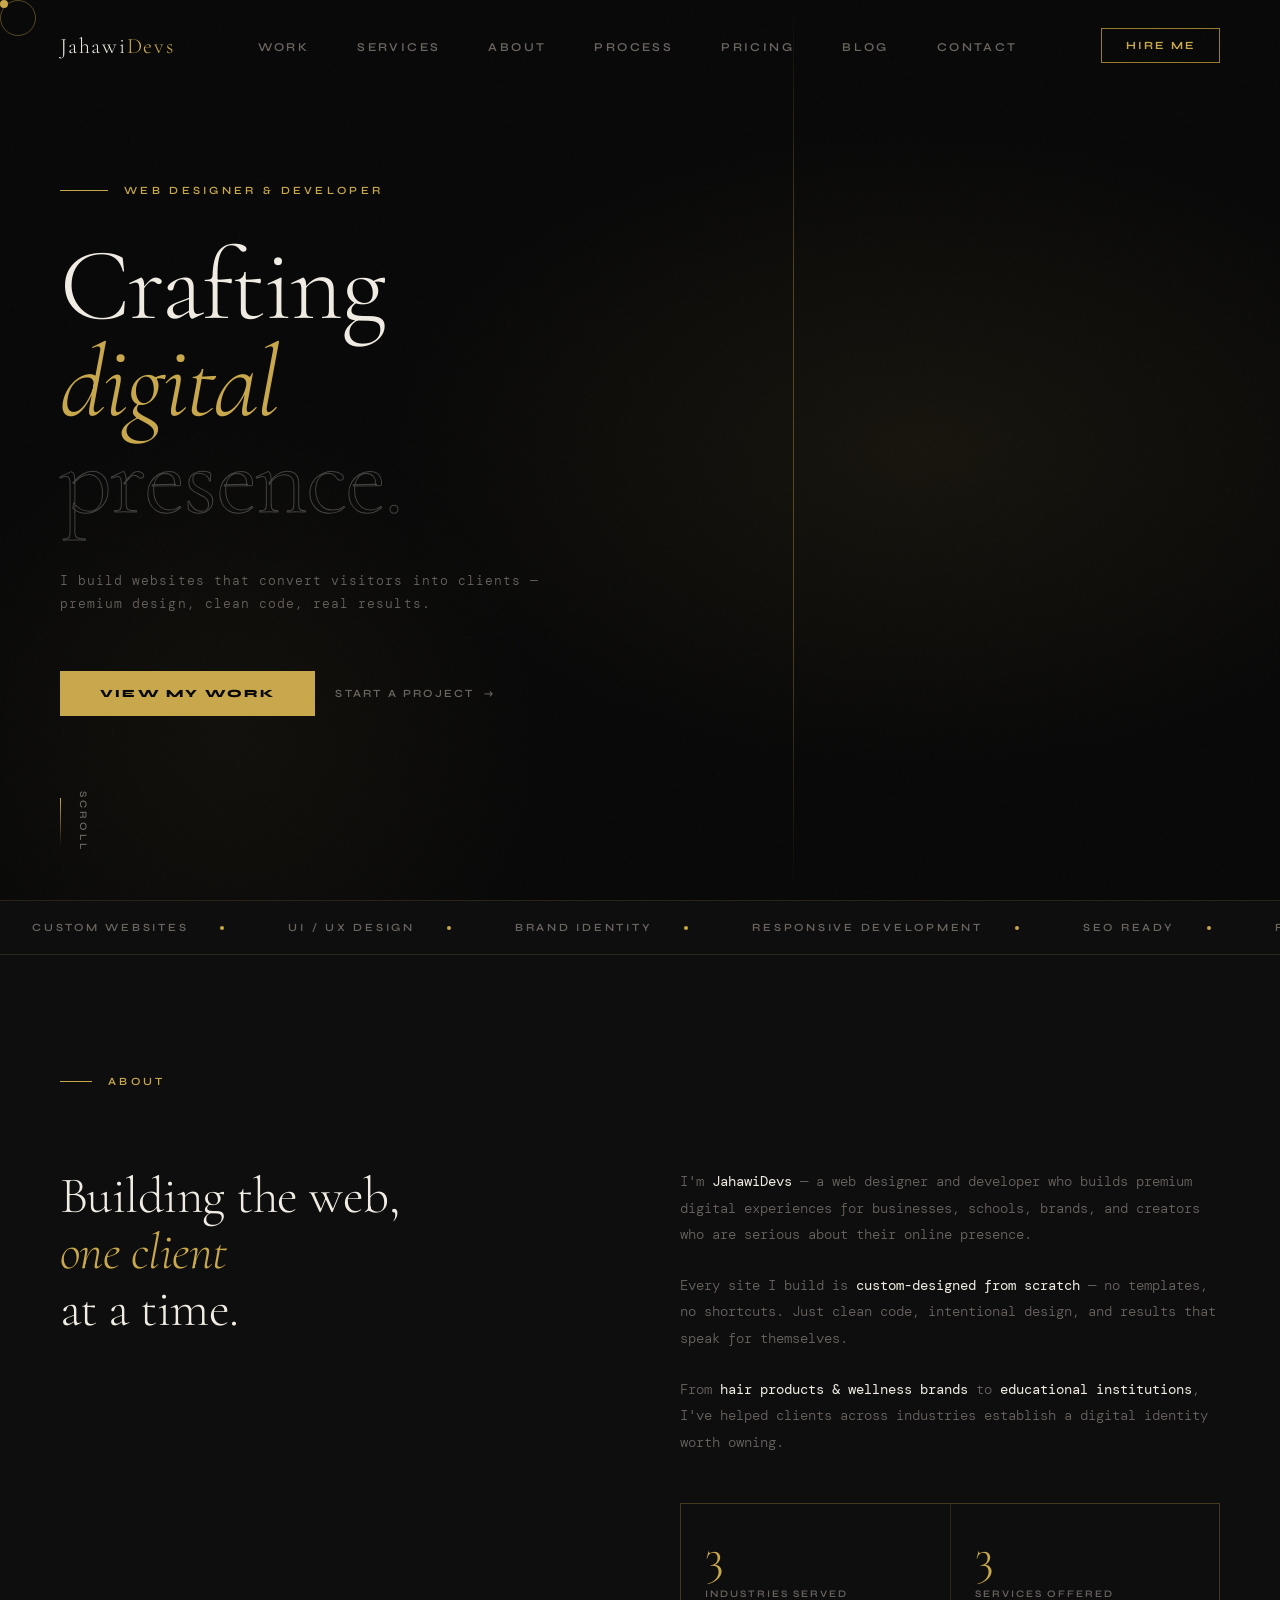
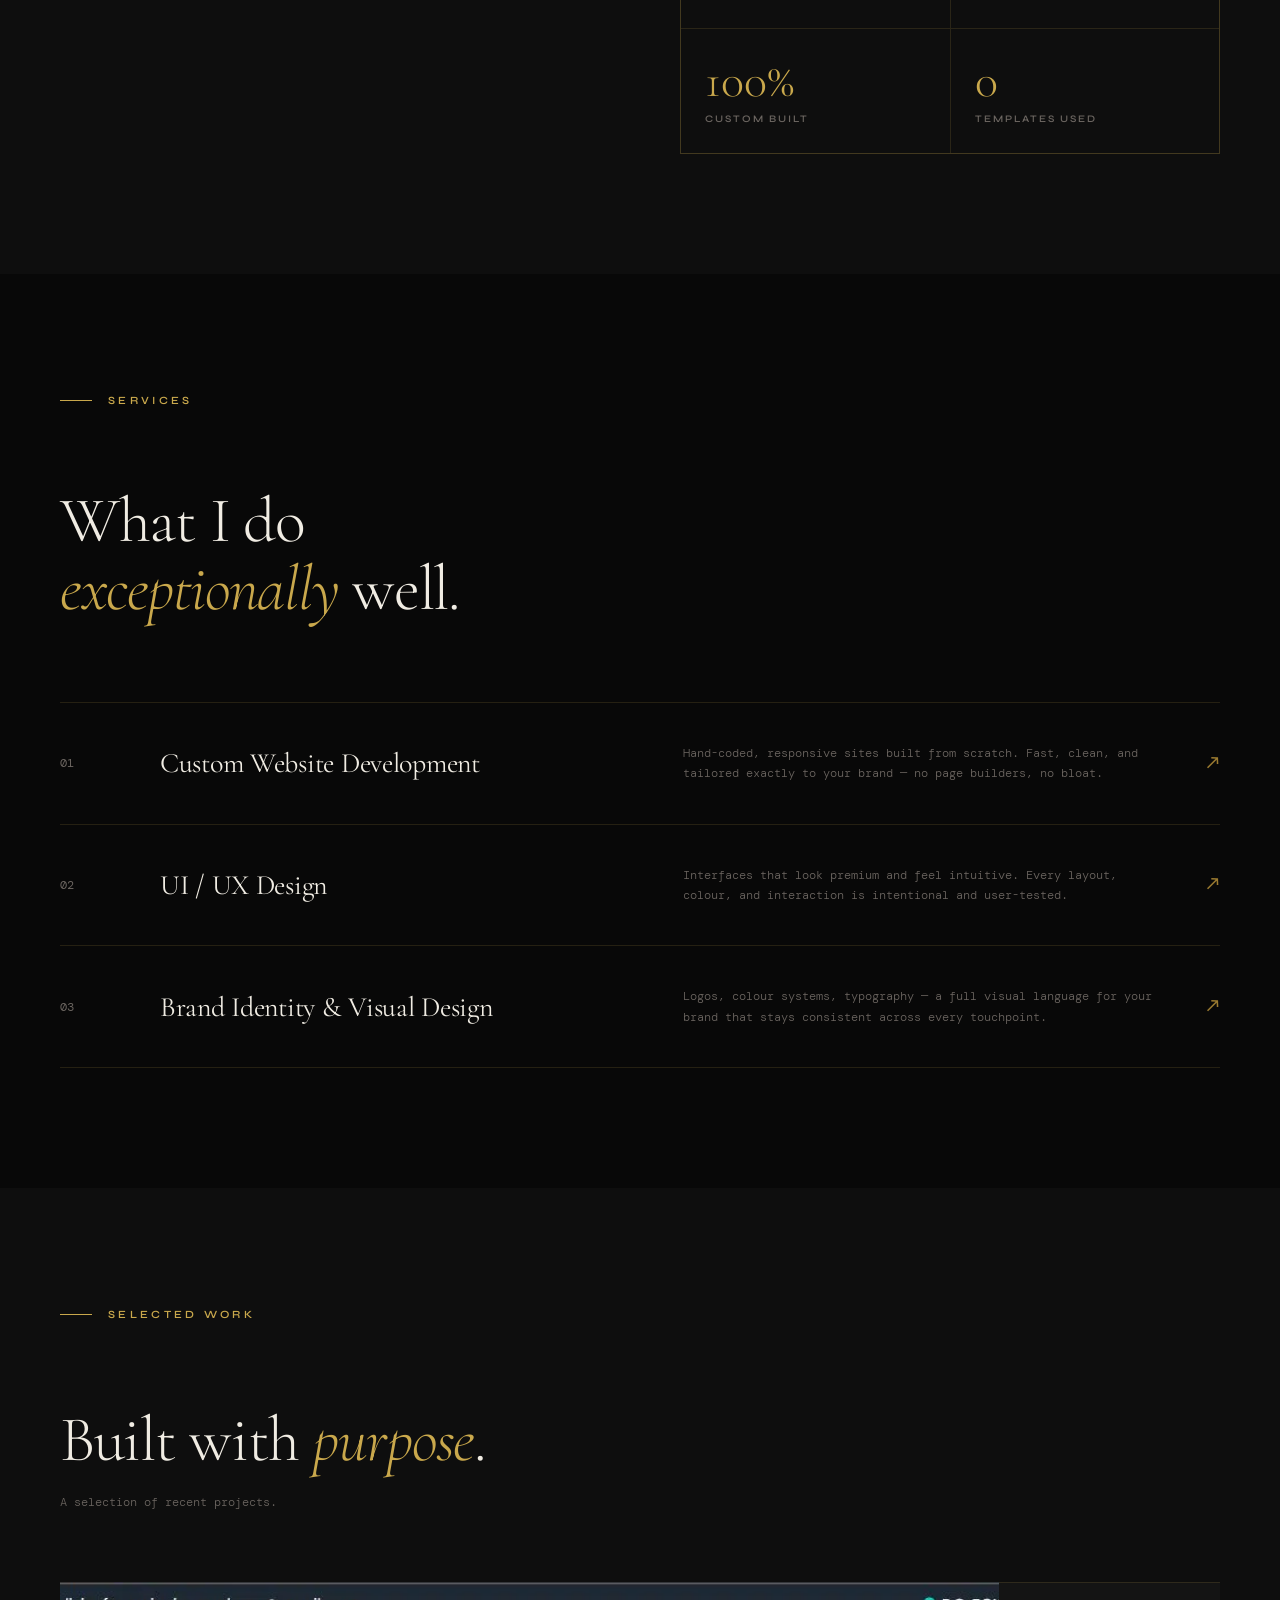
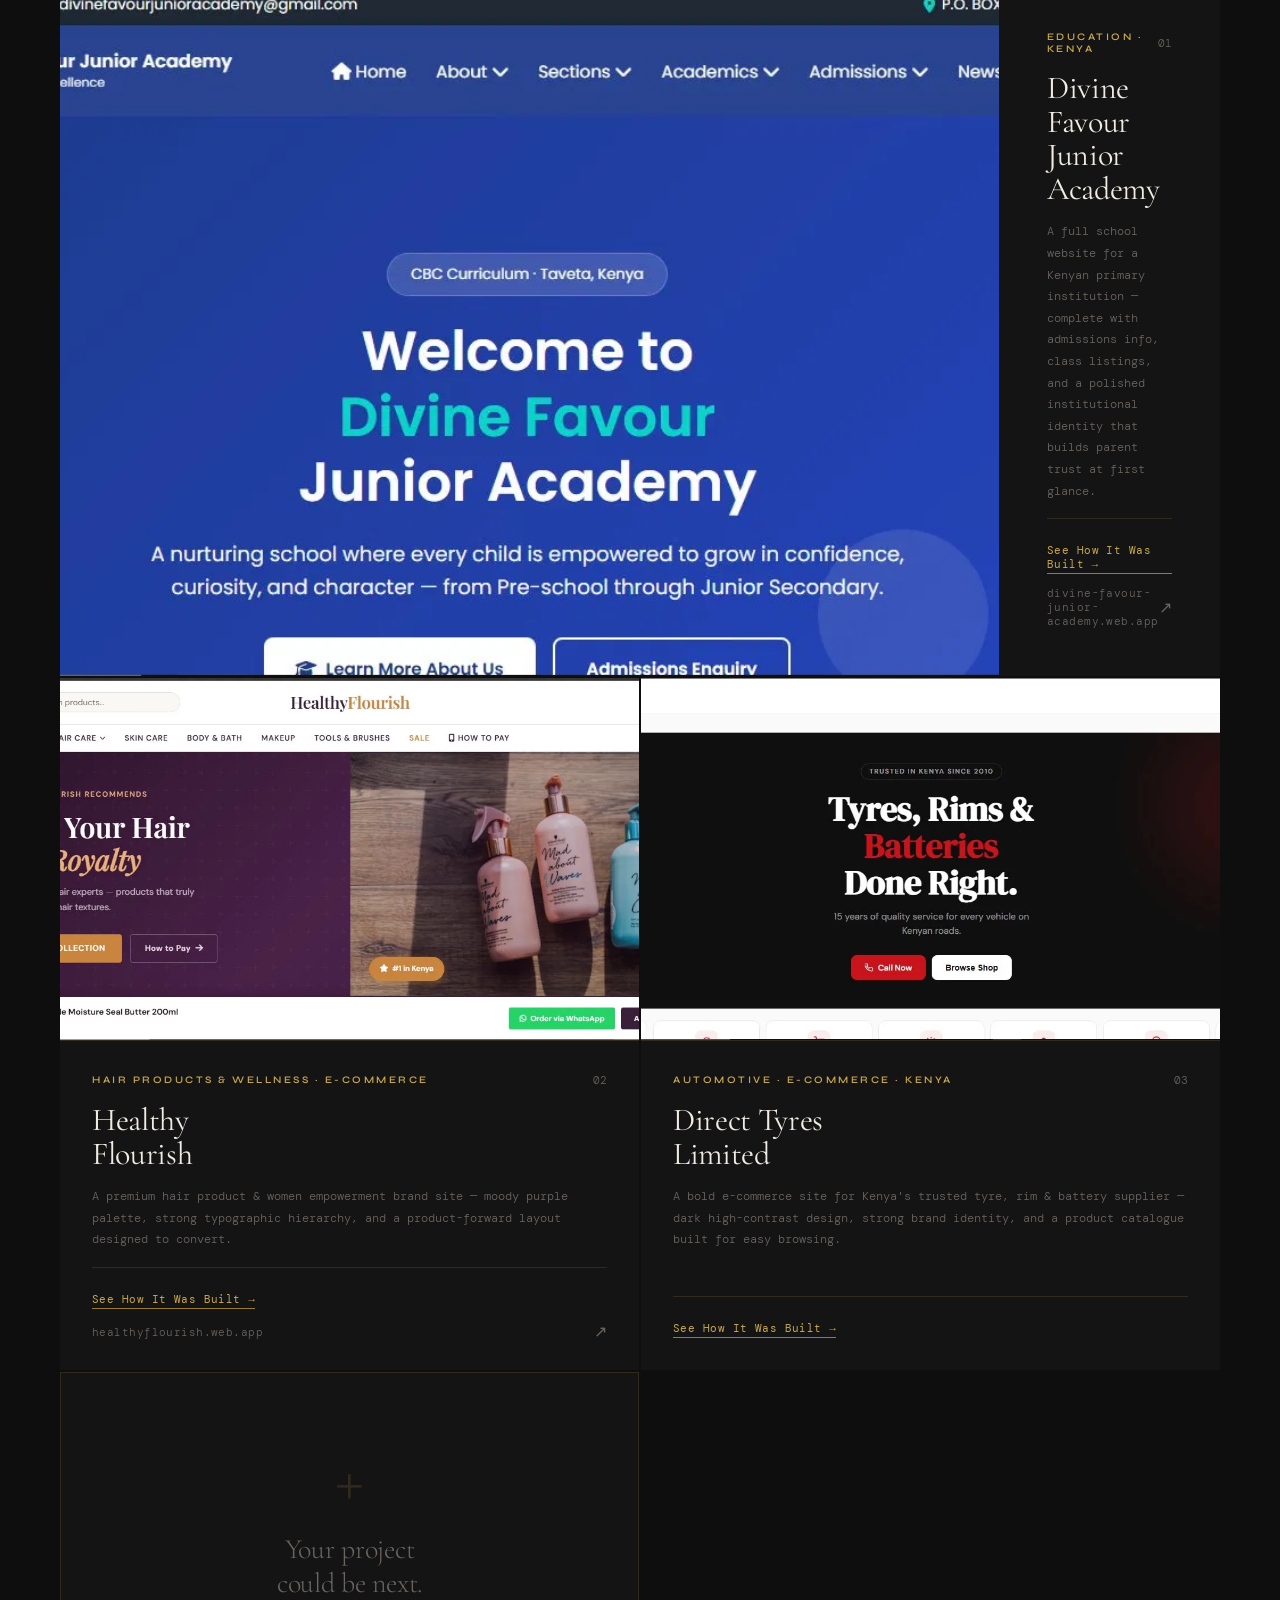
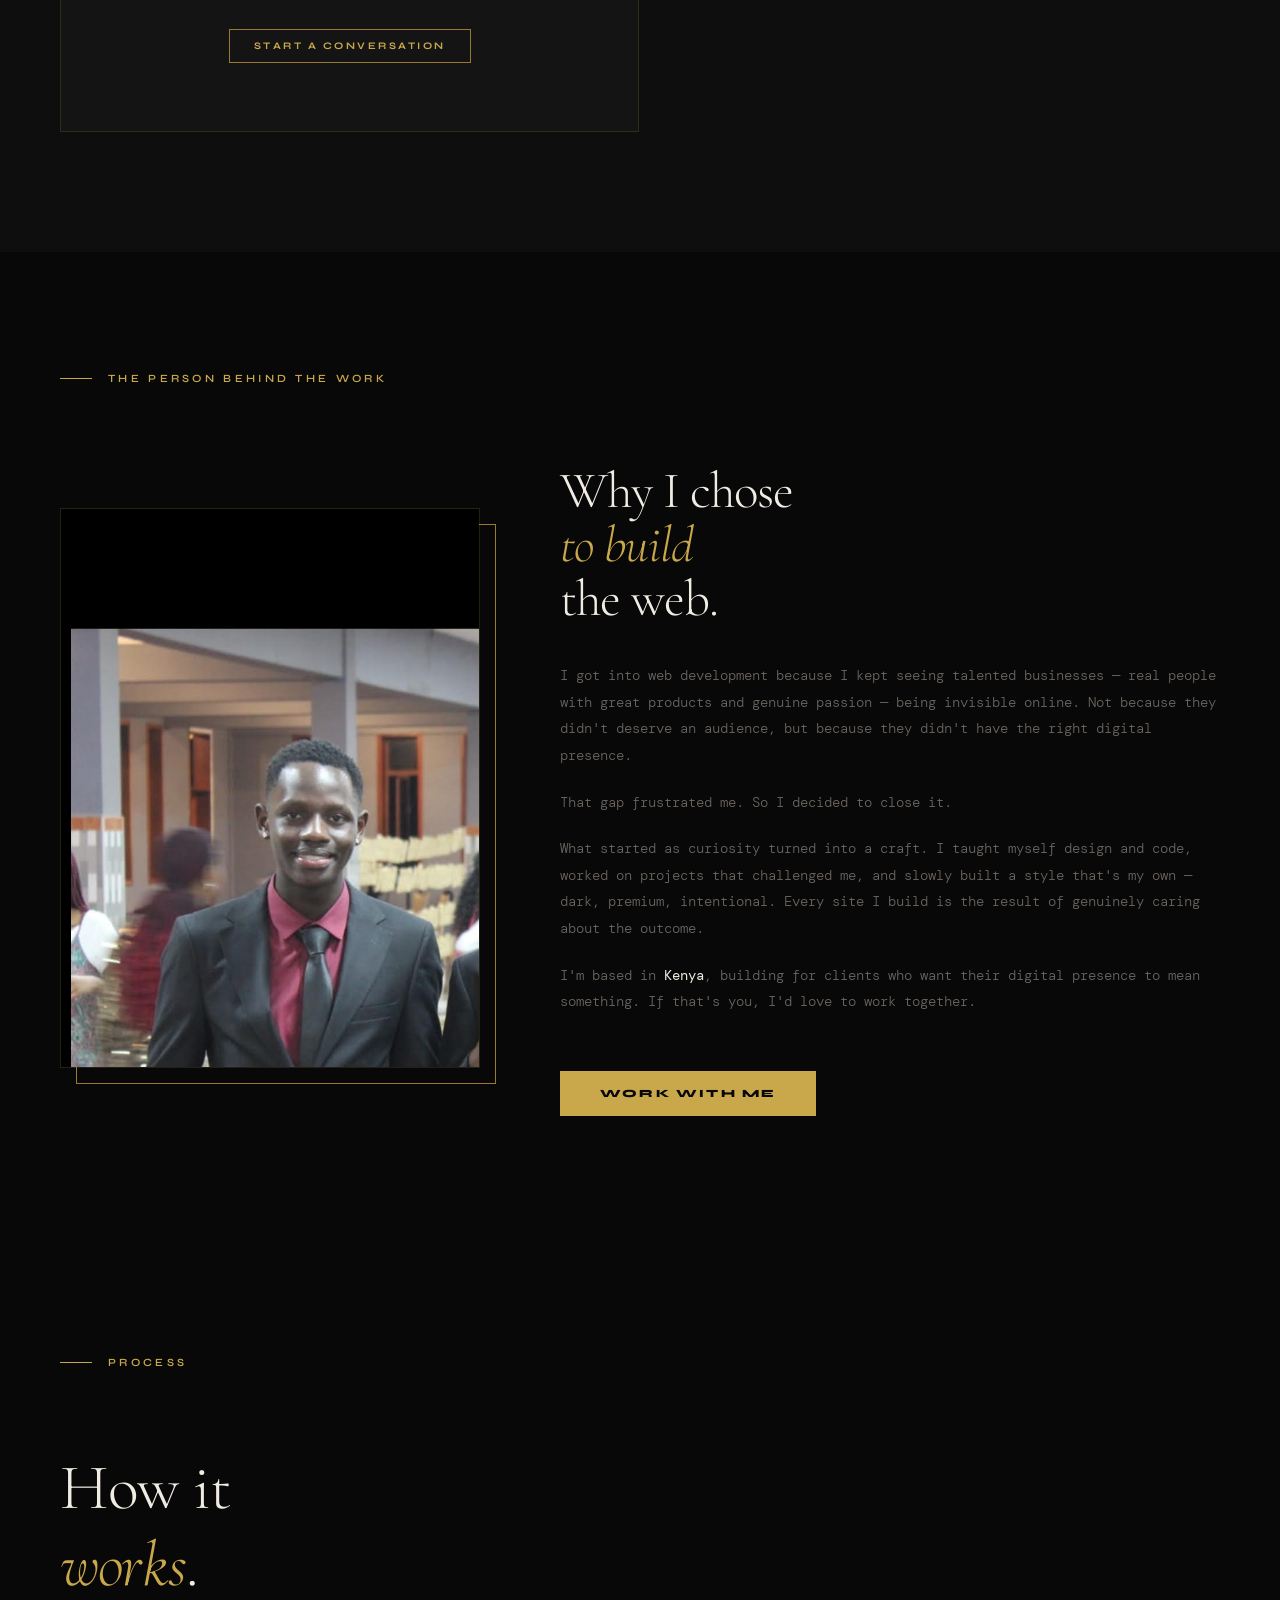
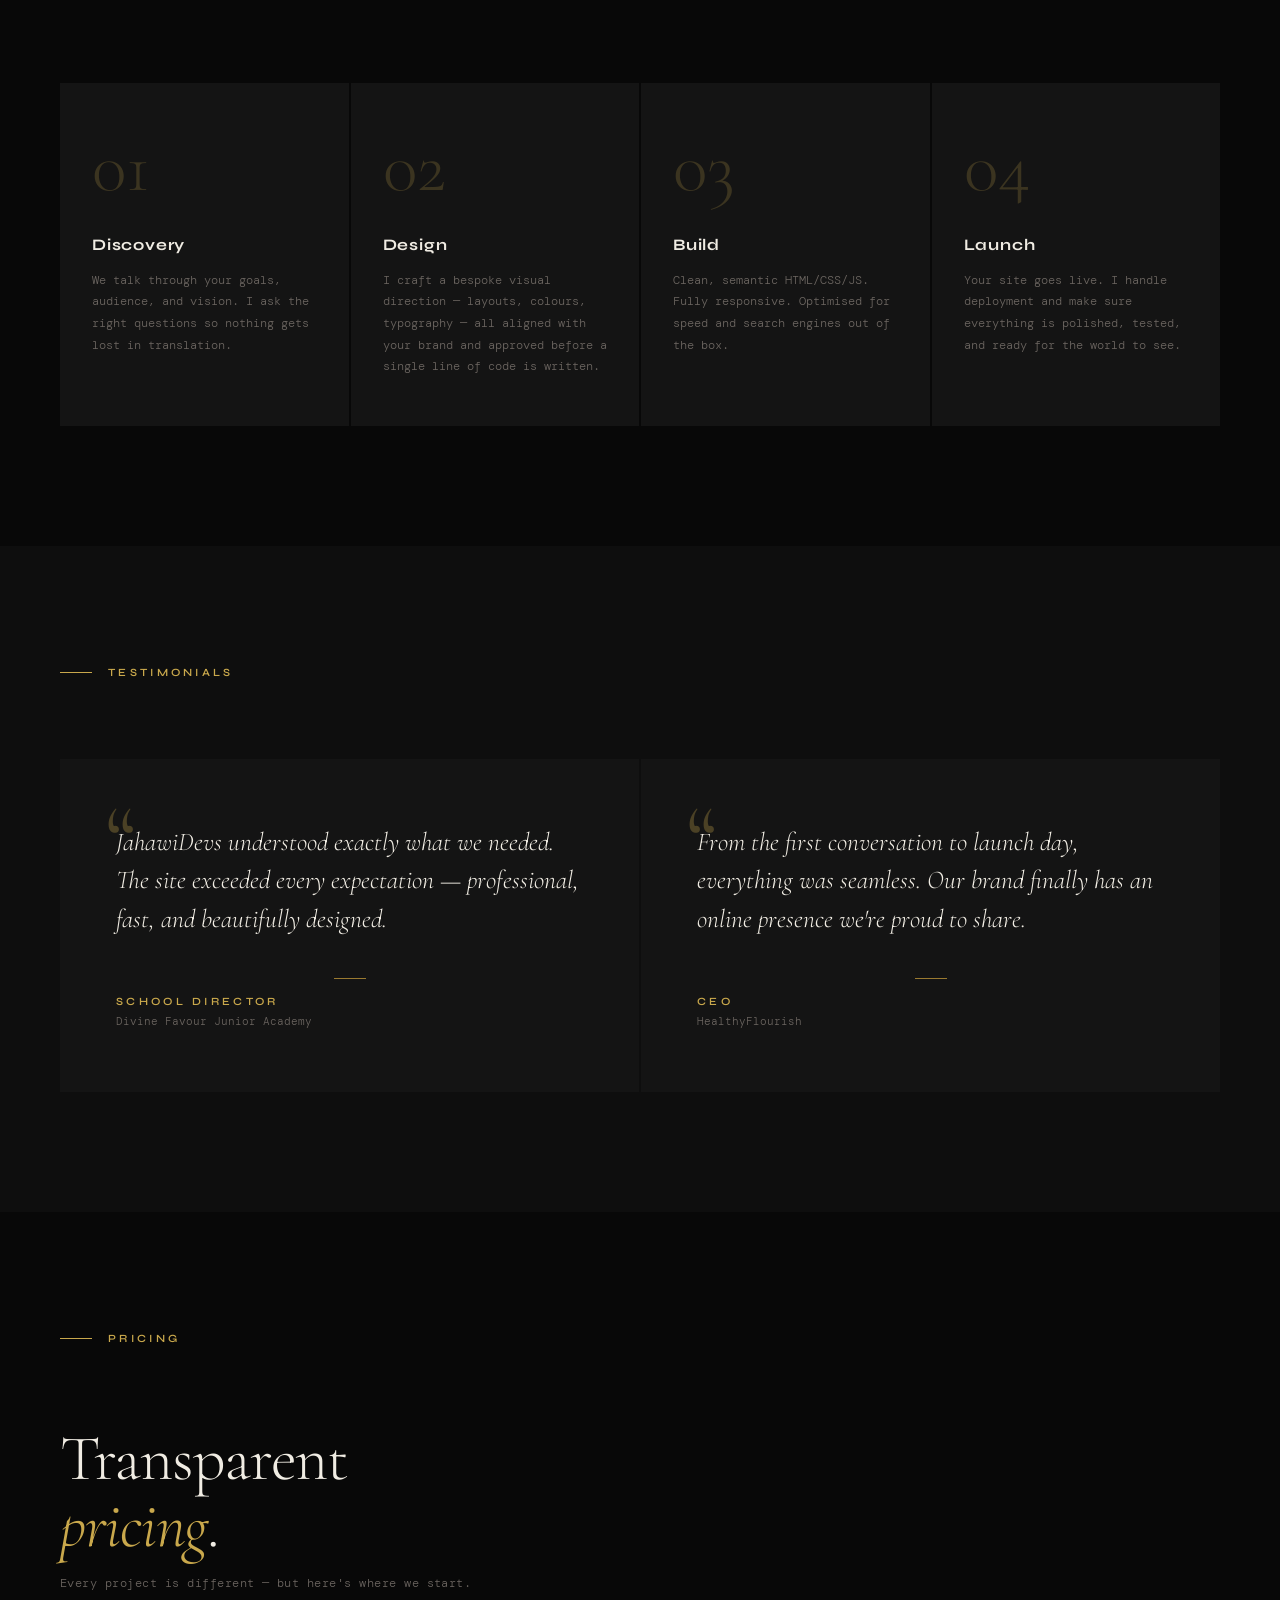
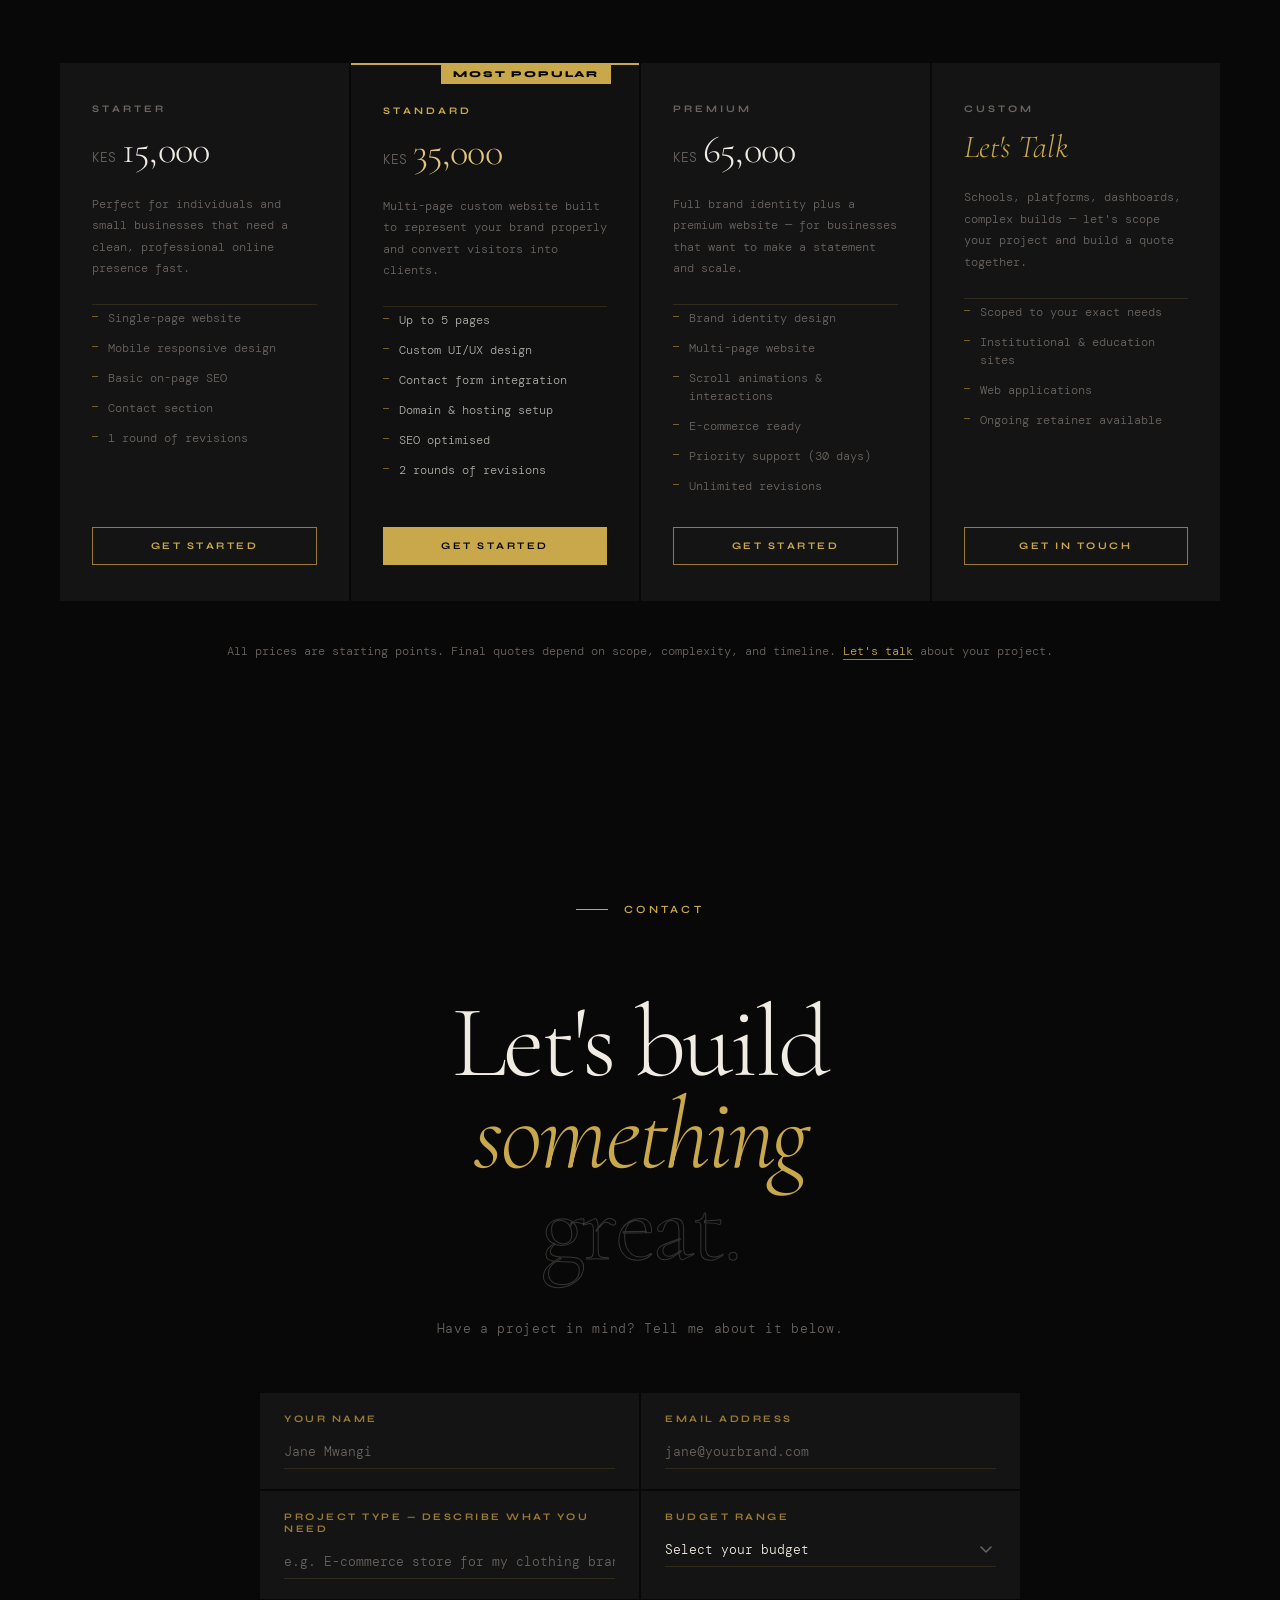
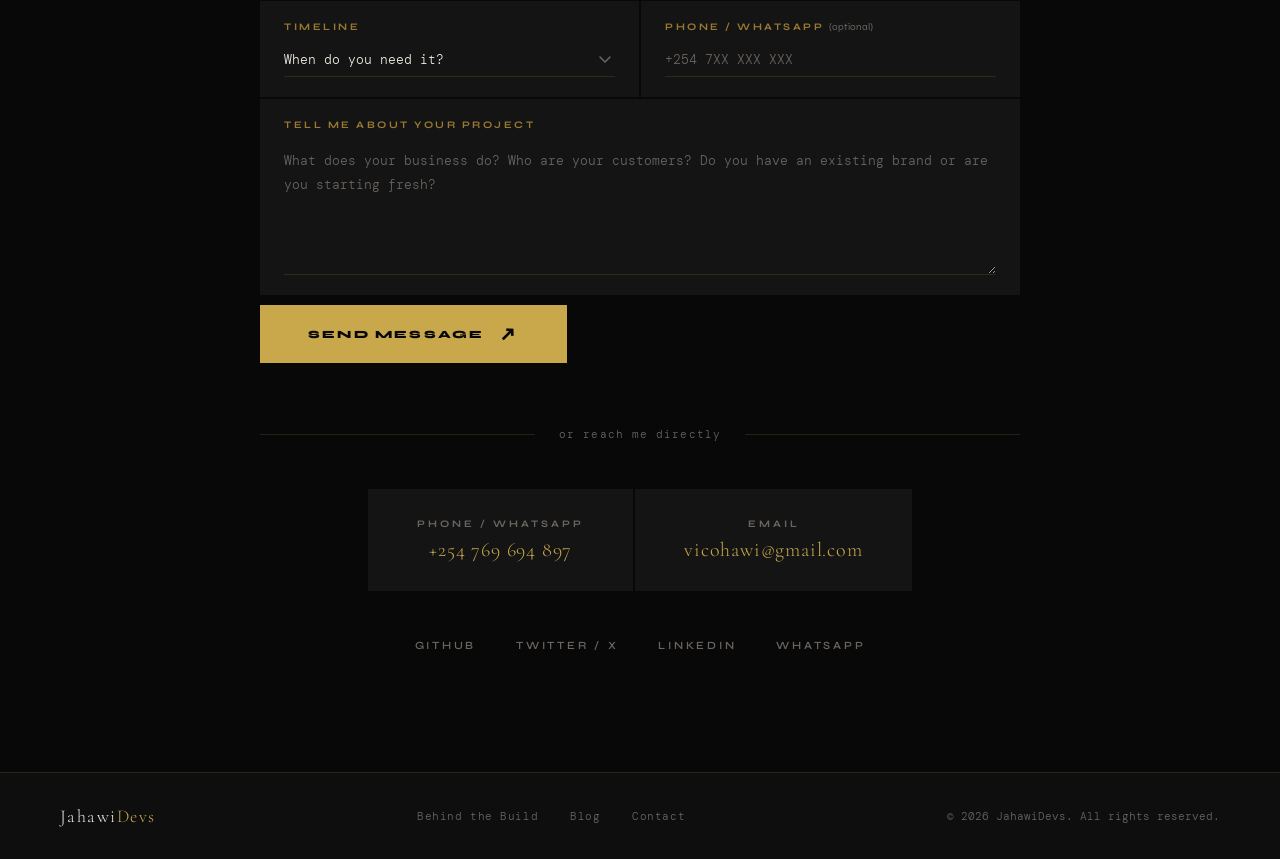
<file: index.html>
<!doctype html>
<html lang="en">
  <head>
    <meta charset="UTF-8" />
    <meta name="viewport" content="width=device-width, initial-scale=1.0" />
    <title>JahawiDevs — Web Design &amp; Development in Kenya</title>
    <meta
      name="description"
      content="JahawiDevs builds premium custom websites for Kenyan businesses, schools, and brands. Hand-coded, mobile-first, SEO-ready — no templates, no shortcuts."
    />
    <meta
      name="keywords"
      content="web design Kenya, web developer Nairobi, custom website Kenya, website design Nairobi, JahawiDevs"
    />
    <link rel="canonical" href="https://jahawidevs.web.app/" />
    <meta property="og:type" content="website" />
    <meta property="og:url" content="https://jahawidevs.web.app/" />
    <meta
      property="og:title"
      content="JahawiDevs — Premium Web Design &amp; Development"
    />
    <meta
      property="og:description"
      content="Custom websites for businesses, schools, and brands in Kenya."
    />
    <meta
      property="og:image"
      content="https://jahawidevs.web.app/images/og-cover.png"
    />
    <meta property="og:site_name" content="JahawiDevs" />
    <meta property="og:locale" content="en_KE" />
    <meta name="twitter:card" content="summary_large_image" />
    <meta
      name="twitter:title"
      content="JahawiDevs — Premium Web Design &amp; Development"
    />
    <meta
      name="twitter:description"
      content="Custom websites for businesses, schools, and brands in Kenya."
    />
    <meta
      name="twitter:image"
      content="https://jahawidevs.web.app/images/og-cover.png"
    />
    <link rel="icon" type="image/svg+xml" href="favicon.svg" />
    <link rel="icon" type="image/png" sizes="32x32" href="favicon-32.png" />
    <link rel="apple-touch-icon" href="apple-touch-icon.png" />
    <link rel="manifest" href="site.webmanifest" />
    <meta name="theme-color" content="#c9a84c" />
    <link rel="preconnect" href="https://fonts.googleapis.com" />
    <link rel="preconnect" href="https://fonts.gstatic.com" crossorigin />
    <link
      href="https://fonts.googleapis.com/css2?family=Cormorant+Garamond:ital,wght@0,300;0,400;0,600;1,300;1,400&family=Syne:wght@400;600;700;800&family=DM+Mono:wght@300;400&display=swap"
      rel="stylesheet"
    />
    <link rel="stylesheet" href="style.css" />
  </head>
  <body>
    <div class="cursor" id="cursor"></div>
    <div class="cursor-ring" id="cursorRing"></div>

    <!-- MOBILE NAV -->
    <div class="nav-mobile-menu" id="mobileMenu">
      <button class="nav-mobile-close" id="mobileClose">✕</button>
      <a href="#work" class="mobile-link">Work</a>
      <a href="#services" class="mobile-link">Services</a>
      <a href="#about-me" class="mobile-link">About</a>
      <a href="#process" class="mobile-link">Process</a>
      <a href="#pricing" class="mobile-link">Pricing</a>
      <a href="blog/index.html" class="mobile-link">Blog</a>
      <a href="#contact" class="mobile-link">Contact</a>
    </div>

    <!-- NAV -->
    <nav id="nav">
      <a href="#" class="nav-logo">Jahawi<span>Devs</span></a>
      <ul class="nav-links">
        <li><a href="#work">Work</a></li>
        <li><a href="#services">Services</a></li>
        <li><a href="#about-me">About</a></li>
        <li><a href="#process">Process</a></li>
        <li><a href="#pricing">Pricing</a></li>
        <li><a href="blog/index.html">Blog</a></li>
        <li><a href="#contact">Contact</a></li>
      </ul>
      <a href="#contact" class="nav-cta">Hire Me</a>
      <button class="nav-hamburger" id="hamburger" aria-label="Open menu">
        <span></span><span></span><span></span>
      </button>
    </nav>

    <!-- HERO -->
    <section class="hero" id="home">
      <div class="hero-bg"></div>
      <div class="hero-line"></div>
      <div class="hero-content">
        <div class="hero-eyebrow">
          <span>Web Designer &amp; Developer</span>
        </div>
        <h1 class="hero-title">
          Crafting<br /><em>digital</em><br /><span class="outline"
            >presence.</span
          >
        </h1>
        <p class="hero-sub">
          I build websites that convert visitors into clients —<br />
          premium design, clean code, real results.
        </p>
        <div class="hero-actions">
          <a href="#work" class="btn-primary">View My Work</a>
          <a href="#contact" class="btn-ghost">Start a Project</a>
        </div>
      </div>
      <div class="hero-scroll">
        <div class="scroll-line"></div>
        <span class="scroll-text">Scroll</span>
      </div>
    </section>

    <!-- MARQUEE -->
    <div class="marquee-wrap">
      <div class="marquee-track">
        <div class="marquee-item">
          <span>Custom Websites</span><span class="marquee-dot"></span>
        </div>
        <div class="marquee-item">
          <span>UI / UX Design</span><span class="marquee-dot"></span>
        </div>
        <div class="marquee-item">
          <span>Brand Identity</span><span class="marquee-dot"></span>
        </div>
        <div class="marquee-item">
          <span>Responsive Development</span><span class="marquee-dot"></span>
        </div>
        <div class="marquee-item">
          <span>SEO Ready</span><span class="marquee-dot"></span>
        </div>
        <div class="marquee-item">
          <span>Fast Delivery</span><span class="marquee-dot"></span>
        </div>
        <div class="marquee-item">
          <span>Custom Websites</span><span class="marquee-dot"></span>
        </div>
        <div class="marquee-item">
          <span>UI / UX Design</span><span class="marquee-dot"></span>
        </div>
        <div class="marquee-item">
          <span>Brand Identity</span><span class="marquee-dot"></span>
        </div>
        <div class="marquee-item">
          <span>Responsive Development</span><span class="marquee-dot"></span>
        </div>
        <div class="marquee-item">
          <span>SEO Ready</span><span class="marquee-dot"></span>
        </div>
        <div class="marquee-item">
          <span>Fast Delivery</span><span class="marquee-dot"></span>
        </div>
      </div>
    </div>

    <!-- ABOUT — id fixed to "about-me" so nav anchor works -->
    <section class="about" id="about-me">
      <div class="section-label reveal"><span>About</span></div>
      <div class="about-grid">
        <div class="reveal">
          <h2 class="about-heading">
            Building the web,<br /><em>one client</em><br />at a time.
          </h2>
        </div>
        <div class="about-body reveal">
          <p>
            I'm <strong>JahawiDevs</strong> — a web designer and developer who
            builds premium digital experiences for businesses, schools, brands,
            and creators who are serious about their online presence.
          </p>
          <p>
            Every site I build is
            <strong>custom-designed from scratch</strong> — no templates, no
            shortcuts. Just clean code, intentional design, and results that
            speak for themselves.
          </p>
          <p>
            From <strong>hair products &amp; wellness brands</strong> to
            <strong>educational institutions</strong>, I've helped clients
            across industries establish a digital identity worth owning.
          </p>
          <div class="about-stats">
            <div class="stat">
              <span class="stat-num">3</span
              ><span class="stat-label">Industries Served</span>
            </div>
            <div class="stat">
              <span class="stat-num">3</span
              ><span class="stat-label">Services Offered</span>
            </div>
            <div class="stat">
              <span class="stat-num">100%</span
              ><span class="stat-label">Custom Built</span>
            </div>
            <div class="stat">
              <span class="stat-num">0</span
              ><span class="stat-label">Templates Used</span>
            </div>
          </div>
        </div>
      </div>
    </section>

    <!-- SERVICES -->
    <section class="services" id="services">
      <div class="section-label reveal"><span>Services</span></div>
      <h2 class="services-heading reveal">
        What I do<br /><em>exceptionally</em> well.
      </h2>
      <div class="services-list">
        <div class="service-item reveal">
          <span class="service-num">01</span>
          <span class="service-name">Custom Website Development</span>
          <span class="service-desc"
            >Hand-coded, responsive sites built from scratch. Fast, clean, and
            tailored exactly to your brand — no page builders, no bloat.</span
          >
          <span class="service-arrow">↗</span>
        </div>
        <div class="service-item reveal">
          <span class="service-num">02</span>
          <span class="service-name">UI / UX Design</span>
          <span class="service-desc"
            >Interfaces that look premium and feel intuitive. Every layout,
            colour, and interaction is intentional and user-tested.</span
          >
          <span class="service-arrow">↗</span>
        </div>
        <div class="service-item reveal">
          <span class="service-num">03</span>
          <span class="service-name">Brand Identity &amp; Visual Design</span>
          <span class="service-desc"
            >Logos, colour systems, typography — a full visual language for your
            brand that stays consistent across every touchpoint.</span
          >
          <span class="service-arrow">↗</span>
        </div>
      </div>
    </section>

    <!-- WORK -->
    <section class="work" id="work">
      <div class="section-label reveal"><span>Selected Work</span></div>
      <div class="work-header">
        <h2 class="work-heading reveal">Built with <em>purpose</em>.</h2>
        <p class="work-sub reveal">A selection of recent projects.</p>
      </div>
      <div class="projects-grid">
        <!-- Divine Favour Junior Academy -->
        <article class="project-card reveal">
          <a
            href="https://divine-favour-junior-academy.web.app/"
            target="_blank"
            rel="noopener"
            class="project-image-link"
          >
            <div class="project-image">
              <img
                src="images/divine-favour.png"
                alt="Divine Favour Junior Academy — school website built by JahawiDevs"
                loading="lazy"
              />
              <div class="project-image-overlay">
                <span class="view-label">Visit Site ↗</span>
              </div>
            </div>
          </a>
          <div class="project-meta">
            <div class="project-meta-top">
              <span class="project-tag">Education · Kenya</span>
              <span class="project-num">01</span>
            </div>
            <h3 class="project-title">Divine Favour<br />Junior Academy</h3>
            <p class="project-desc">
              A full school website for a Kenyan primary institution — complete
              with admissions info, class listings, and a polished institutional
              identity that builds parent trust at first glance.
            </p>
            <div class="project-footer">
              <a
                href="case-studies/divine-favour.html"
                class="project-link case-study-link"
              >
                <span>See How It Was Built →</span>
                <span class="project-link-arrow"></span>
              </a>
              <a
                href="https://divine-favour-junior-academy.web.app/"
                target="_blank"
                rel="noopener"
                class="project-link"
                style="margin-top: 8px"
              >
                <span>divine-favour-junior-academy.web.app</span>
                <span class="project-link-arrow">↗</span>
              </a>
            </div>
          </div>
        </article>

        <!-- HealthyFlourish -->
        <article class="project-card reveal">
          <a
            href="https://healthyflourish.web.app/"
            target="_blank"
            rel="noopener"
            class="project-image-link"
          >
            <div class="project-image">
              <img
                src="images/healthy-flourish.png"
                alt="HealthyFlourish — premium hair and wellness brand website by JahawiDevs"
                loading="lazy"
              />
              <div class="project-image-overlay">
                <span class="view-label">Visit Site ↗</span>
              </div>
            </div>
          </a>
          <div class="project-meta">
            <div class="project-meta-top">
              <span class="project-tag"
                >Hair Products &amp; Wellness · E-commerce</span
              >
              <span class="project-num">02</span>
            </div>
            <h3 class="project-title">Healthy<br />Flourish</h3>
            <p class="project-desc">
              A premium hair product &amp; women empowerment brand site — moody
              purple palette, strong typographic hierarchy, and a
              product-forward layout designed to convert.
            </p>
            <div class="project-footer">
              <a
                href="case-studies/healthyflourish.html"
                class="project-link case-study-link"
              >
                <span>See How It Was Built →</span>
                <span class="project-link-arrow"></span>
              </a>
              <a
                href="https://healthyflourish.web.app/"
                target="_blank"
                rel="noopener"
                class="project-link"
                style="margin-top: 8px"
              >
                <span>healthyflourish.web.app</span>
                <span class="project-link-arrow">↗</span>
              </a>
            </div>
          </div>
        </article>

        <!-- Direct Tyres Limited -->
        <article class="project-card reveal">
          <div class="project-image project-image-no-link">
            <img
              src="images/direct-tyres.png"
              alt="Direct Tyres Limited — automotive e-commerce website by JahawiDevs"
              loading="lazy"
            />
          </div>
          <div class="project-meta">
            <div class="project-meta-top">
              <span class="project-tag">Automotive · E-commerce · Kenya</span>
              <span class="project-num">03</span>
            </div>
            <h3 class="project-title">Direct Tyres<br />Limited</h3>
            <p class="project-desc">
              A bold e-commerce site for Kenya's trusted tyre, rim &amp; battery
              supplier — dark high-contrast design, strong brand identity, and a
              product catalogue built for easy browsing.
            </p>
            <div class="project-footer">
              <a
                href="case-studies/direct_tyres.html"
                class="project-link case-study-link"
              >
                <span>See How It Was Built →</span>
                <span class="project-link-arrow"></span>
              </a>
            </div>
          </div>
        </article>

        <!-- Next project CTA -->
        <article class="project-card project-cta reveal">
          <div class="project-cta-inner">
            <div class="project-cta-icon">+</div>
            <p class="project-cta-text">Your project<br />could be next.</p>
            <a href="#contact" class="project-cta-btn">Start a Conversation</a>
          </div>
        </article>
      </div>
    </section>

    <!-- ABOUT ME (personal story) -->
    <section class="about-me" id="about-personal">
      <div class="section-label reveal">
        <span>The Person Behind the Work</span>
      </div>
      <div class="about-me-grid">
        <div class="about-me-photo reveal">
          <div class="about-me-photo-frame">
            <img
              src="images/profile.jpg"
              alt="JahawiDevs — Web Designer &amp; Developer based in Kenya"
            />
            <div class="about-me-photo-accent"></div>
          </div>
        </div>
        <div class="about-me-content reveal">
          <h2 class="about-me-heading">
            Why I chose<br /><em>to build</em><br />the web.
          </h2>
          <div class="about-me-body">
            <p>
              I got into web development because I kept seeing talented
              businesses — real people with great products and genuine passion —
              being invisible online. Not because they didn't deserve an
              audience, but because they didn't have the right digital presence.
            </p>
            <p>That gap frustrated me. So I decided to close it.</p>
            <p>
              What started as curiosity turned into a craft. I taught myself
              design and code, worked on projects that challenged me, and slowly
              built a style that's my own — dark, premium, intentional. Every
              site I build is the result of genuinely caring about the outcome.
            </p>
            <p>
              I'm based in <strong>Kenya</strong>, building for clients who want
              their digital presence to mean something. If that's you, I'd love
              to work together.
            </p>
          </div>
          <a
            href="#contact"
            class="btn-primary"
            style="display: inline-block; margin-top: 36px"
            >Work With Me</a
          >
        </div>
      </div>
    </section>

    <!-- PROCESS -->
    <section class="process" id="process">
      <div class="section-label reveal"><span>Process</span></div>
      <h2 class="process-heading reveal">How it<br /><em>works</em>.</h2>
      <div class="process-steps">
        <div class="process-step reveal">
          <div class="step-num">01</div>
          <div class="step-title">Discovery</div>
          <p class="step-desc">
            We talk through your goals, audience, and vision. I ask the right
            questions so nothing gets lost in translation.
          </p>
        </div>
        <div class="process-step reveal">
          <div class="step-num">02</div>
          <div class="step-title">Design</div>
          <p class="step-desc">
            I craft a bespoke visual direction — layouts, colours, typography —
            all aligned with your brand and approved before a single line of
            code is written.
          </p>
        </div>
        <div class="process-step reveal">
          <div class="step-num">03</div>
          <div class="step-title">Build</div>
          <p class="step-desc">
            Clean, semantic HTML/CSS/JS. Fully responsive. Optimised for speed
            and search engines out of the box.
          </p>
        </div>
        <div class="process-step reveal">
          <div class="step-num">04</div>
          <div class="step-title">Launch</div>
          <p class="step-desc">
            Your site goes live. I handle deployment and make sure everything is
            polished, tested, and ready for the world to see.
          </p>
        </div>
      </div>
    </section>

    <!-- TESTIMONIALS -->
    <section class="testimonials-section">
      <div class="section-label reveal"><span>Testimonials</span></div>
      <div class="testimonials-grid">
        <div class="testimonial-card reveal">
          <p class="testimonial-quote">
            JahawiDevs understood exactly what we needed. The site exceeded
            every expectation — professional, fast, and beautifully designed.
          </p>
          <div class="testimonial-divider"></div>
          <p class="testimonial-author">School Director</p>
          <p class="testimonial-role">Divine Favour Junior Academy</p>
        </div>
        <div class="testimonial-card reveal">
          <p class="testimonial-quote">
            From the first conversation to launch day, everything was seamless.
            Our brand finally has an online presence we're proud to share.
          </p>
          <div class="testimonial-divider"></div>
          <p class="testimonial-author">CEO</p>
          <p class="testimonial-role">HealthyFlourish</p>
        </div>
      </div>
    </section>

    <!-- PRICING -->
    <section class="pricing" id="pricing">
      <div class="section-label reveal"><span>Pricing</span></div>
      <h2 class="pricing-heading reveal">Transparent<br /><em>pricing</em>.</h2>
      <p class="pricing-sub reveal">
        Every project is different — but here's where we start.
      </p>
      <div class="pricing-grid">
        <div class="pricing-card reveal">
          <div class="pricing-card-top">
            <span class="pricing-tier">Starter</span>
            <div class="pricing-amount">
              <span class="pricing-currency">KES</span
              ><span class="pricing-num">15,000</span>
            </div>
          </div>
          <p class="pricing-desc">
            Perfect for individuals and small businesses that need a clean,
            professional online presence fast.
          </p>
          <ul class="pricing-features">
            <li>Single-page website</li>
            <li>Mobile responsive design</li>
            <li>Basic on-page SEO</li>
            <li>Contact section</li>
            <li>1 round of revisions</li>
          </ul>
          <a href="#contact" class="pricing-cta">Get Started</a>
        </div>
        <div class="pricing-card pricing-card-featured reveal">
          <div class="pricing-badge">Most Popular</div>
          <div class="pricing-card-top">
            <span class="pricing-tier">Standard</span>
            <div class="pricing-amount">
              <span class="pricing-currency">KES</span
              ><span class="pricing-num">35,000</span>
            </div>
          </div>
          <p class="pricing-desc">
            Multi-page custom website built to represent your brand properly and
            convert visitors into clients.
          </p>
          <ul class="pricing-features">
            <li>Up to 5 pages</li>
            <li>Custom UI/UX design</li>
            <li>Contact form integration</li>
            <li>Domain &amp; hosting setup</li>
            <li>SEO optimised</li>
            <li>2 rounds of revisions</li>
          </ul>
          <a href="#contact" class="pricing-cta pricing-cta-featured"
            >Get Started</a
          >
        </div>
        <div class="pricing-card reveal">
          <div class="pricing-card-top">
            <span class="pricing-tier">Premium</span>
            <div class="pricing-amount">
              <span class="pricing-currency">KES</span
              ><span class="pricing-num">65,000</span>
            </div>
          </div>
          <p class="pricing-desc">
            Full brand identity plus a premium website — for businesses that
            want to make a statement and scale.
          </p>
          <ul class="pricing-features">
            <li>Brand identity design</li>
            <li>Multi-page website</li>
            <li>Scroll animations &amp; interactions</li>
            <li>E-commerce ready</li>
            <li>Priority support (30 days)</li>
            <li>Unlimited revisions</li>
          </ul>
          <a href="#contact" class="pricing-cta">Get Started</a>
        </div>
        <div class="pricing-card pricing-card-custom reveal">
          <div class="pricing-card-top">
            <span class="pricing-tier">Custom</span>
            <div class="pricing-amount pricing-amount-custom">
              <span class="pricing-num-custom">Let's Talk</span>
            </div>
          </div>
          <p class="pricing-desc">
            Schools, platforms, dashboards, complex builds — let's scope your
            project and build a quote together.
          </p>
          <ul class="pricing-features">
            <li>Scoped to your exact needs</li>
            <li>Institutional &amp; education sites</li>
            <li>Web applications</li>
            <li>Ongoing retainer available</li>
          </ul>
          <a href="#contact" class="pricing-cta">Get in Touch</a>
        </div>
      </div>
      <p class="pricing-note reveal">
        All prices are starting points. Final quotes depend on scope,
        complexity, and timeline. <a href="#contact">Let's talk</a> about your
        project.
      </p>
    </section>

    <!-- CONTACT -->
    <section class="contact" id="contact">
      <div class="section-label reveal" style="justify-content: center">
        <span>Contact</span>
      </div>
      <h2 class="contact-heading reveal">
        Let's build<br /><em>something</em><br /><span class="outline"
          >great.</span
        >
      </h2>
      <p class="contact-sub reveal">
        Have a project in mind? Tell me about it below.
      </p>

      <form class="contact-form reveal" id="contactForm" novalidate>
        <div class="form-row">
          <div class="form-group">
            <label for="name">Your Name</label>
            <input
              type="text"
              id="name"
              name="name"
              placeholder="Jane Mwangi"
              required
            />
          </div>
          <div class="form-group">
            <label for="email">Email Address</label>
            <input
              type="email"
              id="email"
              name="email"
              placeholder="jane@yourbrand.com"
              required
            />
          </div>
        </div>
        <div class="form-row">
          <div class="form-group">
            <label for="projectType"
              >Project Type — describe what you need</label
            >
            <input
              type="text"
              id="projectType"
              name="projectType"
              placeholder="e.g. E-commerce store for my clothing brand"
              required
            />
          </div>
          <div class="form-group">
            <label for="budget">Budget Range</label>
            <select id="budget" name="budget" required>
              <option value="" disabled selected>Select your budget</option>
              <option value="starter">KES 10,000 – 20,000 (Starter)</option>
              <option value="standard">KES 20,000 – 50,000 (Standard)</option>
              <option value="premium">KES 50,000 – 100,000 (Premium)</option>
              <option value="custom">KES 100,000+ (Custom / Enterprise)</option>
              <option value="discuss">I'd rather discuss</option>
            </select>
          </div>
        </div>
        <div class="form-row">
          <div class="form-group">
            <label for="timeline">Timeline</label>
            <select id="timeline" name="timeline">
              <option value="" disabled selected>When do you need it?</option>
              <option value="asap">As soon as possible</option>
              <option value="2weeks">Within 2 weeks</option>
              <option value="1month">Within a month</option>
              <option value="flexible">I'm flexible</option>
            </select>
          </div>
          <div class="form-group">
            <label for="phone"
              >Phone / WhatsApp
              <span class="form-optional">(optional)</span></label
            >
            <input
              type="tel"
              id="phone"
              name="phone"
              placeholder="+254 7XX XXX XXX"
            />
          </div>
        </div>
        <div class="form-group form-group-full">
          <label for="message">Tell me about your project</label>
          <textarea
            id="message"
            name="message"
            rows="5"
            placeholder="What does your business do? Who are your customers? Do you have an existing brand or are you starting fresh?"
            required
          ></textarea>
        </div>
        <button type="submit" class="form-submit" id="formSubmit">
          <span class="submit-text">Send Message</span>
          <span class="submit-arrow">↗</span>
        </button>
        <div class="form-success" id="formSuccess">
          <span class="success-icon">✓</span>
          <p>Message sent — I'll be in touch within 24 hours.</p>
        </div>
      </form>

      <div class="contact-divider reveal">
        <span>or reach me directly</span>
      </div>
      <div class="contact-methods reveal">
        <a
          href="https://wa.me/254769694897"
          target="_blank"
          rel="noopener"
          class="contact-method"
        >
          <span class="contact-method-label">Phone / WhatsApp</span>
          <span class="contact-method-value">+254 769 694 897</span>
        </a>
        <a
          href="https://mail.google.com/mail/?view=cm&amp;to=vicohawi@gmail.com"
          target="_blank"
          rel="noopener"
          class="contact-method"
        >
          <span class="contact-method-label">Email</span>
          <span class="contact-method-value">vicohawi@gmail.com</span>
        </a>
      </div>
      <div class="contact-links reveal">
        <a
          href="https://github.com/arise-ui"
          target="_blank"
          rel="noopener"
          class="contact-link"
          >GitHub</a
        >
        <a
          href="https://x.com/JahawiDevs"
          target="_blank"
          rel="noopener"
          class="contact-link"
          >Twitter / X</a
        >
        <a
          href="https://www.linkedin.com/in/victor-jahawi-5337a23a9/"
          target="_blank"
          rel="noopener"
          class="contact-link"
          >LinkedIn</a
        >
        <a
          href="https://wa.me/254769694897"
          target="_blank"
          rel="noopener"
          class="contact-link"
          >WhatsApp</a
        >
      </div>
    </section>

    <!-- FOOTER -->
    <footer>
      <a href="#" class="footer-logo">Jahawi<span>Devs</span></a>
      <nav class="footer-nav">
        <a href="case-studies/divine-favour.html">Behind the Build</a>
        <a href="blog/index.html">Blog</a>
        <a href="#contact">Contact</a>
      </nav>
      <p class="footer-copy">© 2026 JahawiDevs. All rights reserved.</p>
    </footer>

    <script src="script.js"></script>
  </body>
</html>
</file>
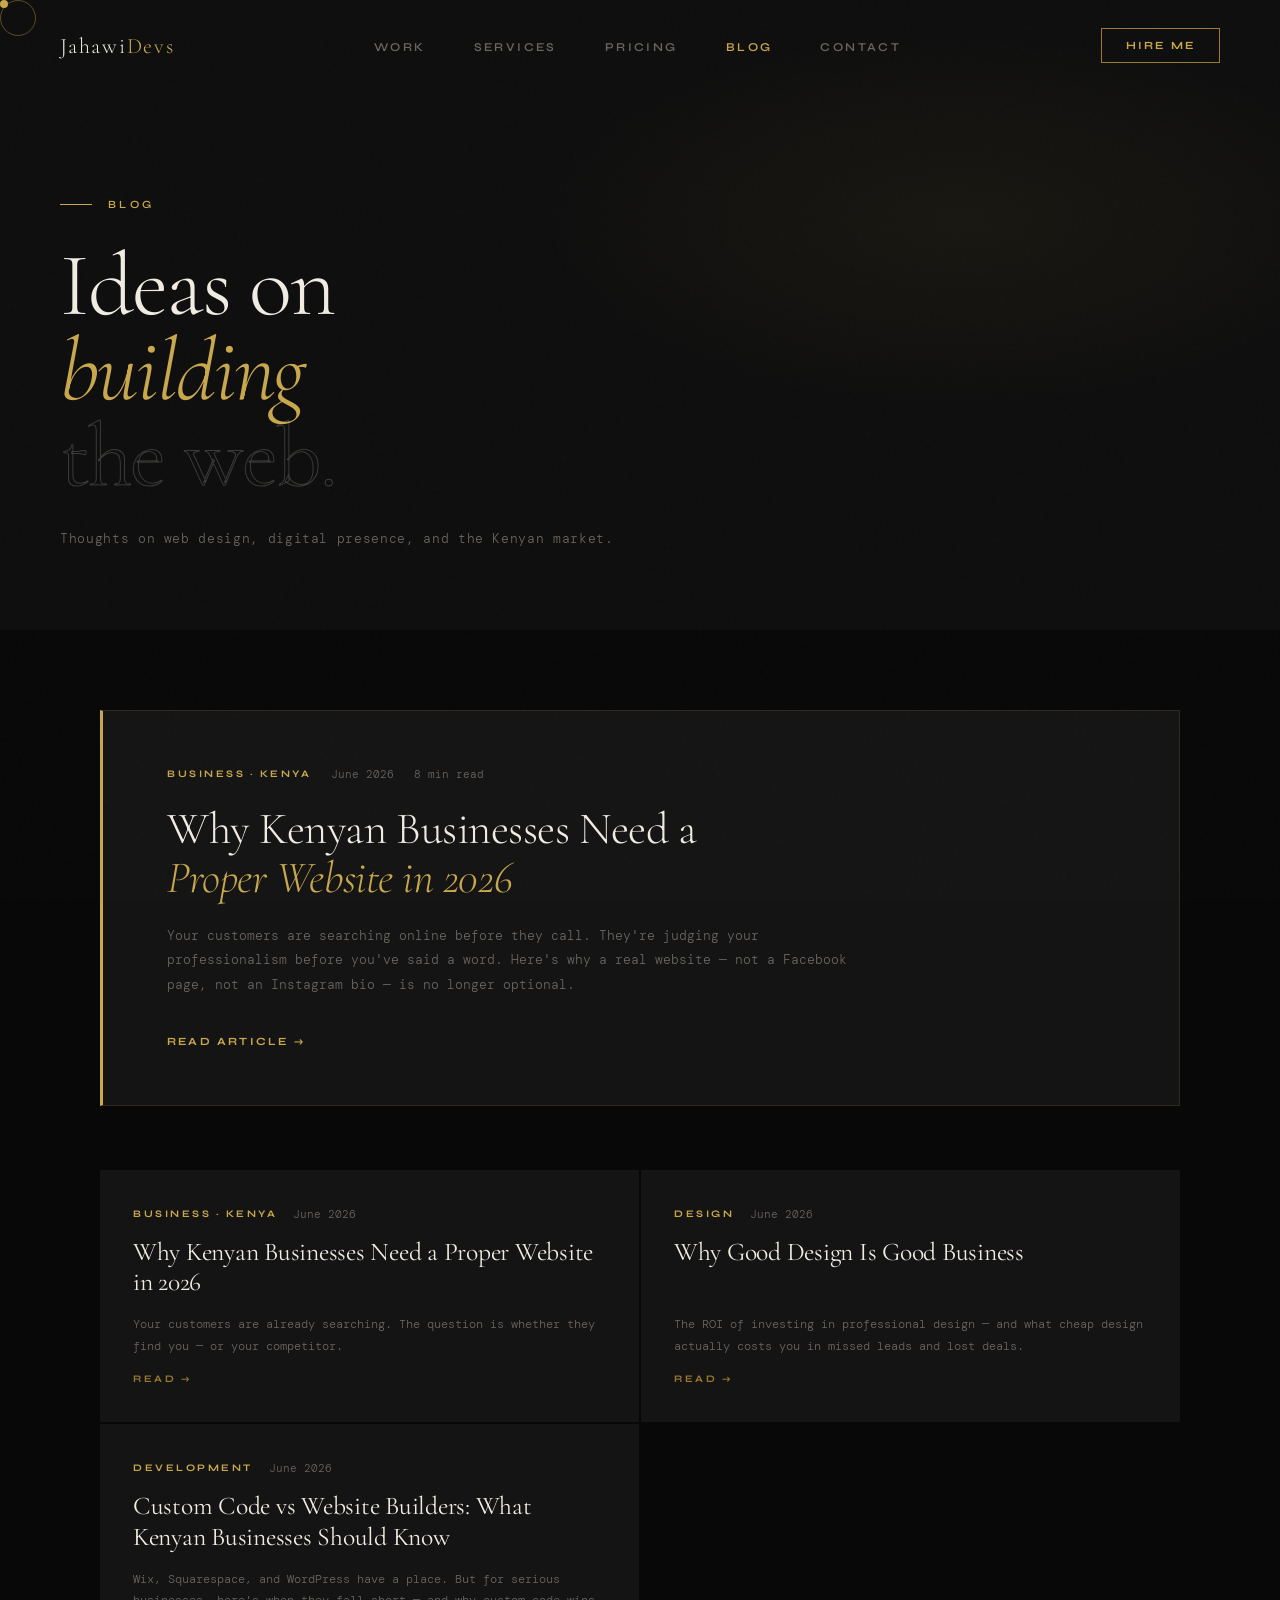
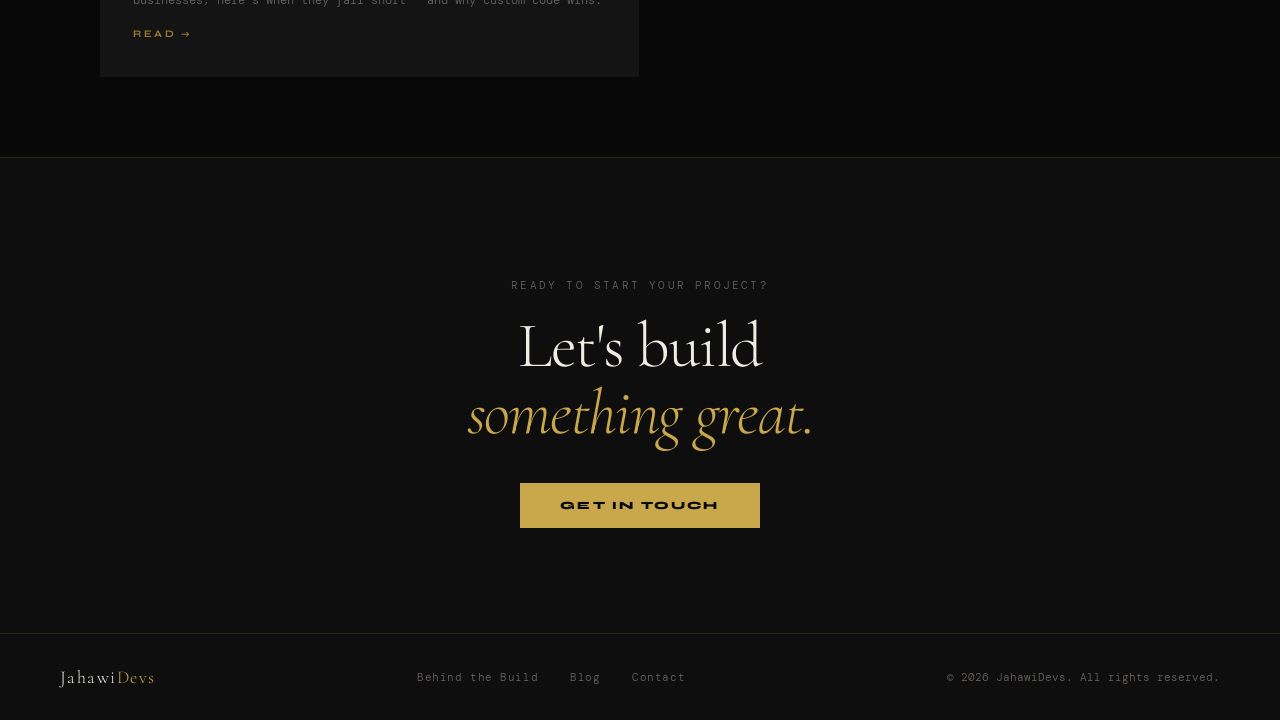
<file: blog/index.html>
<!doctype html>
<html lang="en">
  <head>
    <meta charset="UTF-8" />
    <meta name="viewport" content="width=device-width, initial-scale=1.0" />
    <title>Blog — JahawiDevs | Web Design &amp; Development Insights</title>
    <meta
      name="description"
      content="Thoughts on web design, digital presence, and why Kenyan businesses need to take their online identity seriously."
    />
    <link rel="canonical" href="https://jahawidevs.web.app/blog/" />
    <meta property="og:title" content="Blog — JahawiDevs" />
    <meta
      property="og:description"
      content="Thoughts on web design, digital presence, and building for the Kenyan market."
    />
    <link rel="icon" type="image/svg+xml" href="../favicon.svg" />
    <meta name="theme-color" content="#c9a84c" />
    <link rel="preconnect" href="https://fonts.googleapis.com" />
    <link rel="preconnect" href="https://fonts.gstatic.com" crossorigin />
    <link
      href="https://fonts.googleapis.com/css2?family=Cormorant+Garamond:ital,wght@0,300;0,400;0,600;1,300;1,400&family=Syne:wght@400;600;700;800&family=DM+Mono:wght@300;400&display=swap"
      rel="stylesheet"
    />
    <link rel="stylesheet" href="../style.css" />
    <link rel="stylesheet" href="blog.css" />
  </head>
  <body>
    <div class="cursor" id="cursor"></div>
    <div class="cursor-ring" id="cursorRing"></div>
    <nav id="nav" class="scrolled">
      <a href="../index.html" class="nav-logo">Jahawi<span>Devs</span></a>
      <ul class="nav-links">
        <li><a href="../index.html#work">Work</a></li>
        <li><a href="../index.html#services">Services</a></li>
        <li><a href="../index.html#pricing">Pricing</a></li>
        <li><a href="index.html" style="color: var(--gold)">Blog</a></li>
        <li><a href="../index.html#contact">Contact</a></li>
      </ul>
      <a href="../index.html#contact" class="nav-cta">Hire Me</a>
      <button class="nav-hamburger" id="hamburger">
        <span></span><span></span><span></span>
      </button>
    </nav>
    <div class="nav-mobile-menu" id="mobileMenu">
      <button class="nav-mobile-close" id="mobileClose">✕</button>
      <a href="../index.html#work" class="mobile-link">Work</a>
      <a href="../index.html#services" class="mobile-link">Services</a>
      <a href="../index.html#pricing" class="mobile-link">Pricing</a>
      <a href="index.html" class="mobile-link">Blog</a>
      <a href="../index.html#contact" class="mobile-link">Contact</a>
    </div>

    <header class="blog-header">
      <div class="blog-header-bg"></div>
      <div class="blog-header-content">
        <div class="section-label reveal" style="margin-bottom: 32px">
          <span>Blog</span>
        </div>
        <h1 class="blog-header-title reveal">
          Ideas on<br /><em>building</em><br /><span class="outline"
            >the web.</span
          >
        </h1>
        <p class="blog-header-sub reveal">
          Thoughts on web design, digital presence, and the Kenyan market.
        </p>
      </div>
    </header>

    <main class="blog-main">
      <!-- Featured -->
      <a
        href="kenyan-businesses-website-2026.html"
        class="blog-featured reveal"
      >
        <div class="blog-featured-meta">
          <span class="blog-tag">Business · Kenya</span>
          <span class="blog-date">June 2026</span>
          <span class="blog-read-time">8 min read</span>
        </div>
        <h2 class="blog-featured-title">
          Why Kenyan Businesses Need a<br /><em>Proper Website in 2026</em>
        </h2>
        <p class="blog-featured-excerpt">
          Your customers are searching online before they call. They're judging
          your professionalism before you've said a word. Here's why a real
          website — not a Facebook page, not an Instagram bio — is no longer
          optional.
        </p>
        <span class="blog-read-link">Read Article →</span>
      </a>

      <div class="blog-grid">
        <a href="kenyan-businesses-website-2026.html" class="blog-card reveal">
          <div class="blog-card-meta">
            <span class="blog-tag">Business · Kenya</span
            ><span class="blog-date">June 2026</span>
          </div>
          <h3 class="blog-card-title">
            Why Kenyan Businesses Need a Proper Website in 2026
          </h3>
          <p class="blog-card-excerpt">
            Your customers are already searching. The question is whether they
            find you — or your competitor.
          </p>
          <span class="blog-card-link">Read →</span>
        </a>

        <a href="good-design-good-business.html" class="blog-card reveal">
          <div class="blog-card-meta">
            <span class="blog-tag">Design</span
            ><span class="blog-date">June 2026</span>
          </div>
          <h3 class="blog-card-title">Why Good Design Is Good Business</h3>
          <p class="blog-card-excerpt">
            The ROI of investing in professional design — and what cheap design
            actually costs you in missed leads and lost deals.
          </p>
          <span class="blog-card-link">Read →</span>
        </a>

        <a href="custom-code-vs-website-builders.html" class="blog-card reveal">
          <div class="blog-card-meta">
            <span class="blog-tag">Development</span
            ><span class="blog-date">June 2026</span>
          </div>
          <h3 class="blog-card-title">
            Custom Code vs Website Builders: What Kenyan Businesses Should Know
          </h3>
          <p class="blog-card-excerpt">
            Wix, Squarespace, and WordPress have a place. But for serious
            businesses, here's when they fall short — and why custom code wins.
          </p>
          <span class="blog-card-link">Read →</span>
        </a>
      </div>
    </main>

    <section class="blog-cta reveal">
      <p class="blog-cta-eyebrow">Ready to start your project?</p>
      <h2 class="blog-cta-heading">
        Let's build<br /><em>something great.</em>
      </h2>
      <a href="../index.html#contact" class="btn-primary">Get in Touch</a>
    </section>

    <footer>
      <a href="../index.html" class="footer-logo">Jahawi<span>Devs</span></a>
      <nav class="footer-nav">
        <a href="../case-studies/divine-favour.html">Behind the Build</a>
        <a href="index.html">Blog</a>
        <a href="../index.html#contact">Contact</a>
      </nav>
      <p class="footer-copy">© 2026 JahawiDevs. All rights reserved.</p>
    </footer>
    <script src="../script.js"></script>
  </body>
</html>
</file>
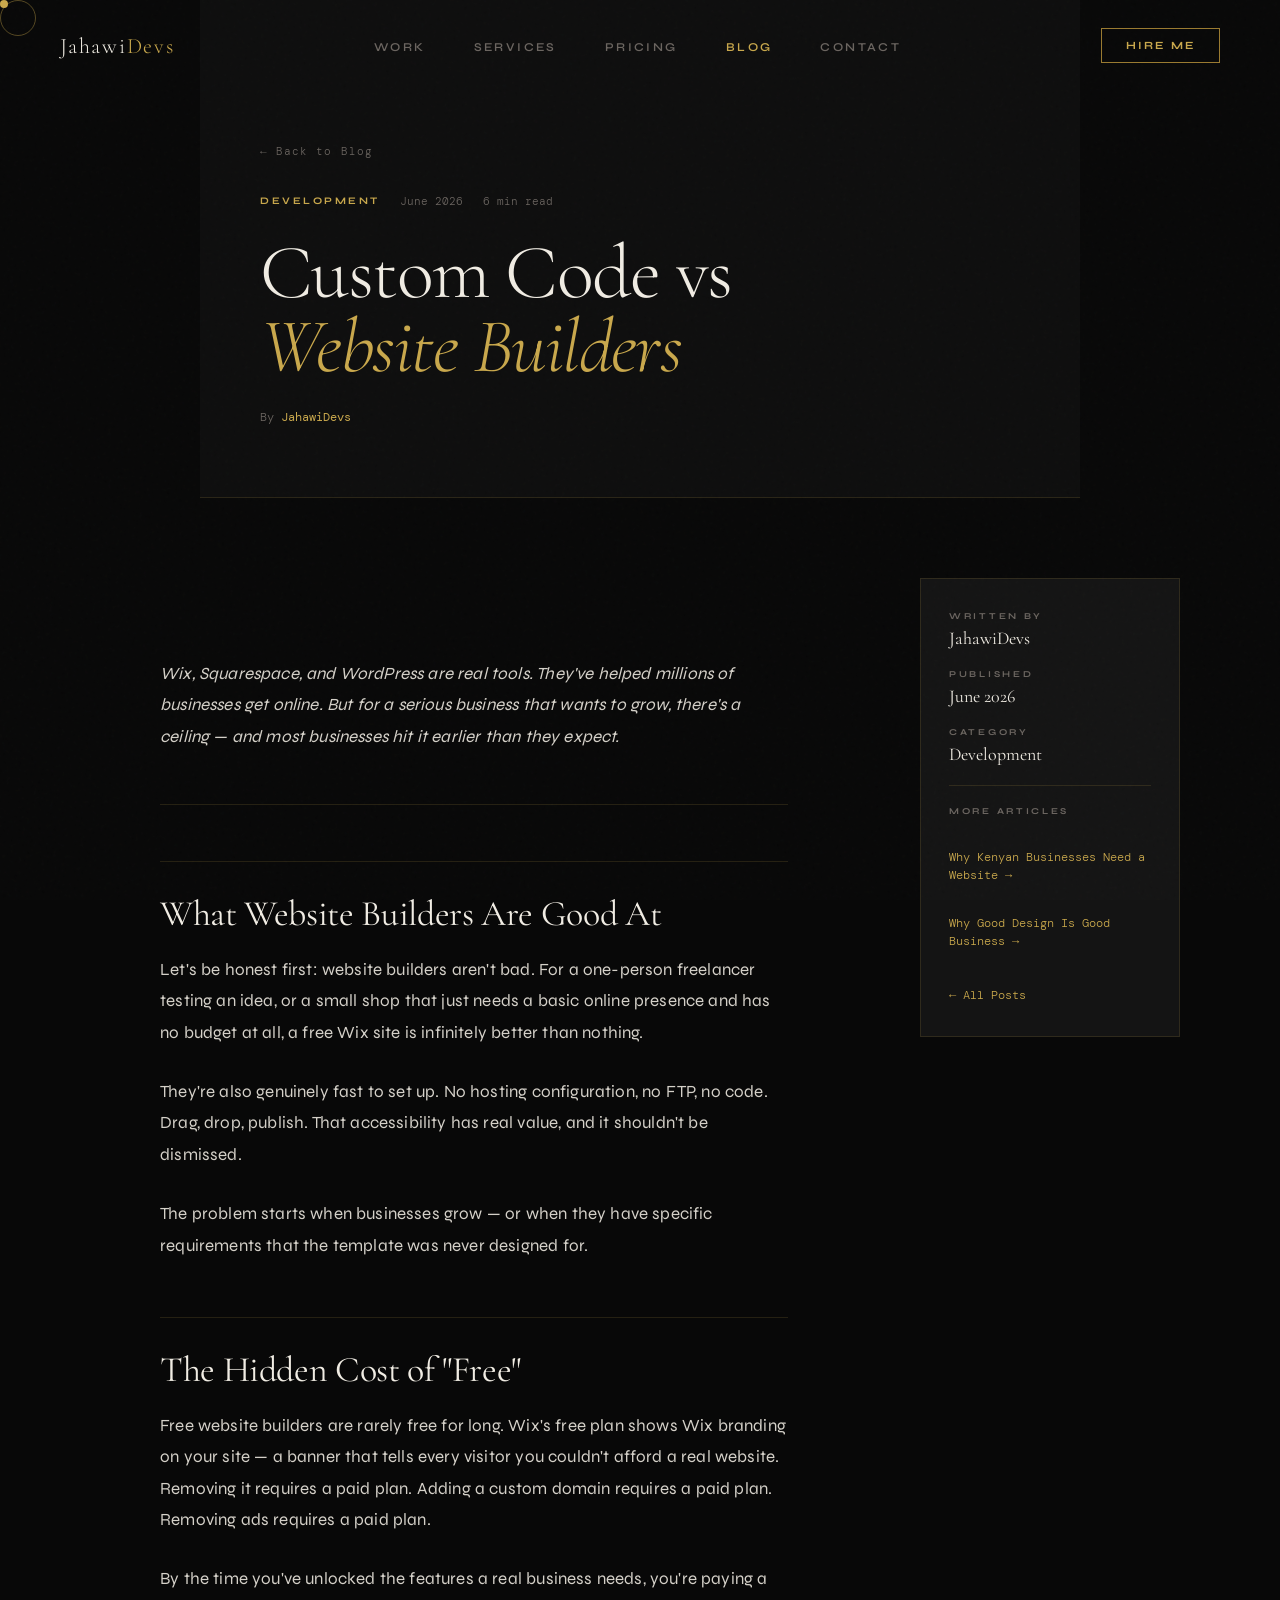
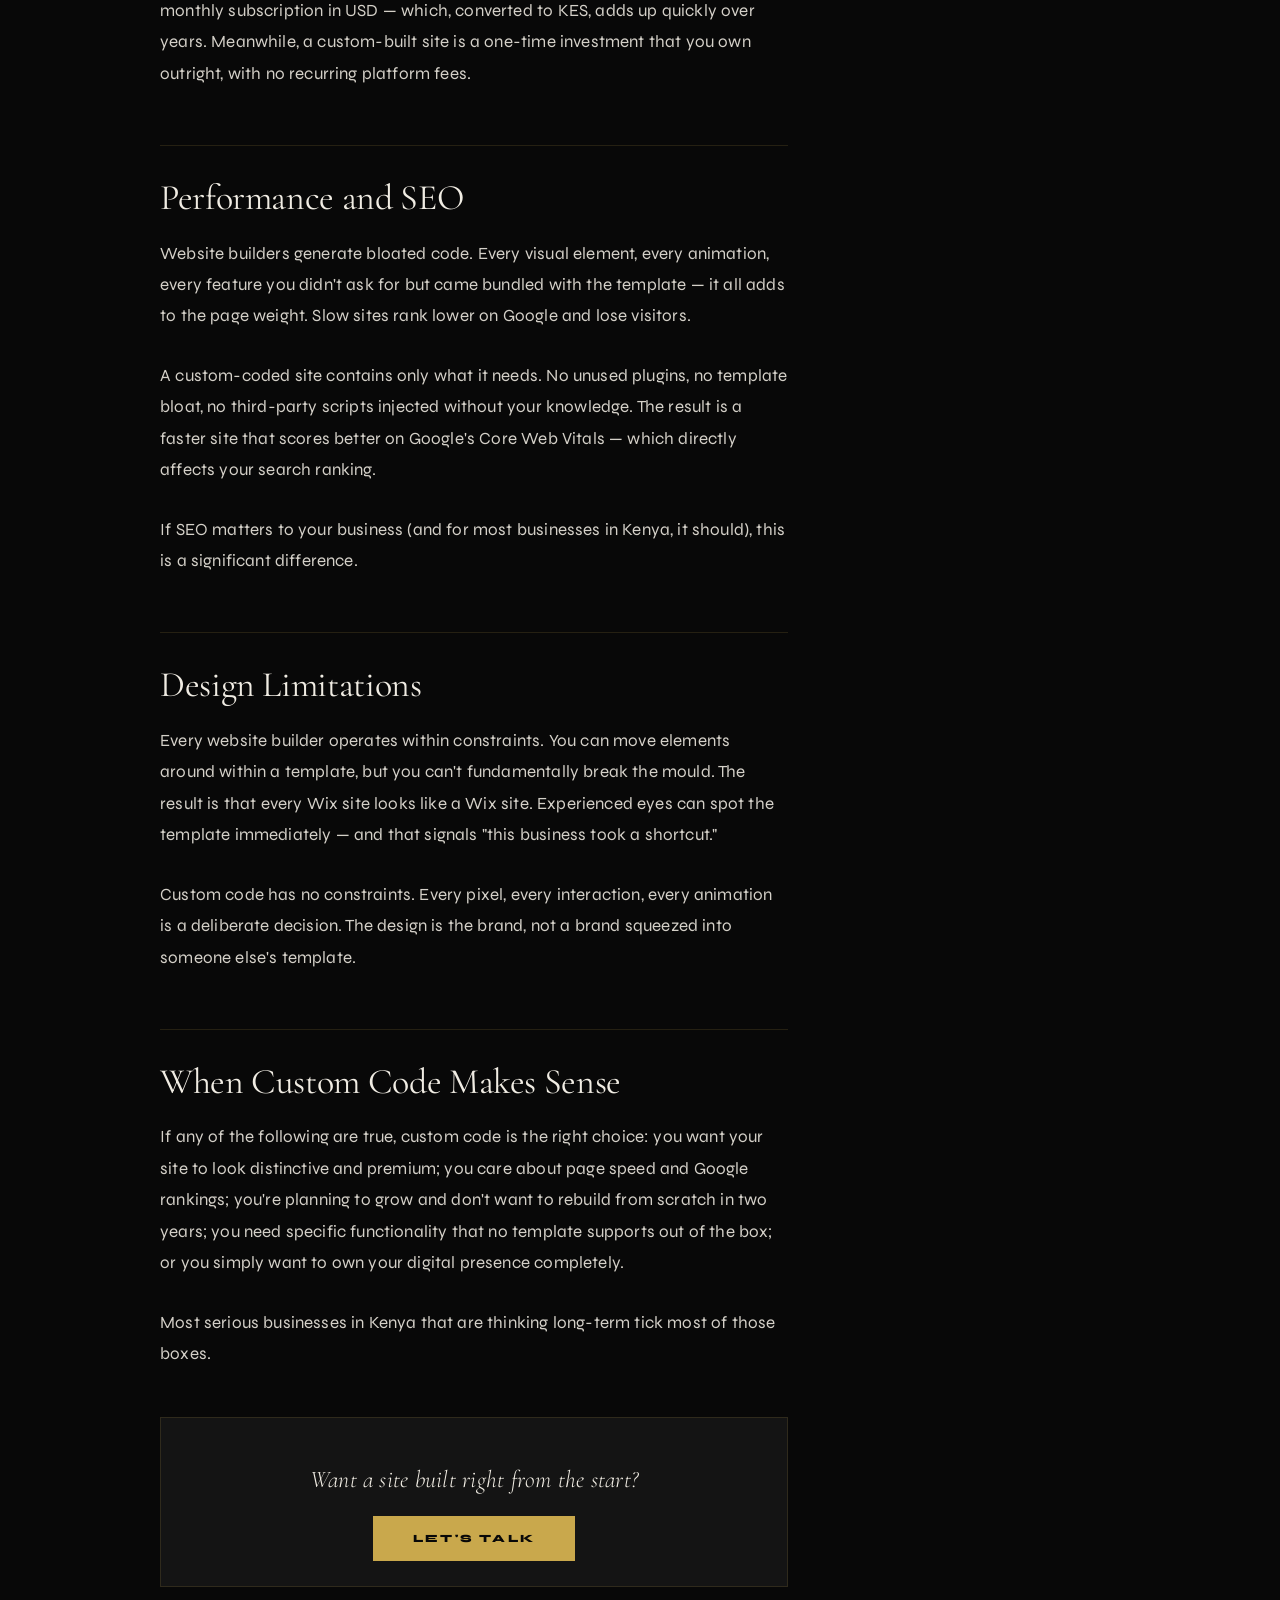
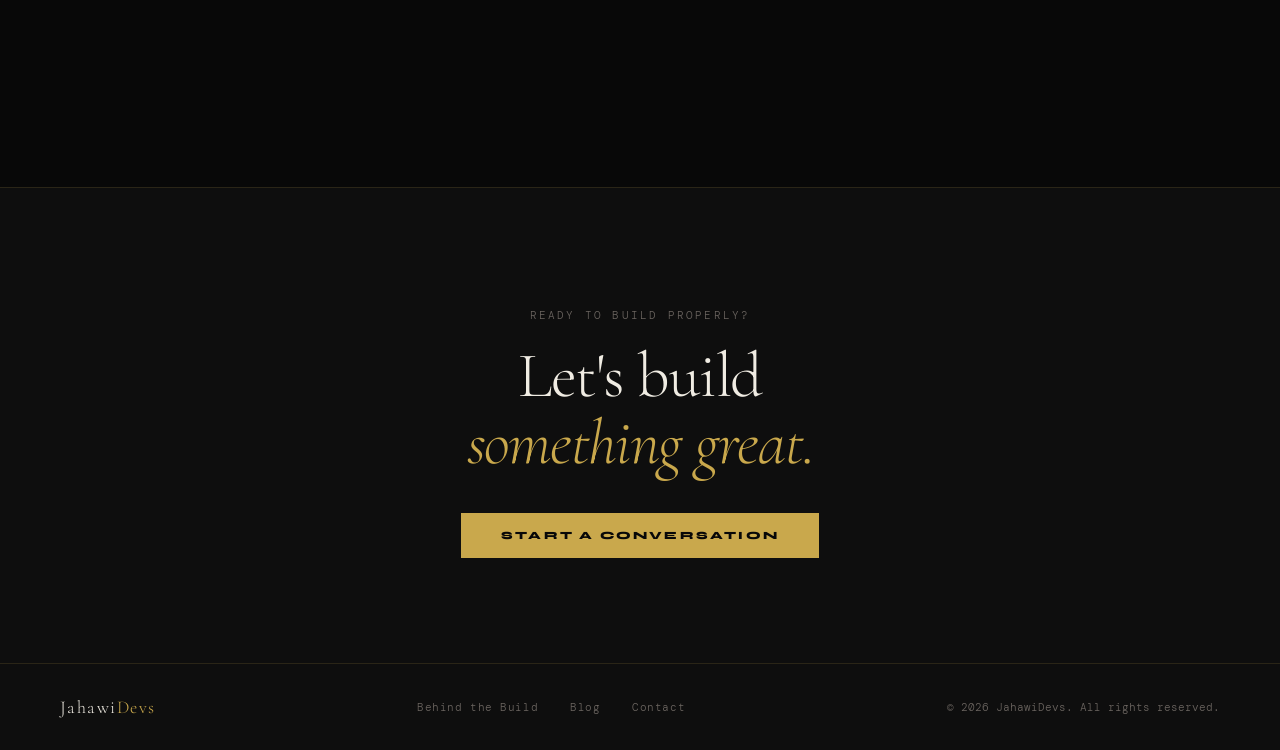
<file: blog/custom-code-vs-website-builders.html>
<!doctype html>
<html lang="en">
  <head>
    <meta charset="UTF-8" />
    <meta name="viewport" content="width=device-width, initial-scale=1.0" />
    <title>Custom Code vs Website Builders — JahawiDevs Blog</title>
    <meta
      name="description"
      content="Wix, Squarespace, WordPress — they have a place. But for serious Kenyan businesses, here's when they fall short and why custom code wins."
    />
    <link
      rel="canonical"
      href="https://jahawidevs.web.app/blog/custom-code-vs-website-builders.html"
    />
    <meta property="og:type" content="article" />
    <meta
      property="og:title"
      content="Custom Code vs Website Builders: What Kenyan Businesses Should Know"
    />
    <meta
      property="og:description"
      content="Wix and WordPress have a place. But for serious businesses, here's when they fall short."
    />
    <meta property="article:published_time" content="2026-06-10" />
    <link rel="icon" type="image/svg+xml" href="../favicon.svg" />
    <meta name="theme-color" content="#c9a84c" />
    <link rel="preconnect" href="https://fonts.googleapis.com" />
    <link rel="preconnect" href="https://fonts.gstatic.com" crossorigin />
    <link
      href="https://fonts.googleapis.com/css2?family=Cormorant+Garamond:ital,wght@0,300;0,400;0,600;1,300;1,400&family=Syne:wght@400;600;700;800&family=DM+Mono:wght@300;400&display=swap"
      rel="stylesheet"
    />
    <link rel="stylesheet" href="../style.css" />
    <link rel="stylesheet" href="blog.css" />
  </head>
  <body>
    <div class="cursor" id="cursor"></div>
    <div class="cursor-ring" id="cursorRing"></div>
    <nav id="nav" class="scrolled">
      <a href="../index.html" class="nav-logo">Jahawi<span>Devs</span></a>
      <ul class="nav-links">
        <li><a href="../index.html#work">Work</a></li>
        <li><a href="../index.html#services">Services</a></li>
        <li><a href="../index.html#pricing">Pricing</a></li>
        <li><a href="index.html" style="color: var(--gold)">Blog</a></li>
        <li><a href="../index.html#contact">Contact</a></li>
      </ul>
      <a href="../index.html#contact" class="nav-cta">Hire Me</a>
      <button class="nav-hamburger" id="hamburger">
        <span></span><span></span><span></span>
      </button>
    </nav>
    <div class="nav-mobile-menu" id="mobileMenu">
      <button class="nav-mobile-close" id="mobileClose">✕</button>
      <a href="../index.html#work" class="mobile-link">Work</a>
      <a href="../index.html#services" class="mobile-link">Services</a>
      <a href="../index.html#pricing" class="mobile-link">Pricing</a>
      <a href="index.html" class="mobile-link">Blog</a>
      <a href="../index.html#contact" class="mobile-link">Contact</a>
    </div>

    <header class="article-header">
      <div class="article-header-inner">
        <a href="index.html" class="article-back">← Back to Blog</a>
        <div class="article-meta-row">
          <span class="blog-tag">Development</span>
          <span class="blog-date">June 2026</span>
          <span class="blog-read-time">6 min read</span>
        </div>
        <h1 class="article-title">
          Custom Code vs<br /><em>Website Builders</em>
        </h1>
        <p class="article-byline">By <strong>JahawiDevs</strong></p>
      </div>
    </header>

    <div class="article-layout">
      <article class="article-body">
        <p class="article-lead">
          Wix, Squarespace, and WordPress are real tools. They've helped
          millions of businesses get online. But for a serious business that
          wants to grow, there's a ceiling — and most businesses hit it earlier
          than they expect.
        </p>

        <h2>What Website Builders Are Good At</h2>
        <p>
          Let's be honest first: website builders aren't bad. For a one-person
          freelancer testing an idea, or a small shop that just needs a basic
          online presence and has no budget at all, a free Wix site is
          infinitely better than nothing.
        </p>
        <p>
          They're also genuinely fast to set up. No hosting configuration, no
          FTP, no code. Drag, drop, publish. That accessibility has real value,
          and it shouldn't be dismissed.
        </p>
        <p>
          The problem starts when businesses grow — or when they have specific
          requirements that the template was never designed for.
        </p>

        <h2>The Hidden Cost of "Free"</h2>
        <p>
          Free website builders are rarely free for long. Wix's free plan shows
          Wix branding on your site — a banner that tells every visitor you
          couldn't afford a real website. Removing it requires a paid plan.
          Adding a custom domain requires a paid plan. Removing ads requires a
          paid plan.
        </p>
        <p>
          By the time you've unlocked the features a real business needs, you're
          paying a monthly subscription in USD — which, converted to KES, adds
          up quickly over years. Meanwhile, a custom-built site is a one-time
          investment that you own outright, with no recurring platform fees.
        </p>

        <h2>Performance and SEO</h2>
        <p>
          Website builders generate bloated code. Every visual element, every
          animation, every feature you didn't ask for but came bundled with the
          template — it all adds to the page weight. Slow sites rank lower on
          Google and lose visitors.
        </p>
        <p>
          A custom-coded site contains only what it needs. No unused plugins, no
          template bloat, no third-party scripts injected without your
          knowledge. The result is a faster site that scores better on Google's
          Core Web Vitals — which directly affects your search ranking.
        </p>
        <p>
          If SEO matters to your business (and for most businesses in Kenya, it
          should), this is a significant difference.
        </p>

        <h2>Design Limitations</h2>
        <p>
          Every website builder operates within constraints. You can move
          elements around within a template, but you can't fundamentally break
          the mould. The result is that every Wix site looks like a Wix site.
          Experienced eyes can spot the template immediately — and that signals
          "this business took a shortcut."
        </p>
        <p>
          Custom code has no constraints. Every pixel, every interaction, every
          animation is a deliberate decision. The design is the brand, not a
          brand squeezed into someone else's template.
        </p>

        <h2>When Custom Code Makes Sense</h2>
        <p>
          If any of the following are true, custom code is the right choice: you
          want your site to look distinctive and premium; you care about page
          speed and Google rankings; you're planning to grow and don't want to
          rebuild from scratch in two years; you need specific functionality
          that no template supports out of the box; or you simply want to own
          your digital presence completely.
        </p>
        <p>
          Most serious businesses in Kenya that are thinking long-term tick most
          of those boxes.
        </p>

        <div class="article-cta-block">
          <p>Want a site built right from the start?</p>
          <a href="../index.html#contact" class="btn-primary">Let's Talk</a>
        </div>
      </article>

      <aside class="article-sidebar">
        <div class="sidebar-block">
          <p class="sidebar-label">Written by</p>
          <p class="sidebar-value">JahawiDevs</p>
        </div>
        <div class="sidebar-block">
          <p class="sidebar-label">Published</p>
          <p class="sidebar-value">June 2026</p>
        </div>
        <div class="sidebar-block">
          <p class="sidebar-label">Category</p>
          <p class="sidebar-value">Development</p>
        </div>
        <div class="sidebar-divider"></div>
        <p class="sidebar-label" style="margin-bottom: 12px">More Articles</p>
        <a href="kenyan-businesses-website-2026.html" class="sidebar-link"
          >Why Kenyan Businesses Need a Website →</a
        >
        <a
          href="good-design-good-business.html"
          class="sidebar-link"
          style="margin-top: 10px"
          >Why Good Design Is Good Business →</a
        >
        <a href="index.html" class="sidebar-link" style="margin-top: 16px"
          >← All Posts</a
        >
      </aside>
    </div>

    <section class="blog-cta reveal">
      <p class="blog-cta-eyebrow">Ready to build properly?</p>
      <h2 class="blog-cta-heading">
        Let's build<br /><em>something great.</em>
      </h2>
      <a href="../index.html#contact" class="btn-primary"
        >Start a Conversation</a
      >
    </section>

    <footer>
      <a href="../index.html" class="footer-logo">Jahawi<span>Devs</span></a>
      <nav class="footer-nav">
        <a href="../case-studies/divine-favour.html">Behind the Build</a>
        <a href="index.html">Blog</a>
        <a href="../index.html#contact">Contact</a>
      </nav>
      <p class="footer-copy">© 2026 JahawiDevs. All rights reserved.</p>
    </footer>
    <script src="../script.js"></script>
  </body>
</html>
</file>
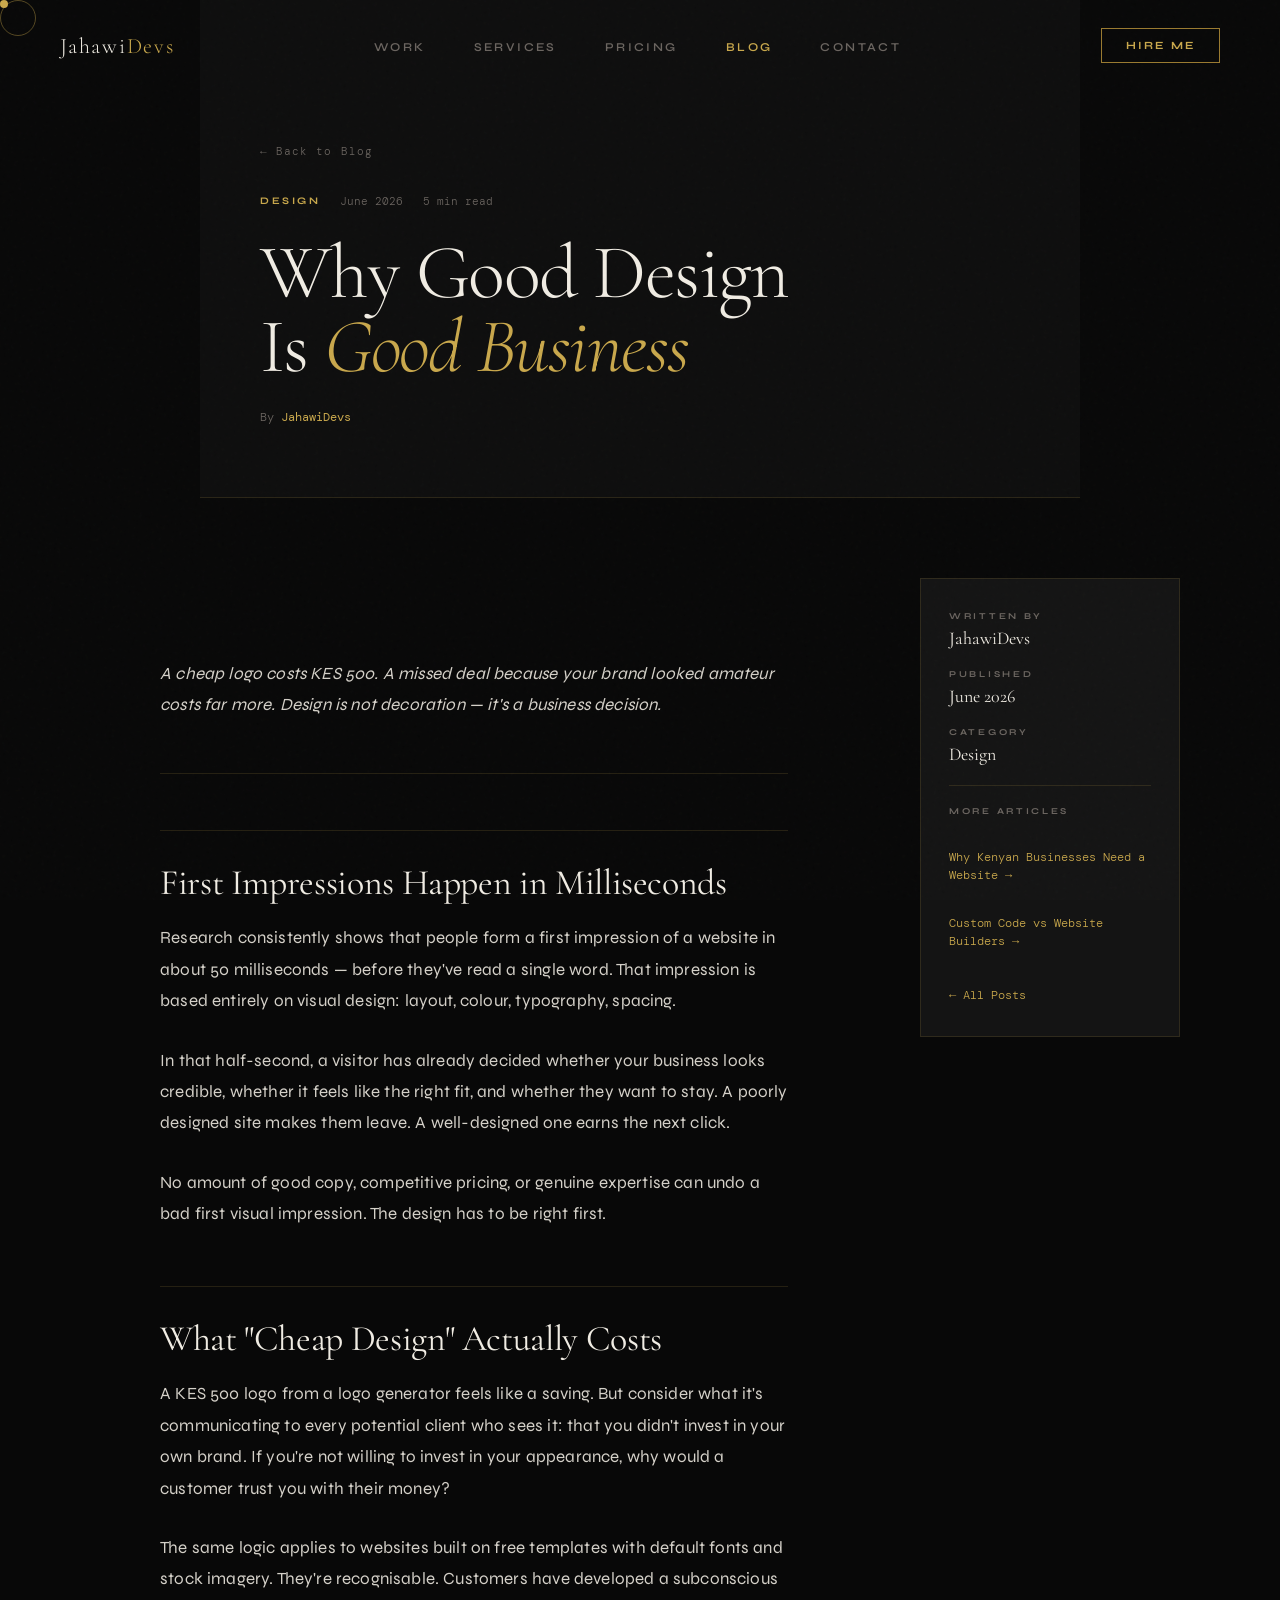
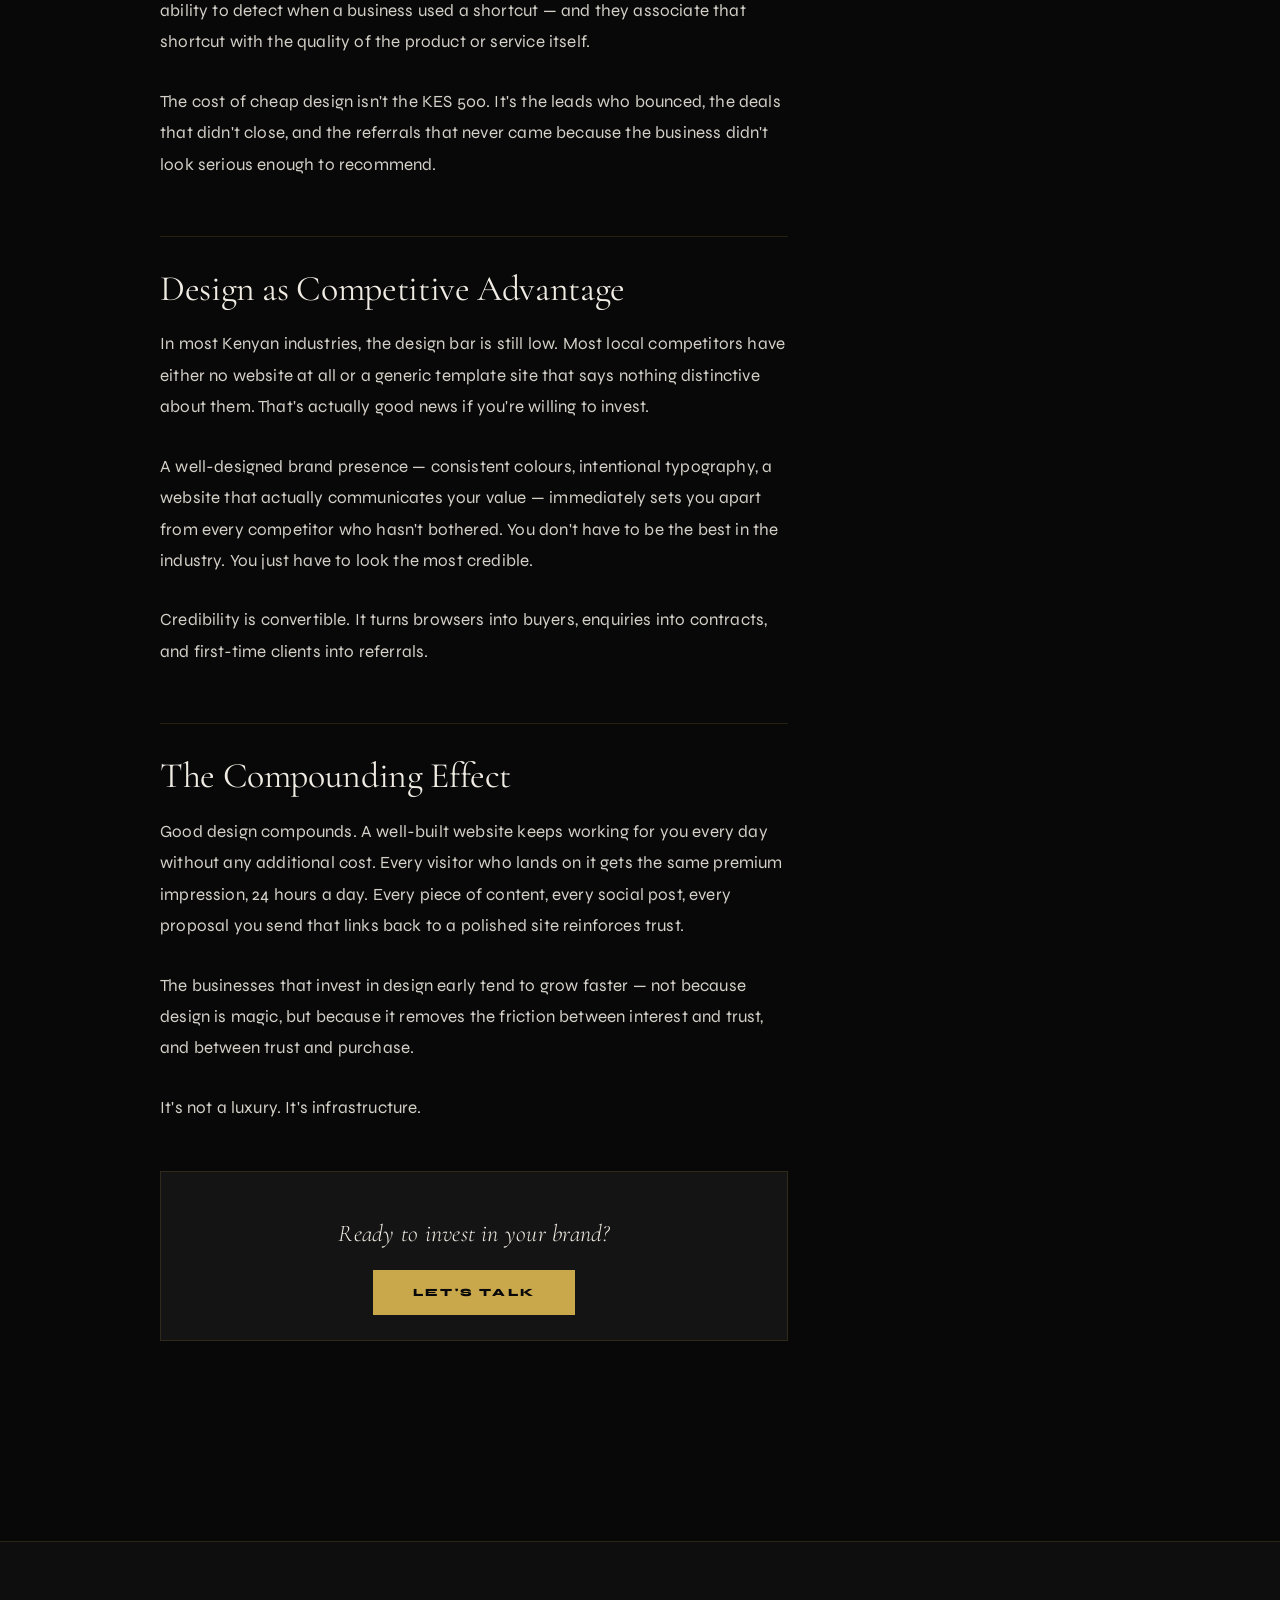
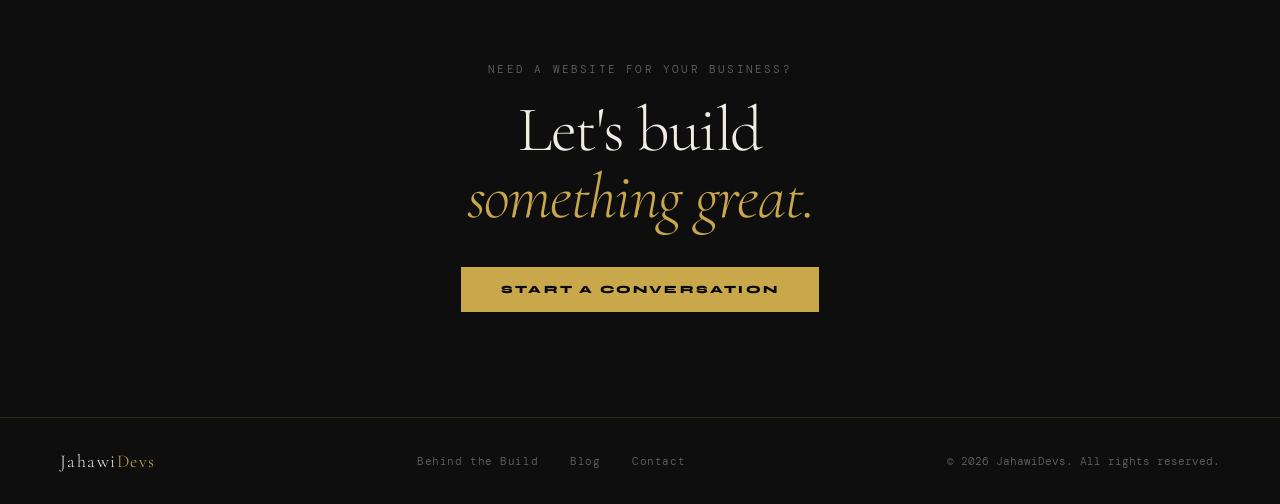
<file: blog/good-design-good-business.html>
<!doctype html>
<html lang="en">
  <head>
    <meta charset="UTF-8" />
    <meta name="viewport" content="width=device-width, initial-scale=1.0" />
    <title>Why Good Design Is Good Business — JahawiDevs Blog</title>
    <meta
      name="description"
      content="The ROI of investing in professional design — and what cheap design actually costs Kenyan businesses."
    />
    <link
      rel="canonical"
      href="https://jahawidevs.web.app/blog/good-design-good-business.html"
    />
    <meta property="og:type" content="article" />
    <meta property="og:title" content="Why Good Design Is Good Business" />
    <meta
      property="og:description"
      content="The ROI of professional design — and what cheap design actually costs you."
    />
    <meta property="article:published_time" content="2026-06-05" />
    <link rel="icon" type="image/svg+xml" href="../favicon.svg" />
    <meta name="theme-color" content="#c9a84c" />
    <link rel="preconnect" href="https://fonts.googleapis.com" />
    <link rel="preconnect" href="https://fonts.gstatic.com" crossorigin />
    <link
      href="https://fonts.googleapis.com/css2?family=Cormorant+Garamond:ital,wght@0,300;0,400;0,600;1,300;1,400&family=Syne:wght@400;600;700;800&family=DM+Mono:wght@300;400&display=swap"
      rel="stylesheet"
    />
    <link rel="stylesheet" href="../style.css" />
    <link rel="stylesheet" href="blog.css" />
  </head>
  <body>
    <div class="cursor" id="cursor"></div>
    <div class="cursor-ring" id="cursorRing"></div>
    <nav id="nav" class="scrolled">
      <a href="../index.html" class="nav-logo">Jahawi<span>Devs</span></a>
      <ul class="nav-links">
        <li><a href="../index.html#work">Work</a></li>
        <li><a href="../index.html#services">Services</a></li>
        <li><a href="../index.html#pricing">Pricing</a></li>
        <li><a href="index.html" style="color: var(--gold)">Blog</a></li>
        <li><a href="../index.html#contact">Contact</a></li>
      </ul>
      <a href="../index.html#contact" class="nav-cta">Hire Me</a>
      <button class="nav-hamburger" id="hamburger">
        <span></span><span></span><span></span>
      </button>
    </nav>
    <div class="nav-mobile-menu" id="mobileMenu">
      <button class="nav-mobile-close" id="mobileClose">✕</button>
      <a href="../index.html#work" class="mobile-link">Work</a>
      <a href="../index.html#services" class="mobile-link">Services</a>
      <a href="../index.html#pricing" class="mobile-link">Pricing</a>
      <a href="index.html" class="mobile-link">Blog</a>
      <a href="../index.html#contact" class="mobile-link">Contact</a>
    </div>

    <header class="article-header">
      <div class="article-header-inner">
        <a href="index.html" class="article-back">← Back to Blog</a>
        <div class="article-meta-row">
          <span class="blog-tag">Design</span>
          <span class="blog-date">June 2026</span>
          <span class="blog-read-time">5 min read</span>
        </div>
        <h1 class="article-title">
          Why Good Design<br />Is <em>Good Business</em>
        </h1>
        <p class="article-byline">By <strong>JahawiDevs</strong></p>
      </div>
    </header>

    <div class="article-layout">
      <article class="article-body">
        <p class="article-lead">
          A cheap logo costs KES 500. A missed deal because your brand looked
          amateur costs far more. Design is not decoration — it's a business
          decision.
        </p>

        <h2>First Impressions Happen in Milliseconds</h2>
        <p>
          Research consistently shows that people form a first impression of a
          website in about 50 milliseconds — before they've read a single word.
          That impression is based entirely on visual design: layout, colour,
          typography, spacing.
        </p>
        <p>
          In that half-second, a visitor has already decided whether your
          business looks credible, whether it feels like the right fit, and
          whether they want to stay. A poorly designed site makes them leave. A
          well-designed one earns the next click.
        </p>
        <p>
          No amount of good copy, competitive pricing, or genuine expertise can
          undo a bad first visual impression. The design has to be right first.
        </p>

        <h2>What "Cheap Design" Actually Costs</h2>
        <p>
          A KES 500 logo from a logo generator feels like a saving. But consider
          what it's communicating to every potential client who sees it: that
          you didn't invest in your own brand. If you're not willing to invest
          in your appearance, why would a customer trust you with their money?
        </p>
        <p>
          The same logic applies to websites built on free templates with
          default fonts and stock imagery. They're recognisable. Customers have
          developed a subconscious ability to detect when a business used a
          shortcut — and they associate that shortcut with the quality of the
          product or service itself.
        </p>
        <p>
          The cost of cheap design isn't the KES 500. It's the leads who
          bounced, the deals that didn't close, and the referrals that never
          came because the business didn't look serious enough to recommend.
        </p>

        <h2>Design as Competitive Advantage</h2>
        <p>
          In most Kenyan industries, the design bar is still low. Most local
          competitors have either no website at all or a generic template site
          that says nothing distinctive about them. That's actually good news if
          you're willing to invest.
        </p>
        <p>
          A well-designed brand presence — consistent colours, intentional
          typography, a website that actually communicates your value —
          immediately sets you apart from every competitor who hasn't bothered.
          You don't have to be the best in the industry. You just have to look
          the most credible.
        </p>
        <p>
          Credibility is convertible. It turns browsers into buyers, enquiries
          into contracts, and first-time clients into referrals.
        </p>

        <h2>The Compounding Effect</h2>
        <p>
          Good design compounds. A well-built website keeps working for you
          every day without any additional cost. Every visitor who lands on it
          gets the same premium impression, 24 hours a day. Every piece of
          content, every social post, every proposal you send that links back to
          a polished site reinforces trust.
        </p>
        <p>
          The businesses that invest in design early tend to grow faster — not
          because design is magic, but because it removes the friction between
          interest and trust, and between trust and purchase.
        </p>
        <p>It's not a luxury. It's infrastructure.</p>

        <div class="article-cta-block">
          <p>Ready to invest in your brand?</p>
          <a href="../index.html#contact" class="btn-primary">Let's Talk</a>
        </div>
      </article>

      <aside class="article-sidebar">
        <div class="sidebar-block">
          <p class="sidebar-label">Written by</p>
          <p class="sidebar-value">JahawiDevs</p>
        </div>
        <div class="sidebar-block">
          <p class="sidebar-label">Published</p>
          <p class="sidebar-value">June 2026</p>
        </div>
        <div class="sidebar-block">
          <p class="sidebar-label">Category</p>
          <p class="sidebar-value">Design</p>
        </div>
        <div class="sidebar-divider"></div>
        <p class="sidebar-label" style="margin-bottom: 12px">More Articles</p>
        <a href="kenyan-businesses-website-2026.html" class="sidebar-link"
          >Why Kenyan Businesses Need a Website →</a
        >
        <a
          href="custom-code-vs-website-builders.html"
          class="sidebar-link"
          style="margin-top: 10px"
          >Custom Code vs Website Builders →</a
        >
        <a href="index.html" class="sidebar-link" style="margin-top: 16px"
          >← All Posts</a
        >
      </aside>
    </div>

    <section class="blog-cta reveal">
      <p class="blog-cta-eyebrow">Need a website for your business?</p>
      <h2 class="blog-cta-heading">
        Let's build<br /><em>something great.</em>
      </h2>
      <a href="../index.html#contact" class="btn-primary"
        >Start a Conversation</a
      >
    </section>

    <footer>
      <a href="../index.html" class="footer-logo">Jahawi<span>Devs</span></a>
      <nav class="footer-nav">
        <a href="../case-studies/divine-favour.html">Behind the Build</a>
        <a href="index.html">Blog</a>
        <a href="../index.html#contact">Contact</a>
      </nav>
      <p class="footer-copy">© 2026 JahawiDevs. All rights reserved.</p>
    </footer>
    <script src="../script.js"></script>
  </body>
</html>
</file>
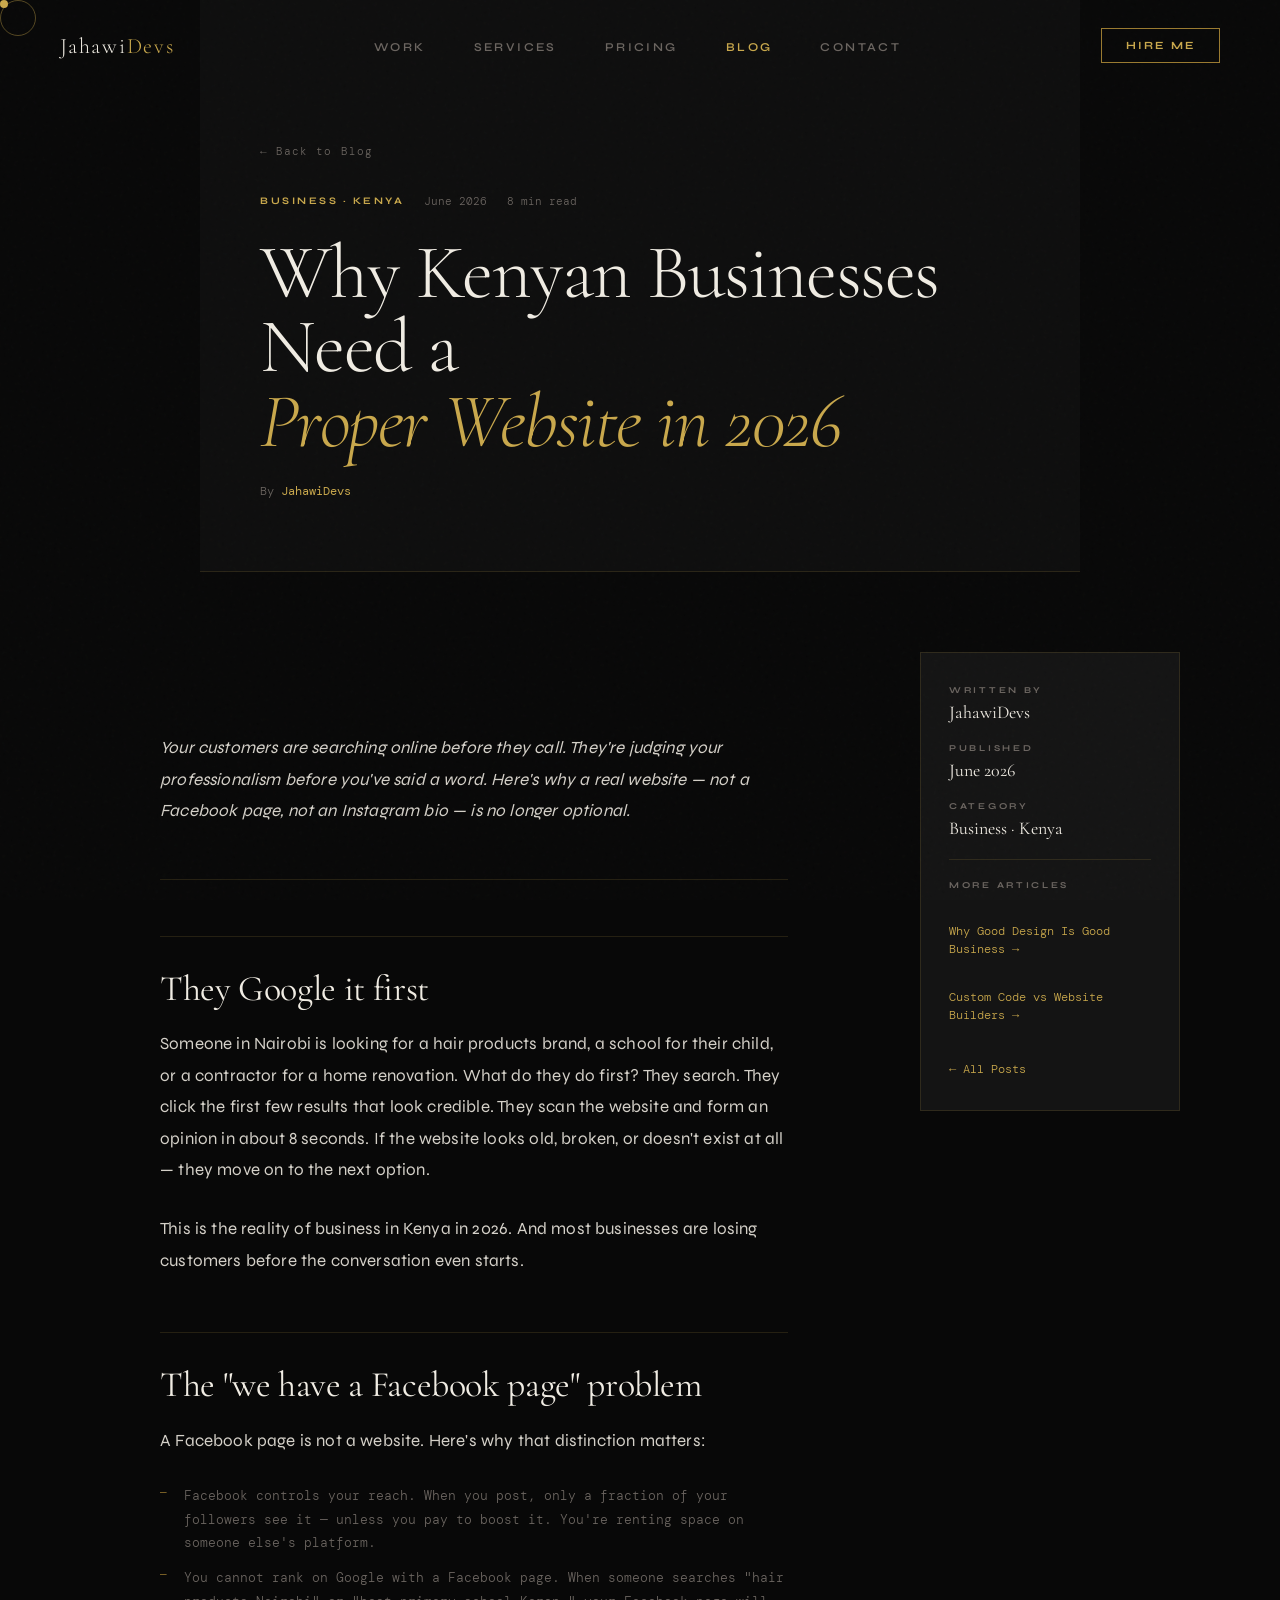
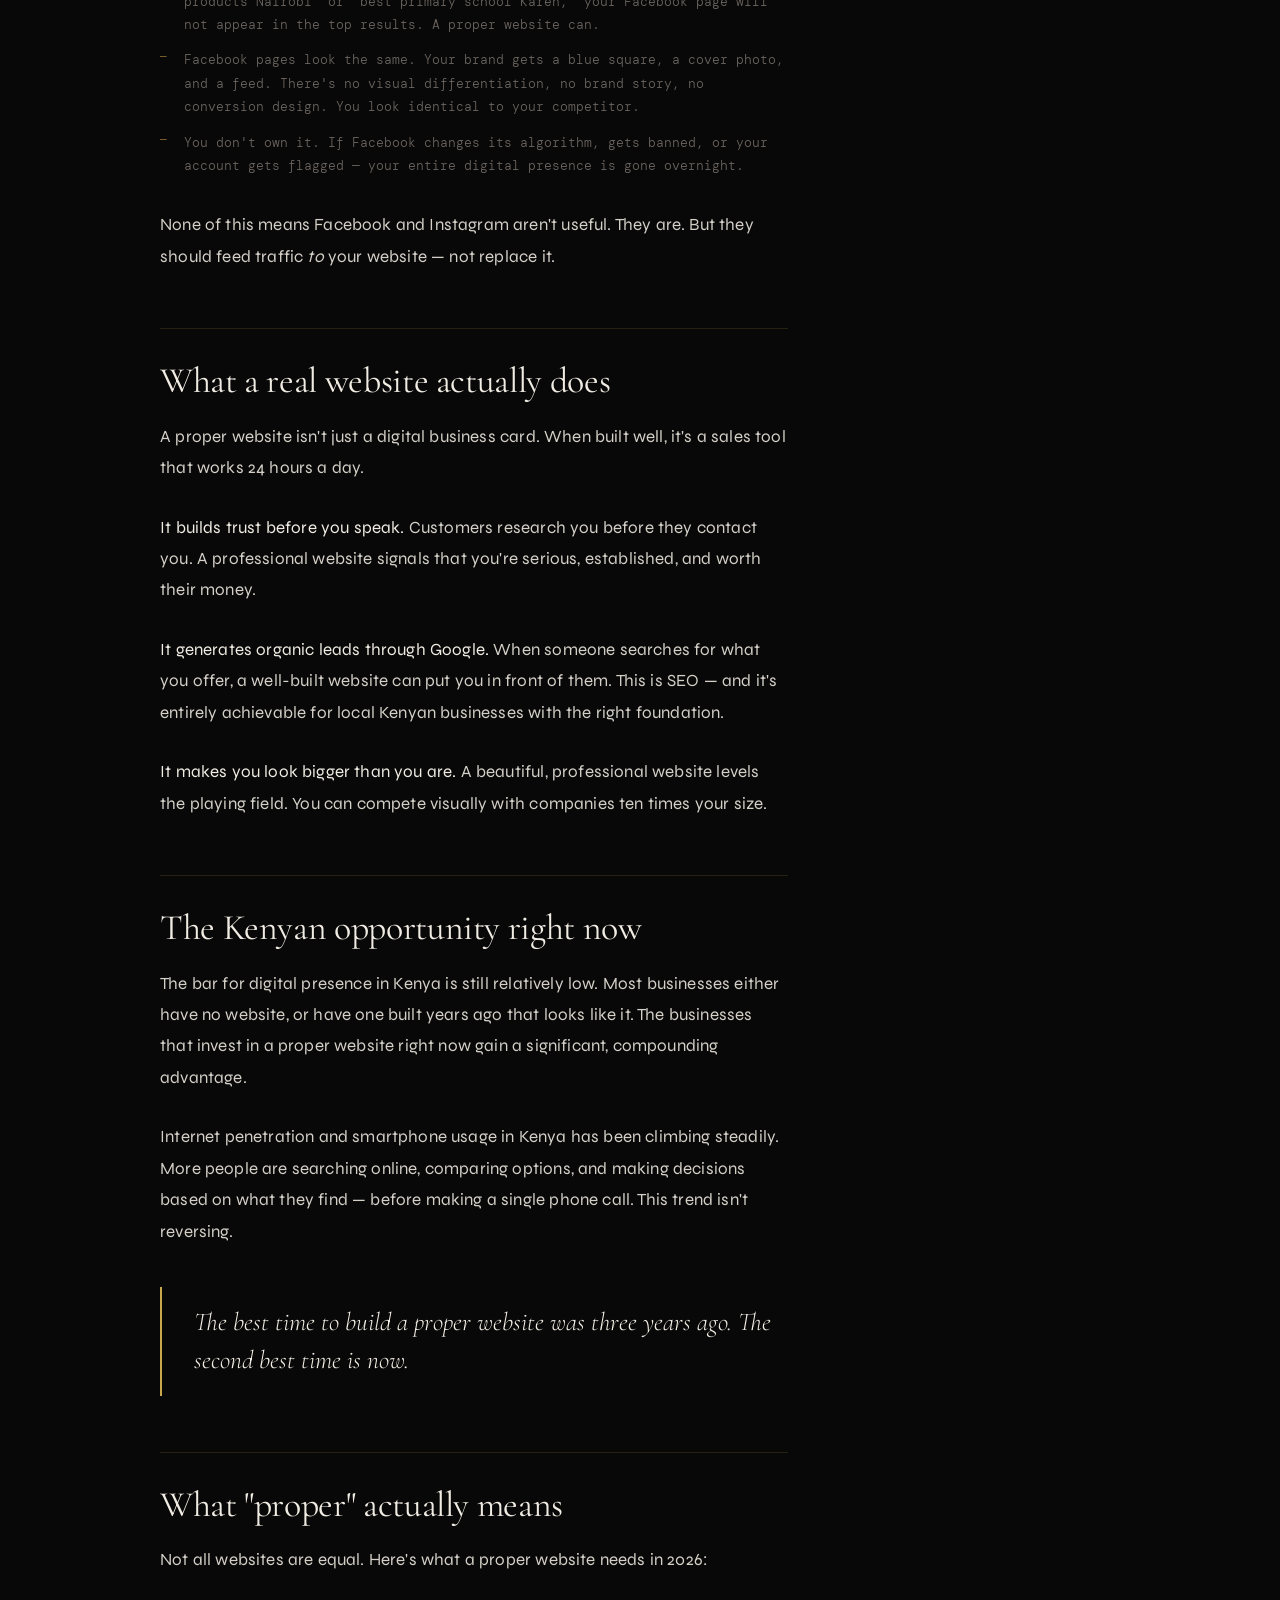
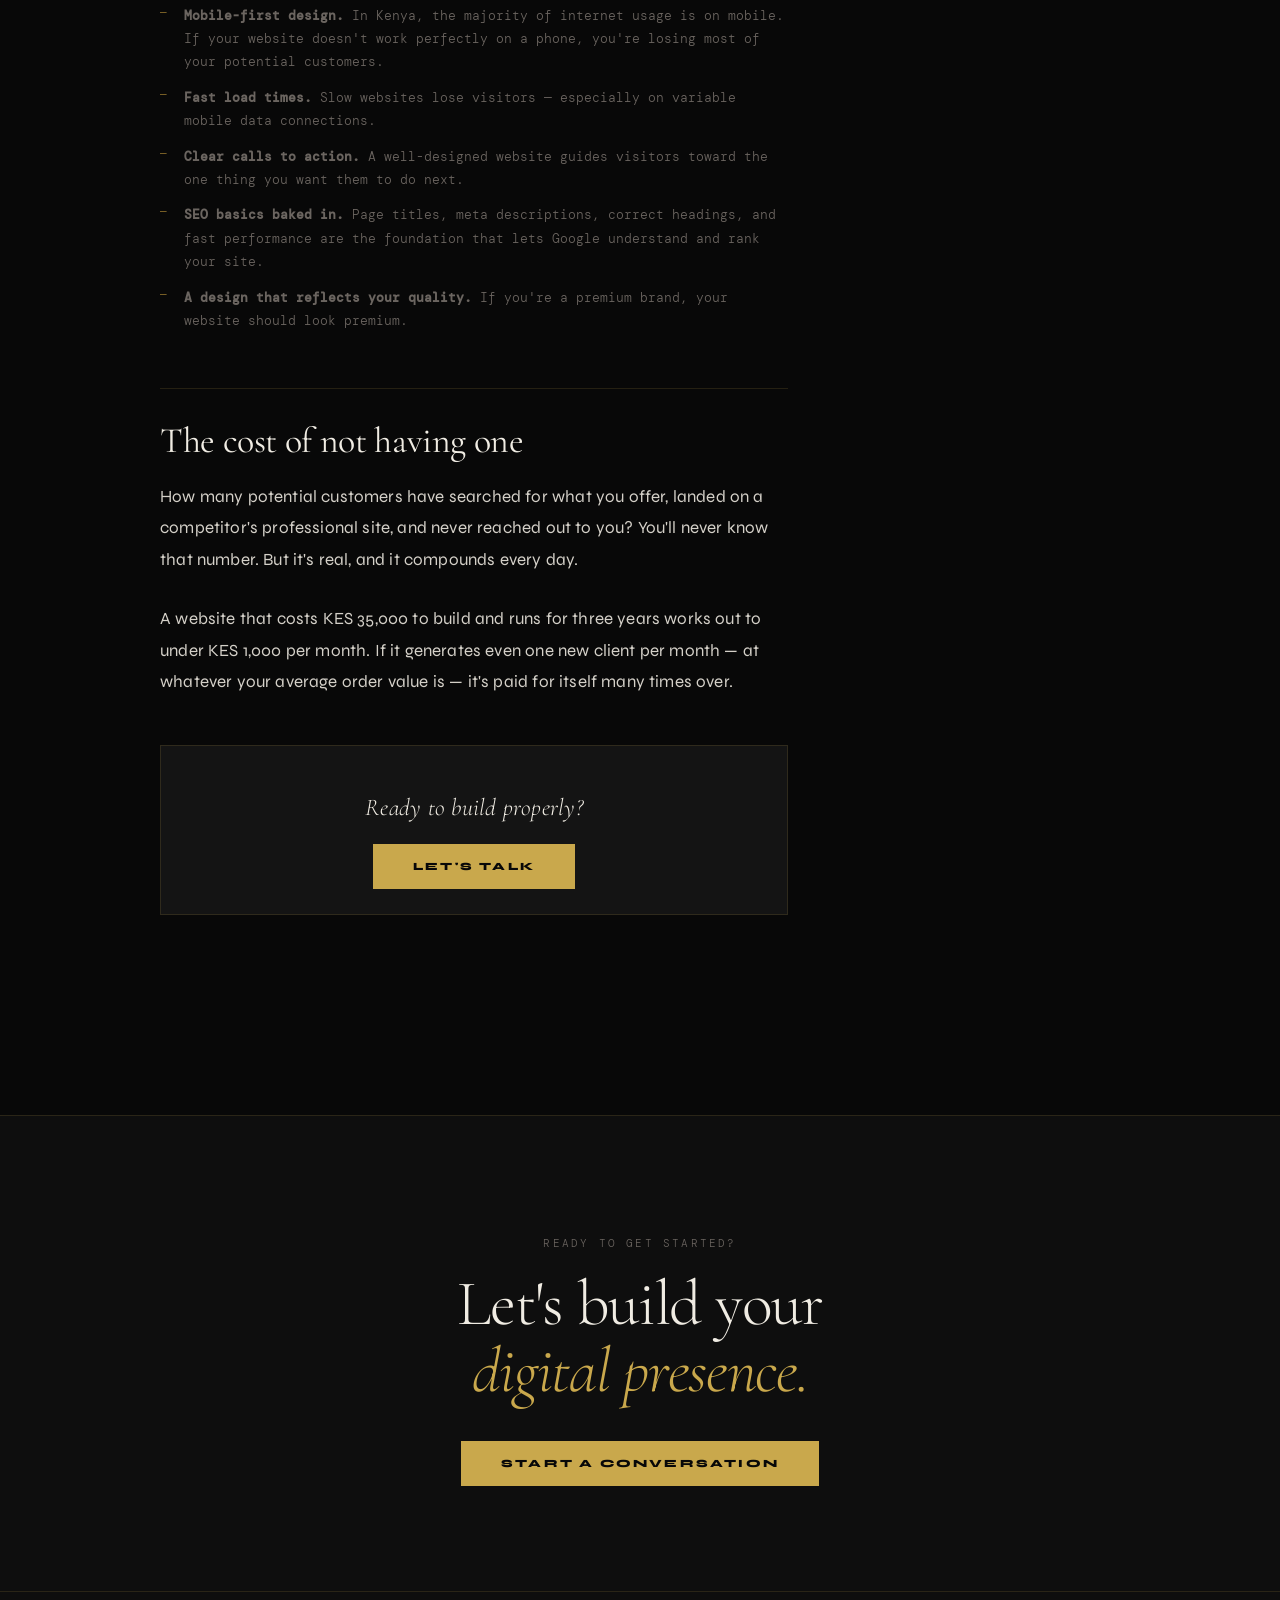
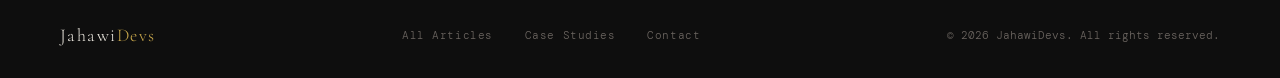
<file: blog/kenyan-businesses-website-2026.html>
<!doctype html>
<html lang="en">
  <head>
    <meta charset="UTF-8" />
    <meta name="viewport" content="width=device-width, initial-scale=1.0" />
    <title>
      Why Kenyan Businesses Need a Proper Website in 2026 — JahawiDevs
    </title>
    <meta
      name="description"
      content="Your customers are searching online before they call. A Facebook page isn't a website. Here's why a real digital presence is no longer optional for Kenyan businesses in 2026."
    />
    <link
      rel="canonical"
      href="https://jahawidevs.web.app/blog/kenyan-businesses-website-2026.html"
    />
    <meta property="og:type" content="article" />
    <meta
      property="og:title"
      content="Why Kenyan Businesses Need a Proper Website in 2026"
    />
    <meta
      property="og:description"
      content="Your customers are searching online before they call. A Facebook page isn't a website. Here's why."
    />
    <meta
      property="og:url"
      content="https://jahawidevs.web.app/blog/kenyan-businesses-website-2026.html"
    />
    <meta property="article:published_time" content="2026-06-01" />
    <meta property="article:author" content="JahawiDevs" />
    <link rel="icon" type="image/svg+xml" href="../favicon.svg" />
    <meta name="theme-color" content="#c9a84c" />
    <link rel="preconnect" href="https://fonts.googleapis.com" />
    <link rel="preconnect" href="https://fonts.gstatic.com" crossorigin />
    <link
      href="https://fonts.googleapis.com/css2?family=Cormorant+Garamond:ital,wght@0,300;0,400;0,600;1,300;1,400&family=Syne:wght@400;600;700;800&family=DM+Mono:wght@300;400&display=swap"
      rel="stylesheet"
    />
    <link rel="stylesheet" href="../style.css" />
    <link rel="stylesheet" href="blog.css" />

    <script type="application/ld+json">
      {
        "@context": "https://schema.org",
        "@type": "Article",
        "headline": "Why Kenyan Businesses Need a Proper Website in 2026",
        "description": "Your customers are searching online before they call. A Facebook page isn't a website. Here's why a real digital presence is no longer optional.",
        "author": { "@type": "Person", "name": "JahawiDevs" },
        "publisher": { "@type": "Organization", "name": "JahawiDevs" },
        "datePublished": "2026-06-01",
        "url": "https://jahawidevs.web.app/blog/kenyan-businesses-website-2026.html"
      }
    </script>
  </head>
  <body>
    <div class="cursor" id="cursor"></div>
    <div class="cursor-ring" id="cursorRing"></div>

    <nav id="nav" class="scrolled">
      <a href="../index.html" class="nav-logo">Jahawi<span>Devs</span></a>
      <ul class="nav-links">
        <li><a href="../index.html#work">Work</a></li>
        <li><a href="../index.html#services">Services</a></li>
        <li><a href="../index.html#pricing">Pricing</a></li>
        <li><a href="index.html" style="color: var(--gold)">Blog</a></li>
        <li><a href="../index.html#contact">Contact</a></li>
      </ul>
      <a href="../index.html#contact" class="nav-cta">Hire Me</a>
      <button class="nav-hamburger" id="hamburger" aria-label="Open menu">
        <span></span><span></span><span></span>
      </button>
    </nav>

    <div class="nav-mobile-menu" id="mobileMenu">
      <button class="nav-mobile-close" id="mobileClose">✕</button>
      <a href="../index.html#work" class="mobile-link">Work</a>
      <a href="../index.html#services" class="mobile-link">Services</a>
      <a href="../index.html#pricing" class="mobile-link">Pricing</a>
      <a href="index.html" class="mobile-link">Blog</a>
      <a href="../index.html#contact" class="mobile-link">Contact</a>
    </div>

    <header class="article-header">
      <div class="article-header-inner">
        <a href="index.html" class="article-back">← Back to Blog</a>
        <div class="article-meta-row">
          <span class="blog-tag">Business · Kenya</span>
          <span class="blog-date">June 2026</span>
          <span class="blog-read-time">8 min read</span>
        </div>
        <h1 class="article-title">
          Why Kenyan Businesses Need a<br /><em>Proper Website in 2026</em>
        </h1>
        <p class="article-byline">By <strong>JahawiDevs</strong></p>
      </div>
    </header>

    <div class="article-layout">
      <article class="article-body">
        <p class="article-lead">
          Your customers are searching online before they call. They're judging
          your professionalism before you've said a word. Here's why a real
          website — not a Facebook page, not an Instagram bio — is no longer
          optional.
        </p>

        <h2>They Google it first</h2>
        <p>
          Someone in Nairobi is looking for a hair products brand, a school for
          their child, or a contractor for a home renovation. What do they do
          first? They search. They click the first few results that look
          credible. They scan the website and form an opinion in about 8
          seconds. If the website looks old, broken, or doesn't exist at all —
          they move on to the next option.
        </p>
        <p>
          This is the reality of business in Kenya in 2026. And most businesses
          are losing customers before the conversation even starts.
        </p>

        <h2>The "we have a Facebook page" problem</h2>
        <p>
          A Facebook page is not a website. Here's why that distinction matters:
        </p>
        <ul>
          <li>
            Facebook controls your reach. When you post, only a fraction of your
            followers see it — unless you pay to boost it. You're renting space
            on someone else's platform.
          </li>
          <li>
            You cannot rank on Google with a Facebook page. When someone
            searches "hair products Nairobi" or "best primary school Karen,"
            your Facebook page will not appear in the top results. A proper
            website can.
          </li>
          <li>
            Facebook pages look the same. Your brand gets a blue square, a cover
            photo, and a feed. There's no visual differentiation, no brand
            story, no conversion design. You look identical to your competitor.
          </li>
          <li>
            You don't own it. If Facebook changes its algorithm, gets banned, or
            your account gets flagged — your entire digital presence is gone
            overnight.
          </li>
        </ul>
        <p>
          None of this means Facebook and Instagram aren't useful. They are. But
          they should feed traffic <em>to</em> your website — not replace it.
        </p>

        <h2>What a real website actually does</h2>
        <p>
          A proper website isn't just a digital business card. When built well,
          it's a sales tool that works 24 hours a day.
        </p>
        <p>
          <strong>It builds trust before you speak.</strong> Customers research
          you before they contact you. A professional website signals that
          you're serious, established, and worth their money.
        </p>
        <p>
          <strong>It generates organic leads through Google.</strong> When
          someone searches for what you offer, a well-built website can put you
          in front of them. This is SEO — and it's entirely achievable for local
          Kenyan businesses with the right foundation.
        </p>
        <p>
          <strong>It makes you look bigger than you are.</strong> A beautiful,
          professional website levels the playing field. You can compete
          visually with companies ten times your size.
        </p>

        <h2>The Kenyan opportunity right now</h2>
        <p>
          The bar for digital presence in Kenya is still relatively low. Most
          businesses either have no website, or have one built years ago that
          looks like it. The businesses that invest in a proper website right
          now gain a significant, compounding advantage.
        </p>
        <p>
          Internet penetration and smartphone usage in Kenya has been climbing
          steadily. More people are searching online, comparing options, and
          making decisions based on what they find — before making a single
          phone call. This trend isn't reversing.
        </p>
        <blockquote>
          The best time to build a proper website was three years ago. The
          second best time is now.
        </blockquote>

        <h2>What "proper" actually means</h2>
        <p>
          Not all websites are equal. Here's what a proper website needs in
          2026:
        </p>
        <ul>
          <li>
            <strong>Mobile-first design.</strong> In Kenya, the majority of
            internet usage is on mobile. If your website doesn't work perfectly
            on a phone, you're losing most of your potential customers.
          </li>
          <li>
            <strong>Fast load times.</strong> Slow websites lose visitors —
            especially on variable mobile data connections.
          </li>
          <li>
            <strong>Clear calls to action.</strong> A well-designed website
            guides visitors toward the one thing you want them to do next.
          </li>
          <li>
            <strong>SEO basics baked in.</strong> Page titles, meta
            descriptions, correct headings, and fast performance are the
            foundation that lets Google understand and rank your site.
          </li>
          <li>
            <strong>A design that reflects your quality.</strong> If you're a
            premium brand, your website should look premium.
          </li>
        </ul>

        <h2>The cost of not having one</h2>
        <p>
          How many potential customers have searched for what you offer, landed
          on a competitor's professional site, and never reached out to you?
          You'll never know that number. But it's real, and it compounds every
          day.
        </p>
        <p>
          A website that costs KES 35,000 to build and runs for three years
          works out to under KES 1,000 per month. If it generates even one new
          client per month — at whatever your average order value is — it's paid
          for itself many times over.
        </p>

        <div class="article-cta-block">
          <p>Ready to build properly?</p>
          <a href="../index.html#contact" class="btn-primary">Let's Talk</a>
        </div>
      </article>

      <aside class="article-sidebar">
        <div class="sidebar-block">
          <p class="sidebar-label">Written by</p>
          <p class="sidebar-value">JahawiDevs</p>
        </div>
        <div class="sidebar-block">
          <p class="sidebar-label">Published</p>
          <p class="sidebar-value">June 2026</p>
        </div>
        <div class="sidebar-block">
          <p class="sidebar-label">Category</p>
          <p class="sidebar-value">Business · Kenya</p>
        </div>
        <div class="sidebar-divider"></div>
        <p class="sidebar-label" style="margin-bottom: 12px">More Articles</p>
        <a href="good-design-good-business.html" class="sidebar-link"
          >Why Good Design Is Good Business →</a
        >
        <a
          href="custom-code-vs-website-builders.html"
          class="sidebar-link"
          style="margin-top: 10px"
          >Custom Code vs Website Builders →</a
        >
        <a href="index.html" class="sidebar-link" style="margin-top: 16px"
          >← All Posts</a
        >
      </aside>
    </div>

    <section class="blog-cta reveal">
      <p class="blog-cta-eyebrow">Ready to get started?</p>
      <h2 class="blog-cta-heading">
        Let's build your<br /><em>digital presence.</em>
      </h2>
      <a href="../index.html#contact" class="btn-primary"
        >Start a Conversation</a
      >
    </section>

    <footer>
      <a href="../index.html" class="footer-logo">Jahawi<span>Devs</span></a>
      <nav class="footer-nav">
        <a href="index.html">All Articles</a>
        <a href="../case-studies/divine-favour.html">Case Studies</a>
        <a href="../index.html#contact">Contact</a>
      </nav>
      <p class="footer-copy">© 2026 JahawiDevs. All rights reserved.</p>
    </footer>

    <script src="../script.js"></script>
  </body>
</html>
</file>
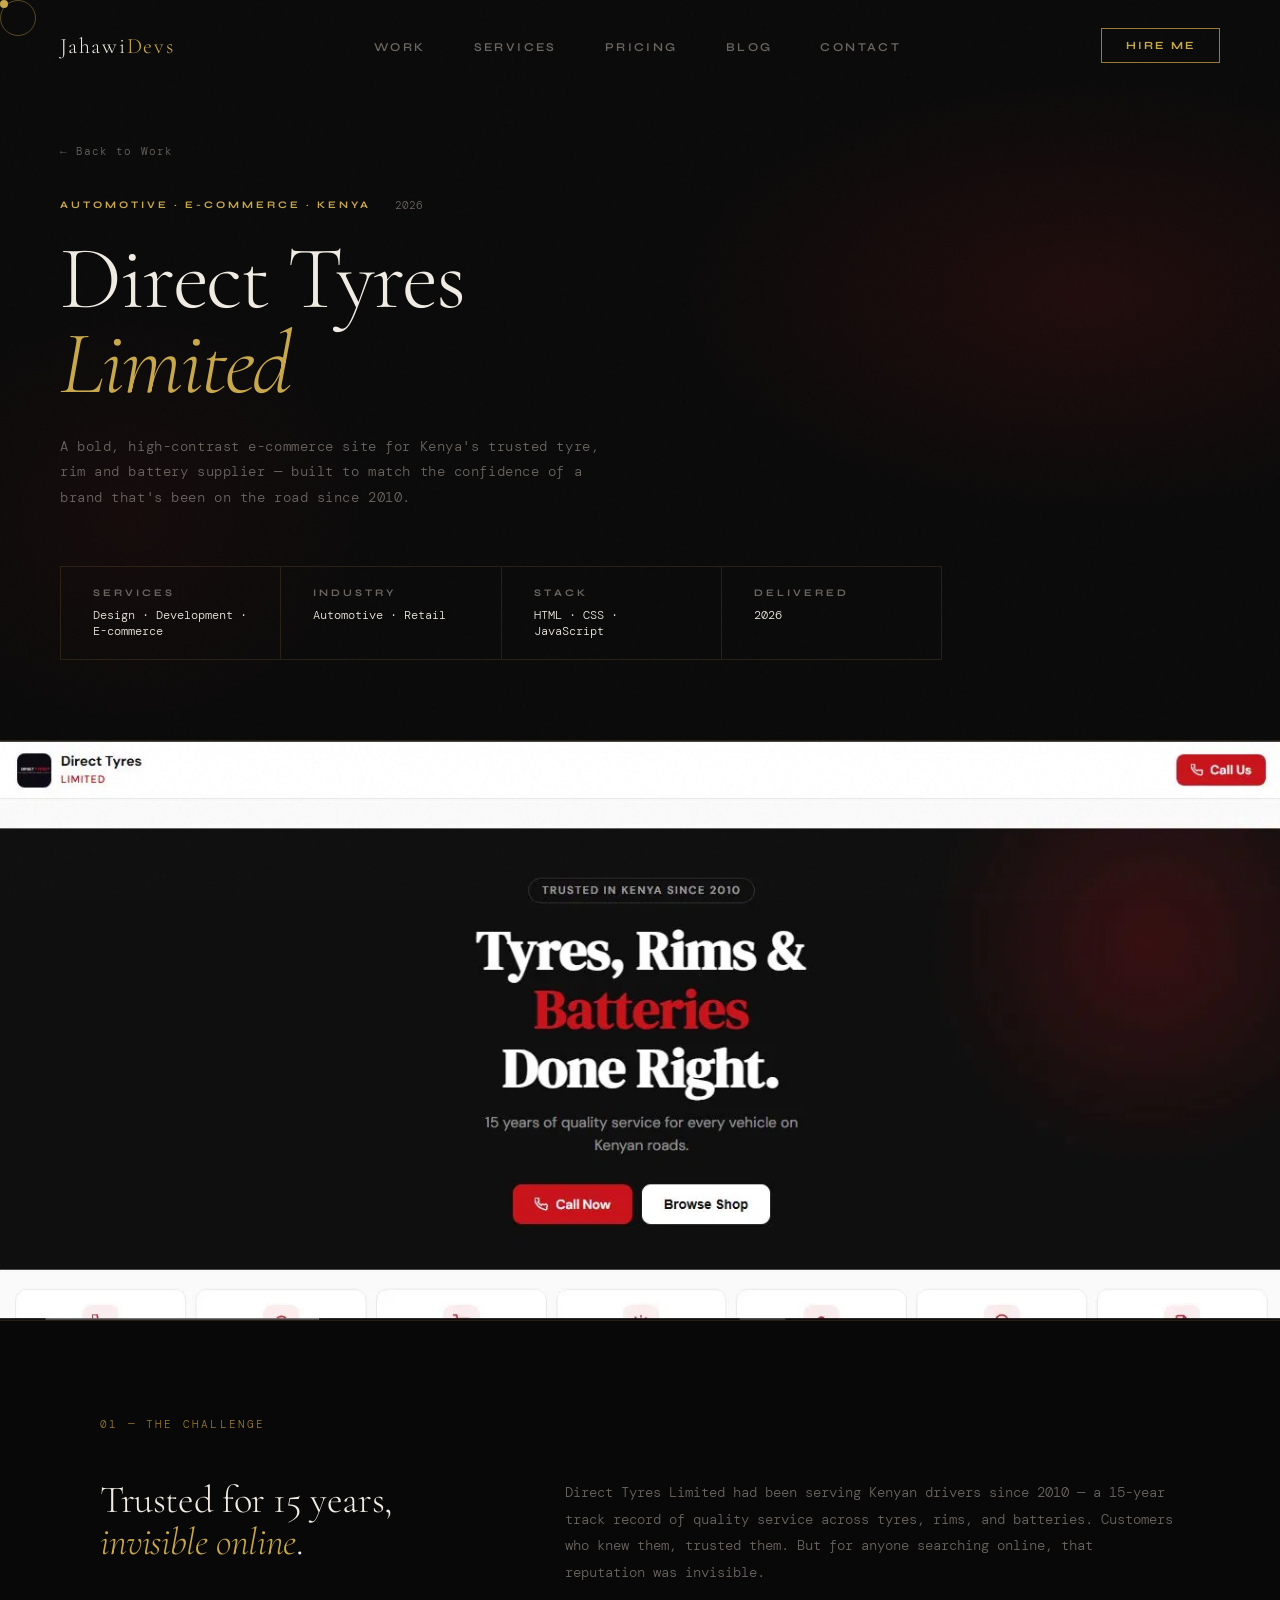
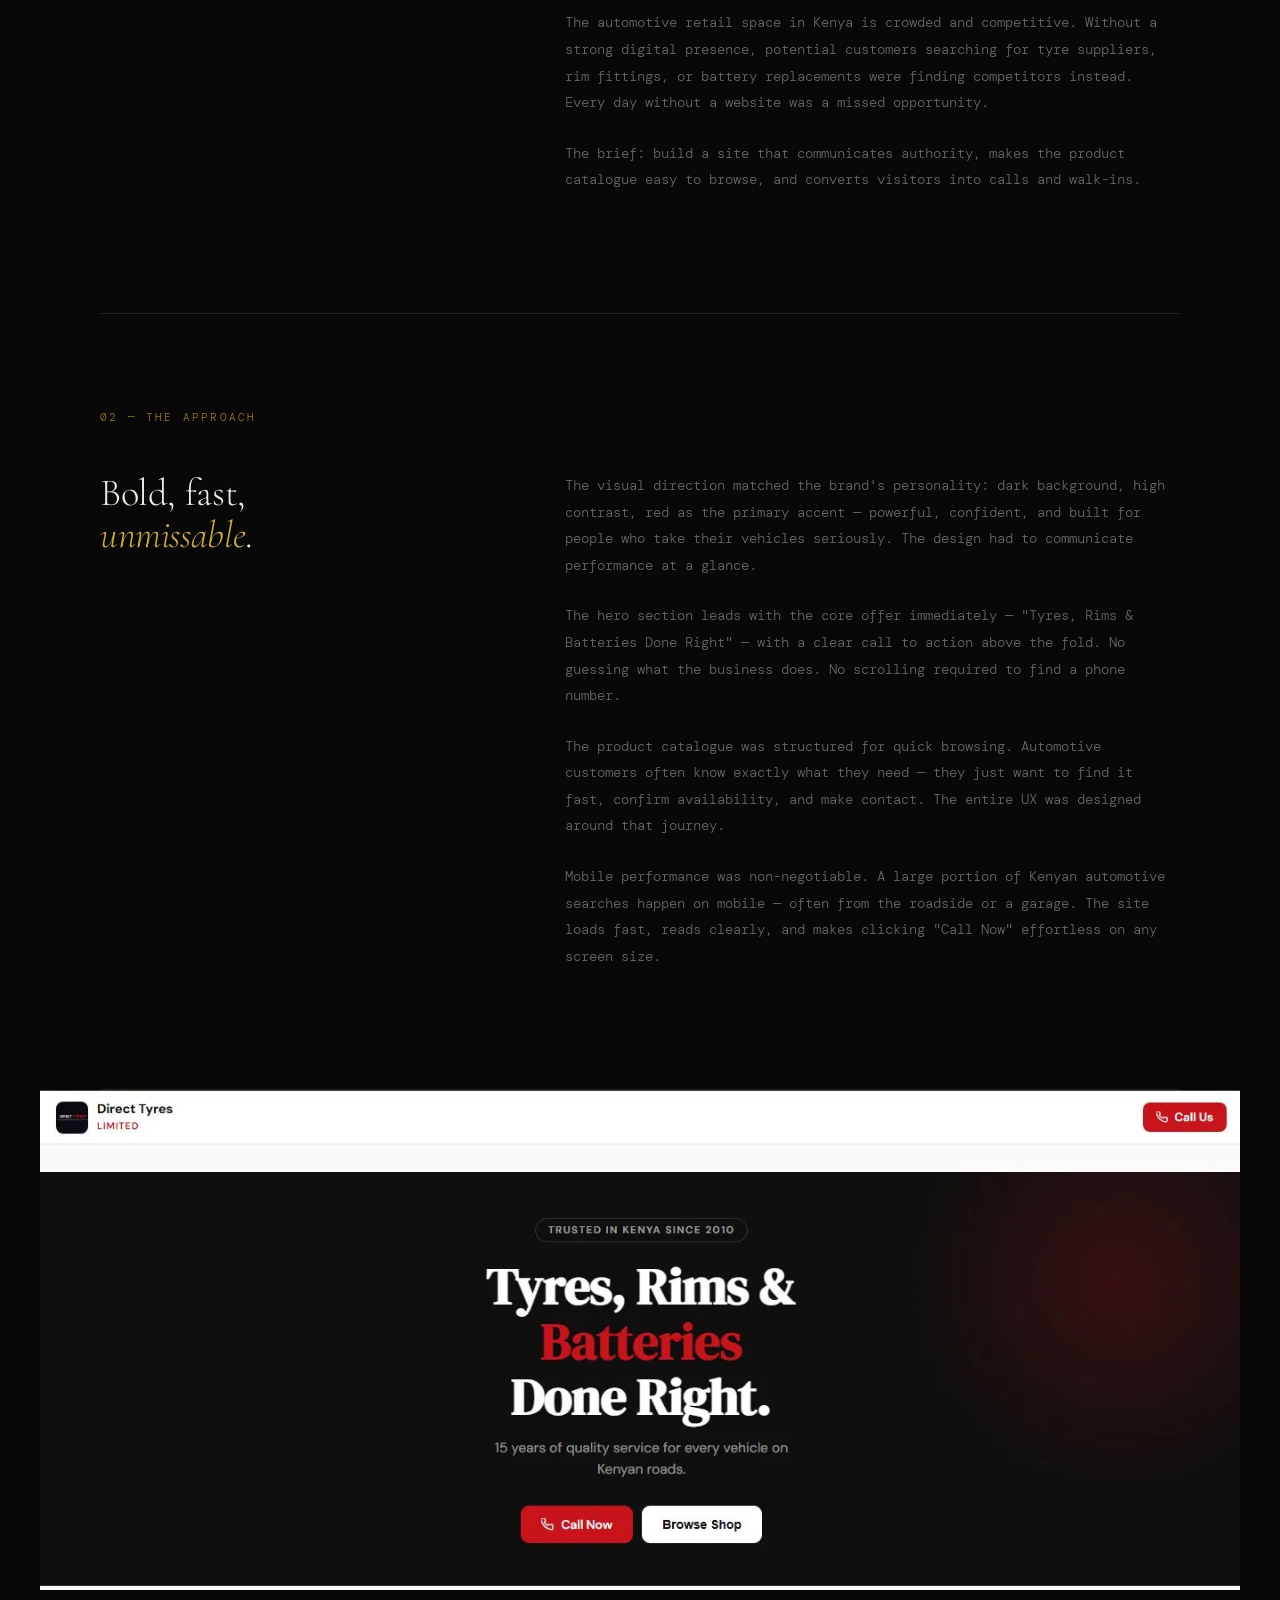
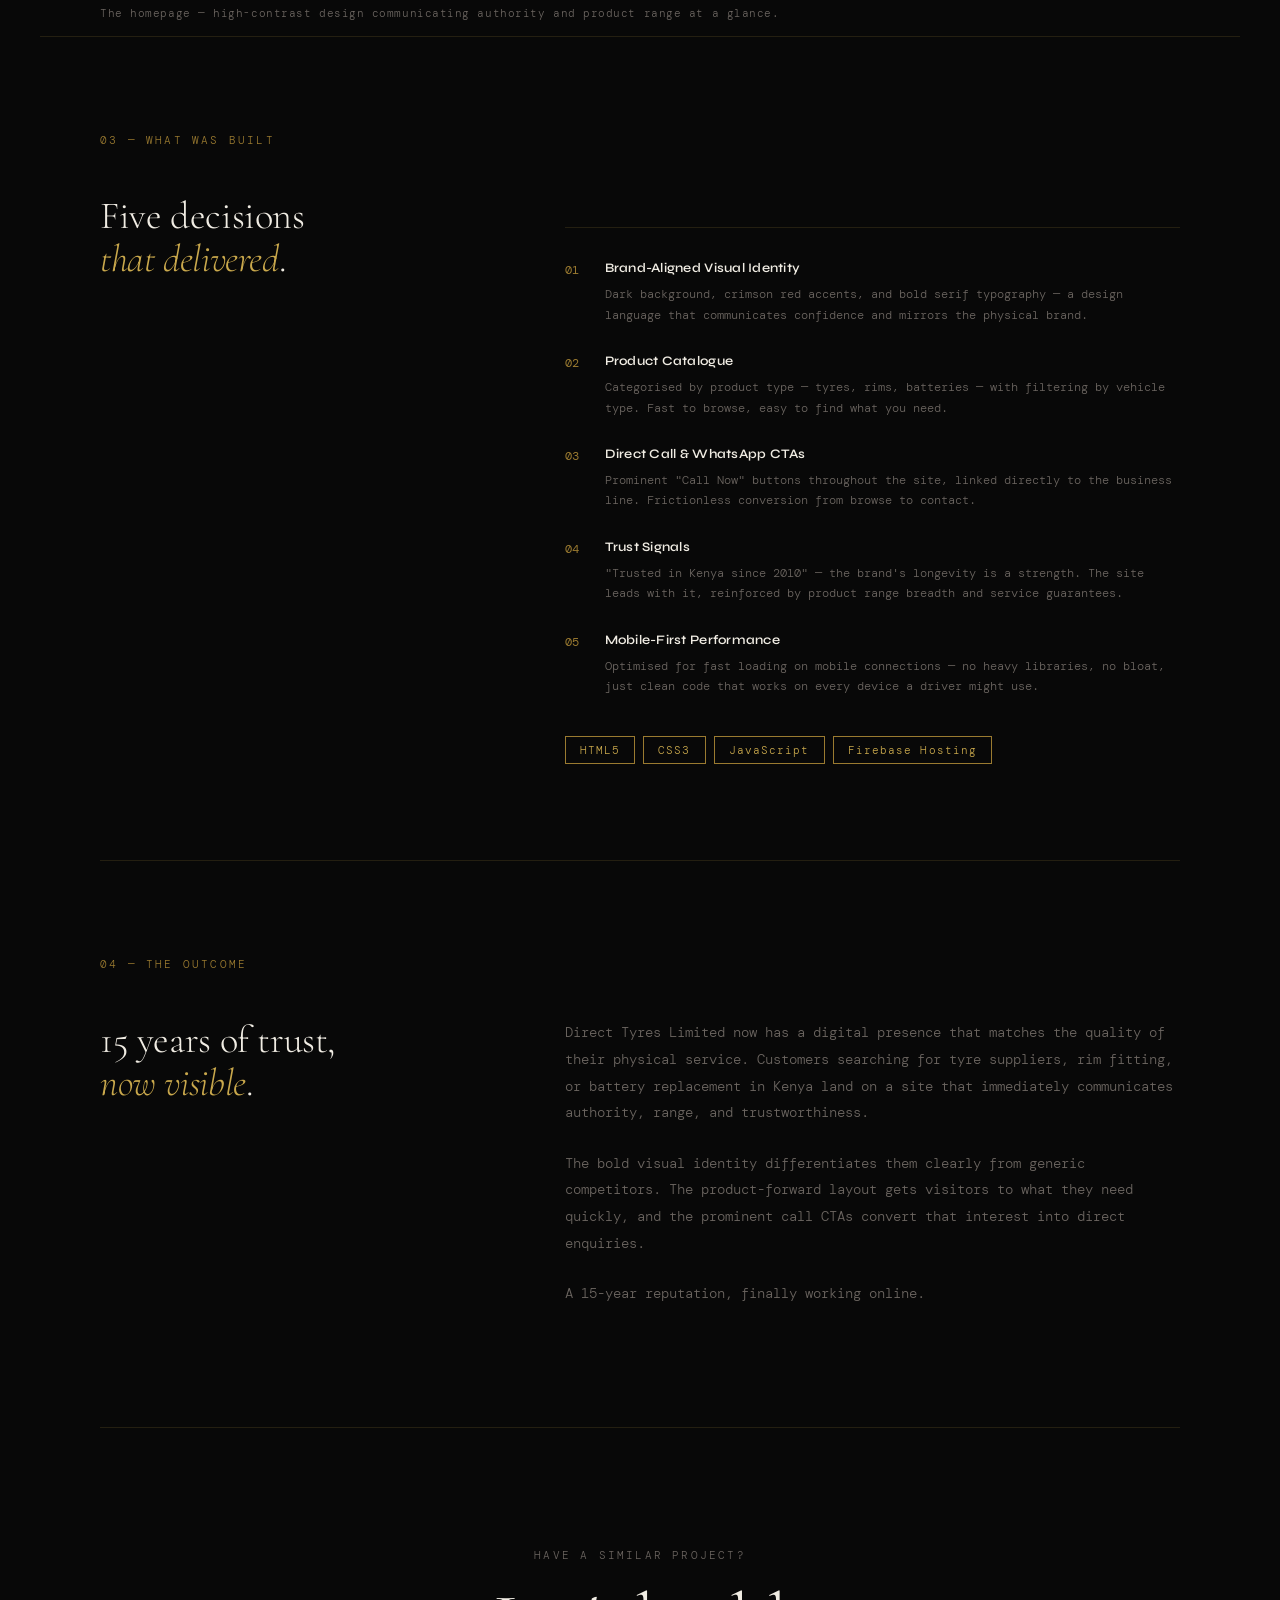
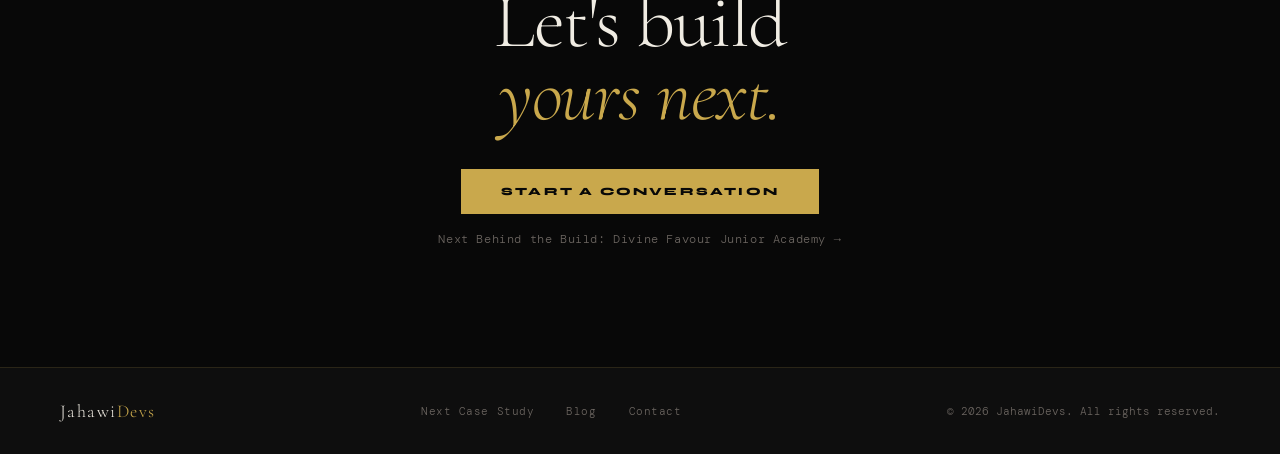
<file: case-studies/direct tyres.html>
<!doctype html>
<html lang="en">
  <head>
    <meta charset="UTF-8" />
    <meta name="viewport" content="width=device-width, initial-scale=1.0" />
    <title>Behind the Build — Direct Tyres Limited | JahawiDevs</title>
    <meta
      name="description"
      content="How JahawiDevs built a bold, high-contrast e-commerce site for Direct Tyres Limited — Kenya's trusted tyre, rim and battery supplier since 2010."
    />
    <link
      rel="canonical"
      href="https://jahawidevs.web.app/case-studies/direct_tyres.html"
    />
    <meta property="og:type" content="article" />
    <meta
      property="og:title"
      content="Behind the Build: Direct Tyres Limited — JahawiDevs"
    />
    <meta
      property="og:description"
      content="A bold automotive e-commerce site built for Kenya's trusted tyre supplier."
    />
    <meta
      property="og:image"
      content="https://jahawidevs.web.app/images/direct-tyres.png"
    />
    <link rel="icon" type="image/svg+xml" href="../favicon.svg" />
    <meta name="theme-color" content="#c9a84c" />
    <link rel="preconnect" href="https://fonts.googleapis.com" />
    <link rel="preconnect" href="https://fonts.gstatic.com" crossorigin />
    <link
      href="https://fonts.googleapis.com/css2?family=Cormorant+Garamond:ital,wght@0,300;0,400;0,600;1,300;1,400&family=Syne:wght@400;600;700;800&family=DM+Mono:wght@300;400&display=swap"
      rel="stylesheet"
    />
    <link rel="stylesheet" href="../style.css" />
    <link rel="stylesheet" href="case-study.css" />
  </head>
  <body>
    <div class="cursor" id="cursor"></div>
    <div class="cursor-ring" id="cursorRing"></div>

    <nav id="nav" class="scrolled">
      <a href="../index.html" class="nav-logo">Jahawi<span>Devs</span></a>
      <ul class="nav-links">
        <li><a href="../index.html#work">Work</a></li>
        <li><a href="../index.html#services">Services</a></li>
        <li><a href="../index.html#pricing">Pricing</a></li>
        <li><a href="../blog/index.html">Blog</a></li>
        <li><a href="../index.html#contact">Contact</a></li>
      </ul>
      <a href="../index.html#contact" class="nav-cta">Hire Me</a>
      <button class="nav-hamburger" id="hamburger" aria-label="Open menu">
        <span></span><span></span><span></span>
      </button>
    </nav>

    <div class="nav-mobile-menu" id="mobileMenu">
      <button class="nav-mobile-close" id="mobileClose">✕</button>
      <a href="../index.html#work" class="mobile-link">Work</a>
      <a href="../index.html#services" class="mobile-link">Services</a>
      <a href="../index.html#pricing" class="mobile-link">Pricing</a>
      <a href="../blog/index.html" class="mobile-link">Blog</a>
      <a href="../index.html#contact" class="mobile-link">Contact</a>
    </div>

    <!-- HERO -->
    <header class="cs-hero cs-hero-dt">
      <div class="cs-hero-bg cs-hero-bg-dt"></div>
      <div class="cs-hero-content">
        <a href="../index.html#work" class="cs-back reveal">← Back to Work</a>
        <div class="cs-eyebrow reveal">
          <span class="cs-tag">Automotive · E-commerce · Kenya</span>
          <span class="cs-year">2026</span>
        </div>
        <h1 class="cs-title reveal">Direct Tyres<br /><em>Limited</em></h1>
        <p class="cs-subtitle reveal">
          A bold, high-contrast e-commerce site for Kenya's trusted tyre, rim
          and battery supplier — built to match the confidence of a brand that's
          been on the road since 2010.
        </p>
        <div class="cs-meta-row reveal">
          <div class="cs-meta-item">
            <span class="cs-meta-label">Services</span>
            <span class="cs-meta-value">Design · Development · E-commerce</span>
          </div>
          <div class="cs-meta-item">
            <span class="cs-meta-label">Industry</span>
            <span class="cs-meta-value">Automotive · Retail</span>
          </div>
          <div class="cs-meta-item">
            <span class="cs-meta-label">Stack</span>
            <span class="cs-meta-value">HTML · CSS · JavaScript</span>
          </div>
          <div class="cs-meta-item">
            <span class="cs-meta-label">Delivered</span>
            <span class="cs-meta-value">2026</span>
          </div>
        </div>
      </div>
    </header>

    <div class="cs-cover reveal">
      <img
        src="../images/direct-tyres.png"
        alt="Direct Tyres Limited website screenshot"
      />
    </div>

    <main class="cs-body">
      <section class="cs-section reveal">
        <div class="cs-section-label">01 — The Challenge</div>
        <div class="cs-section-grid">
          <h2 class="cs-section-heading">
            Trusted for 15 years,<br /><em>invisible online</em>.
          </h2>
          <div class="cs-section-body">
            <p>
              Direct Tyres Limited had been serving Kenyan drivers since 2010 —
              a 15-year track record of quality service across tyres, rims, and
              batteries. Customers who knew them, trusted them. But for anyone
              searching online, that reputation was invisible.
            </p>
            <p>
              The automotive retail space in Kenya is crowded and competitive.
              Without a strong digital presence, potential customers searching
              for tyre suppliers, rim fittings, or battery replacements were
              finding competitors instead. Every day without a website was a
              missed opportunity.
            </p>
            <p>
              The brief: build a site that communicates authority, makes the
              product catalogue easy to browse, and converts visitors into calls
              and walk-ins.
            </p>
          </div>
        </div>
      </section>

      <section class="cs-section reveal">
        <div class="cs-section-label">02 — The Approach</div>
        <div class="cs-section-grid">
          <h2 class="cs-section-heading">
            Bold, fast,<br /><em>unmissable</em>.
          </h2>
          <div class="cs-section-body">
            <p>
              The visual direction matched the brand's personality: dark
              background, high contrast, red as the primary accent — powerful,
              confident, and built for people who take their vehicles seriously.
              The design had to communicate performance at a glance.
            </p>
            <p>
              The hero section leads with the core offer immediately — "Tyres,
              Rims &amp; Batteries Done Right" — with a clear call to action
              above the fold. No guessing what the business does. No scrolling
              required to find a phone number.
            </p>
            <p>
              The product catalogue was structured for quick browsing.
              Automotive customers often know exactly what they need — they just
              want to find it fast, confirm availability, and make contact. The
              entire UX was designed around that journey.
            </p>
            <p>
              Mobile performance was non-negotiable. A large portion of Kenyan
              automotive searches happen on mobile — often from the roadside or
              a garage. The site loads fast, reads clearly, and makes clicking
              "Call Now" effortless on any screen size.
            </p>
          </div>
        </div>
      </section>

      <div class="cs-full-image reveal">
        <img
          src="../images/direct-tyres.png"
          alt="Direct Tyres Limited website detail"
        />
        <p class="cs-image-caption">
          The homepage — high-contrast design communicating authority and
          product range at a glance.
        </p>
      </div>

      <section class="cs-section reveal">
        <div class="cs-section-label">03 — What Was Built</div>
        <div class="cs-section-grid">
          <h2 class="cs-section-heading">
            Five decisions<br /><em>that delivered</em>.
          </h2>
          <div class="cs-section-body">
            <div class="cs-decisions">
              <div class="cs-decision">
                <span class="cs-decision-num">01</span>
                <div>
                  <strong>Brand-Aligned Visual Identity</strong>
                  <p>
                    Dark background, crimson red accents, and bold serif
                    typography — a design language that communicates confidence
                    and mirrors the physical brand.
                  </p>
                </div>
              </div>
              <div class="cs-decision">
                <span class="cs-decision-num">02</span>
                <div>
                  <strong>Product Catalogue</strong>
                  <p>
                    Categorised by product type — tyres, rims, batteries — with
                    filtering by vehicle type. Fast to browse, easy to find what
                    you need.
                  </p>
                </div>
              </div>
              <div class="cs-decision">
                <span class="cs-decision-num">03</span>
                <div>
                  <strong>Direct Call &amp; WhatsApp CTAs</strong>
                  <p>
                    Prominent "Call Now" buttons throughout the site, linked
                    directly to the business line. Frictionless conversion from
                    browse to contact.
                  </p>
                </div>
              </div>
              <div class="cs-decision">
                <span class="cs-decision-num">04</span>
                <div>
                  <strong>Trust Signals</strong>
                  <p>
                    "Trusted in Kenya since 2010" — the brand's longevity is a
                    strength. The site leads with it, reinforced by product
                    range breadth and service guarantees.
                  </p>
                </div>
              </div>
              <div class="cs-decision">
                <span class="cs-decision-num">05</span>
                <div>
                  <strong>Mobile-First Performance</strong>
                  <p>
                    Optimised for fast loading on mobile connections — no heavy
                    libraries, no bloat, just clean code that works on every
                    device a driver might use.
                  </p>
                </div>
              </div>
            </div>
            <div class="cs-tech-stack" style="margin-top: 40px">
              <span>HTML5</span>
              <span>CSS3</span>
              <span>JavaScript</span>
              <span>Firebase Hosting</span>
            </div>
          </div>
        </div>
      </section>

      <section class="cs-section reveal">
        <div class="cs-section-label">04 — The Outcome</div>
        <div class="cs-section-grid">
          <h2 class="cs-section-heading">
            15 years of trust,<br /><em>now visible</em>.
          </h2>
          <div class="cs-section-body">
            <p>
              Direct Tyres Limited now has a digital presence that matches the
              quality of their physical service. Customers searching for tyre
              suppliers, rim fitting, or battery replacement in Kenya land on a
              site that immediately communicates authority, range, and
              trustworthiness.
            </p>
            <p>
              The bold visual identity differentiates them clearly from generic
              competitors. The product-forward layout gets visitors to what they
              need quickly, and the prominent call CTAs convert that interest
              into direct enquiries.
            </p>
            <p>A 15-year reputation, finally working online.</p>
          </div>
        </div>
      </section>

      <section class="cs-cta reveal">
        <p class="cs-cta-eyebrow">Have a similar project?</p>
        <h2 class="cs-cta-heading">Let's build<br /><em>yours next.</em></h2>
        <a href="../index.html#contact" class="btn-primary"
          >Start a Conversation</a
        >
        <a href="divine-favour.html" class="cs-next-project"
          >Next Behind the Build: Divine Favour Junior Academy →</a
        >
      </section>
    </main>

    <footer>
      <a href="../index.html" class="footer-logo">Jahawi<span>Devs</span></a>
      <nav class="footer-nav">
        <a href="divine-favour.html">Next Case Study</a>
        <a href="../blog/index.html">Blog</a>
        <a href="../index.html#contact">Contact</a>
      </nav>
      <p class="footer-copy">© 2026 JahawiDevs. All rights reserved.</p>
    </footer>
    <script src="../script.js"></script>
  </body>
</html>
</file>
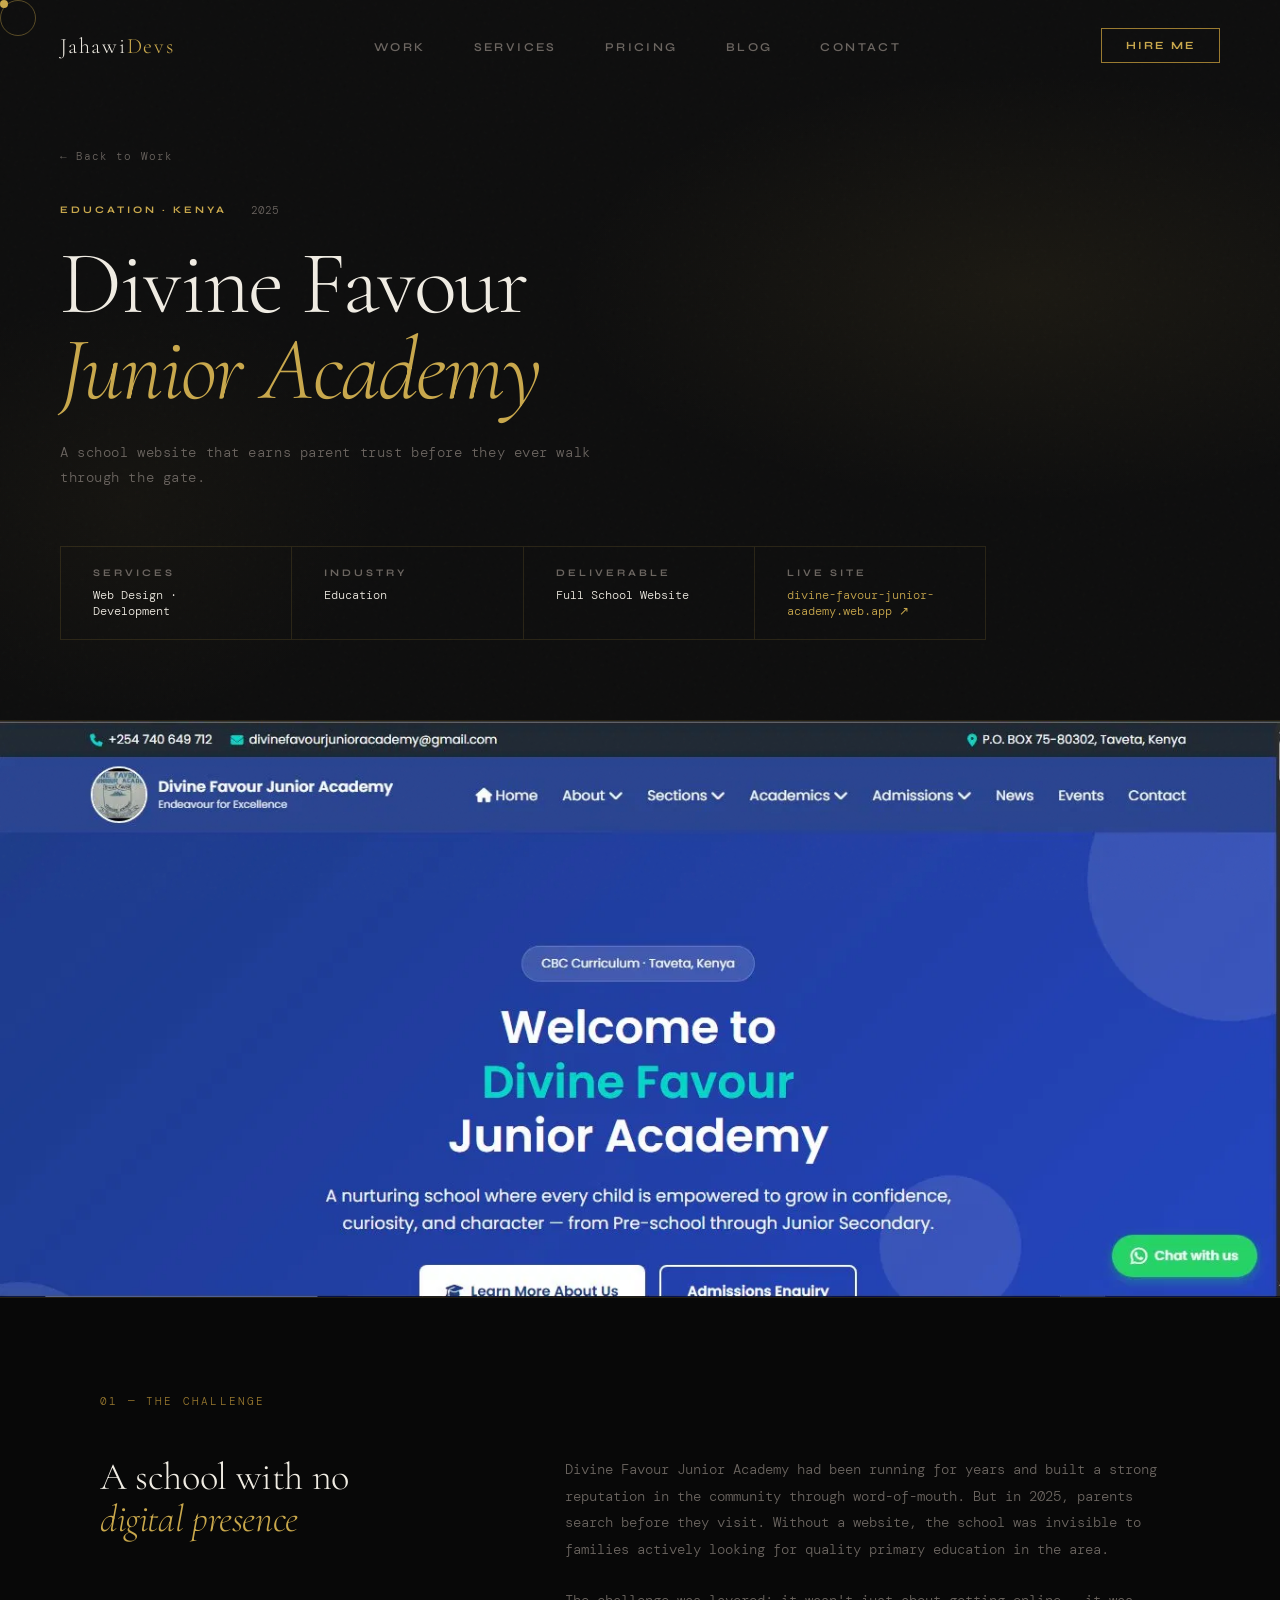
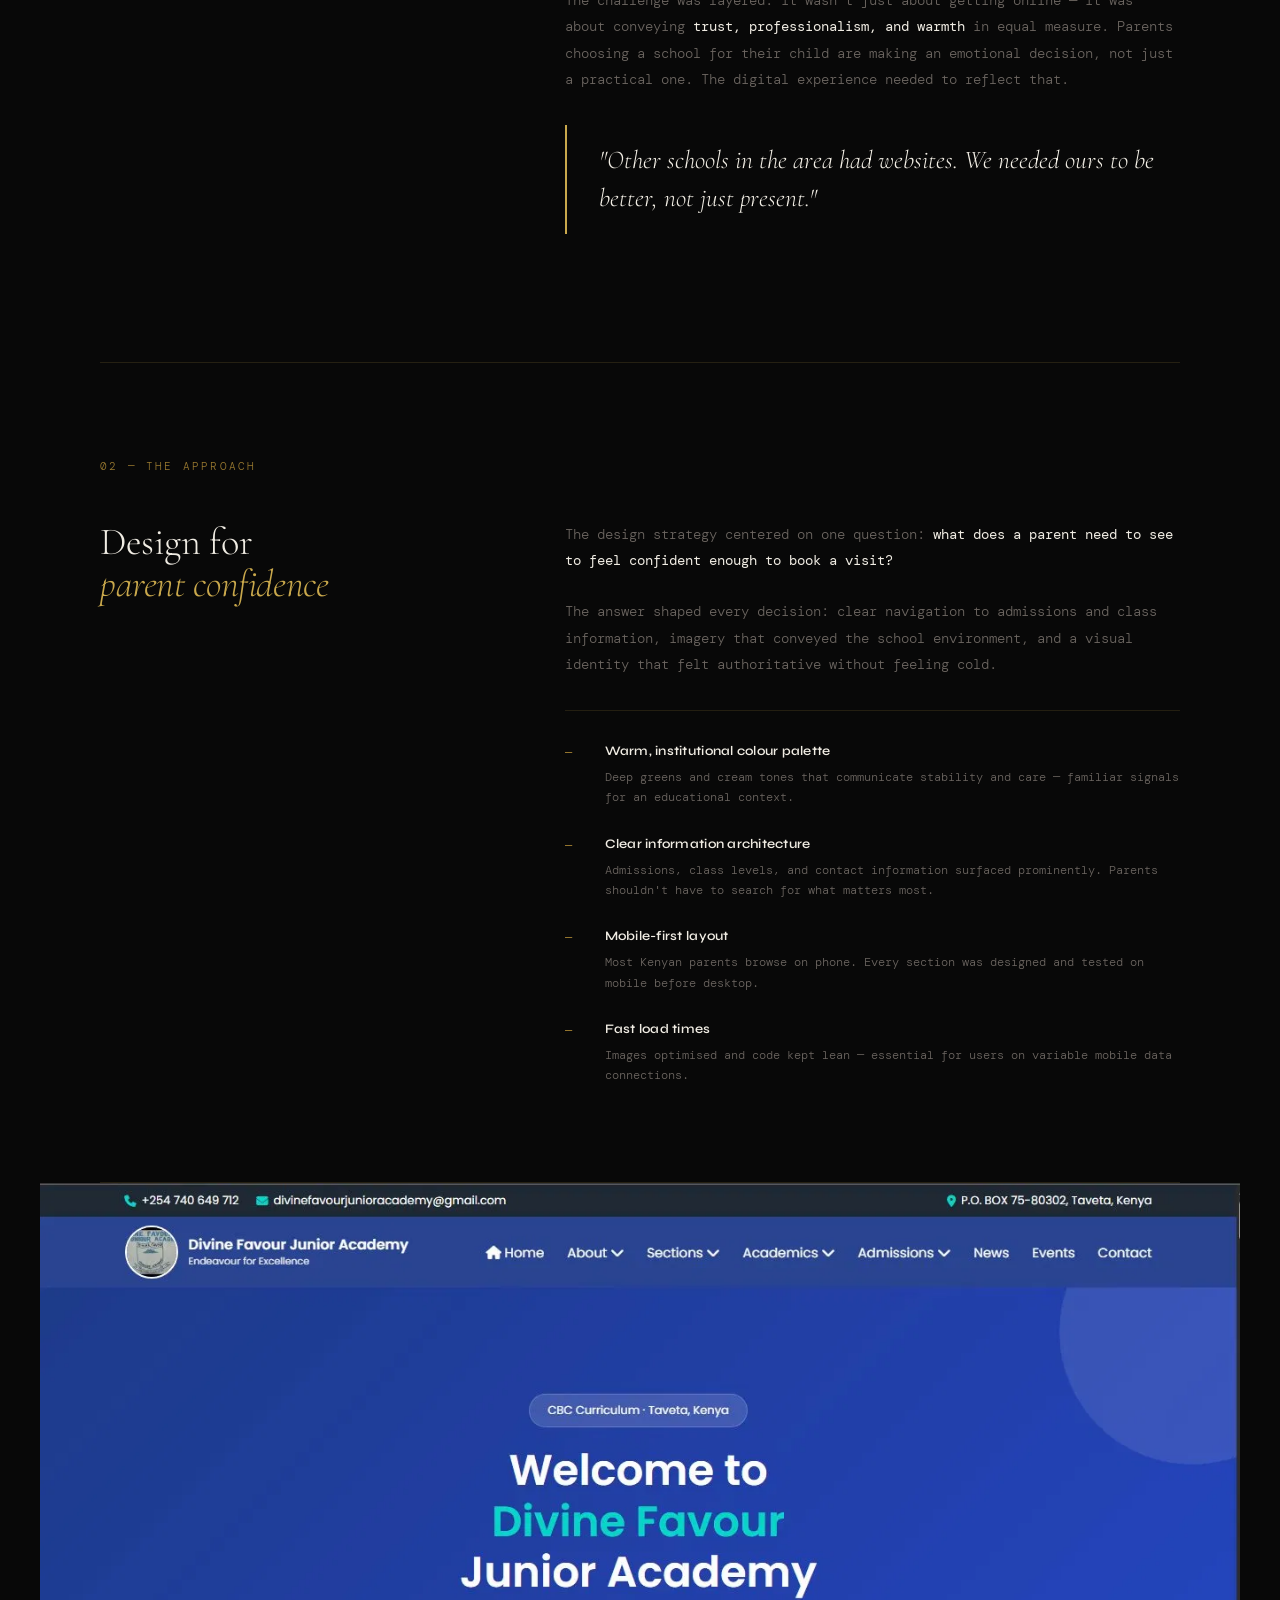
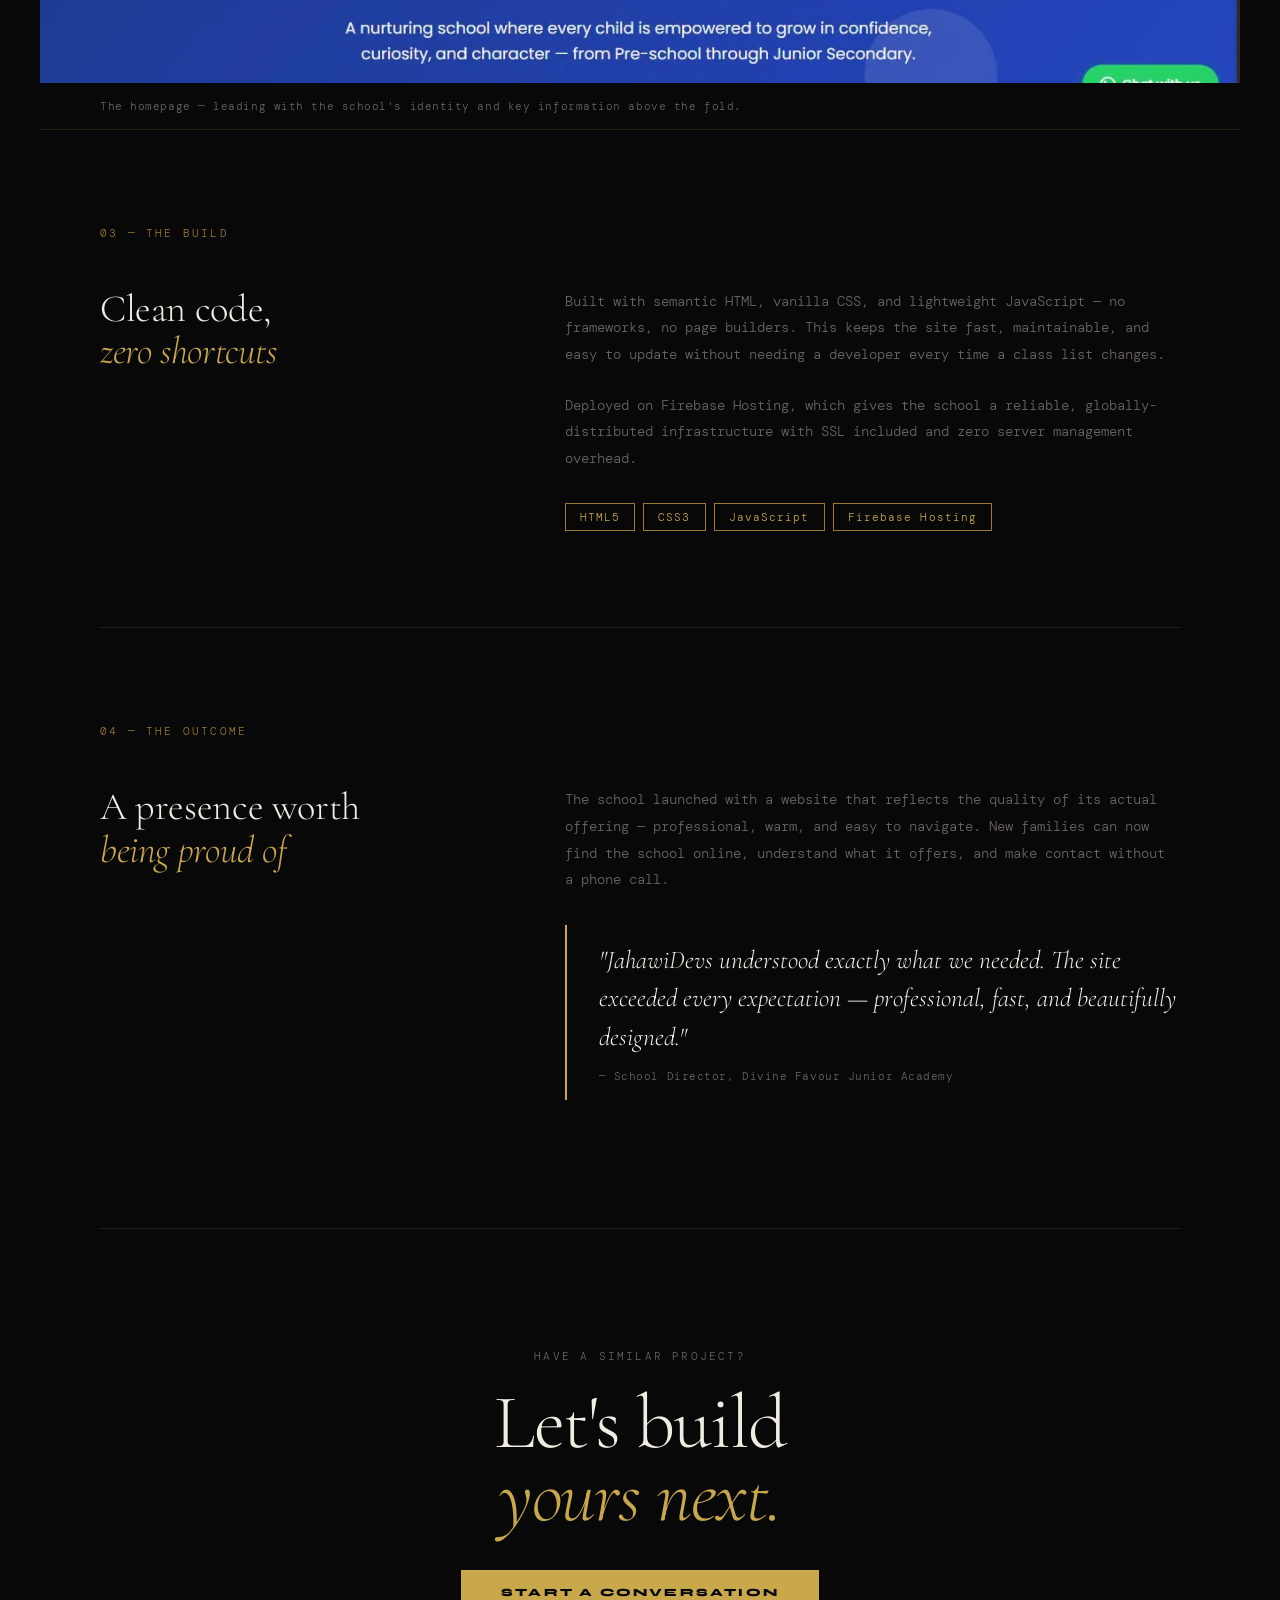
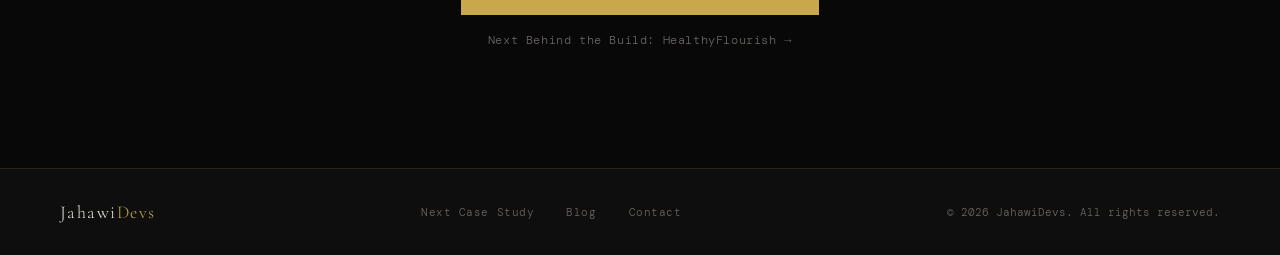
<file: case-studies/divine-favour.html>
<!doctype html>
<html lang="en">
  <head>
    <meta charset="UTF-8" />
    <meta name="viewport" content="width=device-width, initial-scale=1.0" />
    <title>Behind the Build: Divine Favour Junior Academy — JahawiDevs</title>
    <meta
      name="description"
      content="How JahawiDevs designed and built a full school website for Divine Favour Junior Academy — building parent trust and a professional digital identity."
    />
    <link
      rel="canonical"
      href="https://jahawidevs.web.app/case-studies/divine-favour.html"
    />
    <meta property="og:type" content="article" />
    <meta
      property="og:title"
      content="Behind the Build: Divine Favour Junior Academy — JahawiDevs"
    />
    <meta
      property="og:description"
      content="A full school website that builds parent trust from the first click."
    />
    <meta
      property="og:image"
      content="https://jahawidevs.web.app/images/divine-favour.png"
    />
    <link rel="icon" type="image/svg+xml" href="../favicon.svg" />
    <meta name="theme-color" content="#c9a84c" />
    <link rel="preconnect" href="https://fonts.googleapis.com" />
    <link rel="preconnect" href="https://fonts.gstatic.com" crossorigin />
    <link
      href="https://fonts.googleapis.com/css2?family=Cormorant+Garamond:ital,wght@0,300;0,400;0,600;1,300;1,400&family=Syne:wght@400;600;700;800&family=DM+Mono:wght@300;400&display=swap"
      rel="stylesheet"
    />
    <link rel="stylesheet" href="../style.css" />
    <link rel="stylesheet" href="case-study.css" />
  </head>
  <body>
    <div class="cursor" id="cursor"></div>
    <div class="cursor-ring" id="cursorRing"></div>

    <nav id="nav" class="scrolled">
      <a href="../index.html" class="nav-logo">Jahawi<span>Devs</span></a>
      <ul class="nav-links">
        <li><a href="../index.html#work">Work</a></li>
        <li><a href="../index.html#services">Services</a></li>
        <li><a href="../index.html#pricing">Pricing</a></li>
        <li><a href="../blog/index.html">Blog</a></li>
        <li><a href="../index.html#contact">Contact</a></li>
      </ul>
      <a href="../index.html#contact" class="nav-cta">Hire Me</a>
      <button class="nav-hamburger" id="hamburger" aria-label="Open menu">
        <span></span><span></span><span></span>
      </button>
    </nav>

    <div class="nav-mobile-menu" id="mobileMenu">
      <button class="nav-mobile-close" id="mobileClose">✕</button>
      <a href="../index.html#work" class="mobile-link">Work</a>
      <a href="../index.html#services" class="mobile-link">Services</a>
      <a href="../index.html#pricing" class="mobile-link">Pricing</a>
      <a href="../blog/index.html" class="mobile-link">Blog</a>
      <a href="../index.html#contact" class="mobile-link">Contact</a>
    </div>

    <header class="cs-hero">
      <div class="cs-hero-bg"></div>
      <div class="cs-hero-content">
        <a href="../index.html#work" class="cs-back reveal">← Back to Work</a>
        <div class="cs-eyebrow reveal">
          <span class="cs-tag">Education · Kenya</span>
          <span class="cs-year">2025</span>
        </div>
        <h1 class="cs-title reveal">
          Divine Favour<br /><em>Junior Academy</em>
        </h1>
        <p class="cs-subtitle reveal">
          A school website that earns parent trust before they ever walk through
          the gate.
        </p>
        <div class="cs-meta-row reveal">
          <div class="cs-meta-item">
            <span class="cs-meta-label">Services</span>
            <span class="cs-meta-value">Web Design · Development</span>
          </div>
          <div class="cs-meta-item">
            <span class="cs-meta-label">Industry</span>
            <span class="cs-meta-value">Education</span>
          </div>
          <div class="cs-meta-item">
            <span class="cs-meta-label">Deliverable</span>
            <span class="cs-meta-value">Full School Website</span>
          </div>
          <div class="cs-meta-item">
            <span class="cs-meta-label">Live Site</span>
            <a
              href="https://divine-favour-junior-academy.web.app/"
              target="_blank"
              rel="noopener"
              class="cs-meta-link"
              >divine-favour-junior-academy.web.app ↗</a
            >
          </div>
        </div>
      </div>
    </header>

    <div class="cs-cover reveal">
      <img
        src="../images/divine-favour.png"
        alt="Divine Favour Junior Academy website screenshot"
      />
    </div>

    <main class="cs-body">
      <section class="cs-section reveal">
        <div class="cs-section-label">01 — The Challenge</div>
        <div class="cs-section-grid">
          <h2 class="cs-section-heading">
            A school with no<br /><em>digital presence</em>
          </h2>
          <div class="cs-section-body">
            <p>
              Divine Favour Junior Academy had been running for years and built
              a strong reputation in the community through word-of-mouth. But in
              2025, parents search before they visit. Without a website, the
              school was invisible to families actively looking for quality
              primary education in the area.
            </p>
            <p>
              The challenge was layered: it wasn't just about getting online —
              it was about conveying
              <strong>trust, professionalism, and warmth</strong> in equal
              measure. Parents choosing a school for their child are making an
              emotional decision, not just a practical one. The digital
              experience needed to reflect that.
            </p>
            <blockquote class="cs-quote">
              "Other schools in the area had websites. We needed ours to be
              better, not just present."
            </blockquote>
          </div>
        </div>
      </section>

      <section class="cs-section reveal">
        <div class="cs-section-label">02 — The Approach</div>
        <div class="cs-section-grid">
          <h2 class="cs-section-heading">
            Design for<br /><em>parent confidence</em>
          </h2>
          <div class="cs-section-body">
            <p>
              The design strategy centered on one question:
              <strong
                >what does a parent need to see to feel confident enough to book
                a visit?</strong
              >
            </p>
            <p>
              The answer shaped every decision: clear navigation to admissions
              and class information, imagery that conveyed the school
              environment, and a visual identity that felt authoritative without
              feeling cold.
            </p>
            <div class="cs-decisions">
              <div class="cs-decision">
                <span class="cs-decision-num">—</span>
                <div>
                  <strong>Warm, institutional colour palette</strong>
                  <p>
                    Deep greens and cream tones that communicate stability and
                    care — familiar signals for an educational context.
                  </p>
                </div>
              </div>
              <div class="cs-decision">
                <span class="cs-decision-num">—</span>
                <div>
                  <strong>Clear information architecture</strong>
                  <p>
                    Admissions, class levels, and contact information surfaced
                    prominently. Parents shouldn't have to search for what
                    matters most.
                  </p>
                </div>
              </div>
              <div class="cs-decision">
                <span class="cs-decision-num">—</span>
                <div>
                  <strong>Mobile-first layout</strong>
                  <p>
                    Most Kenyan parents browse on phone. Every section was
                    designed and tested on mobile before desktop.
                  </p>
                </div>
              </div>
              <div class="cs-decision">
                <span class="cs-decision-num">—</span>
                <div>
                  <strong>Fast load times</strong>
                  <p>
                    Images optimised and code kept lean — essential for users on
                    variable mobile data connections.
                  </p>
                </div>
              </div>
            </div>
          </div>
        </div>
      </section>

      <div class="cs-full-image reveal">
        <img
          src="../images/divine-favour.png"
          alt="Divine Favour website detail"
        />
        <p class="cs-image-caption">
          The homepage — leading with the school's identity and key information
          above the fold.
        </p>
      </div>

      <section class="cs-section reveal">
        <div class="cs-section-label">03 — The Build</div>
        <div class="cs-section-grid">
          <h2 class="cs-section-heading">
            Clean code,<br /><em>zero shortcuts</em>
          </h2>
          <div class="cs-section-body">
            <p>
              Built with semantic HTML, vanilla CSS, and lightweight JavaScript
              — no frameworks, no page builders. This keeps the site fast,
              maintainable, and easy to update without needing a developer every
              time a class list changes.
            </p>
            <p>
              Deployed on Firebase Hosting, which gives the school a reliable,
              globally-distributed infrastructure with SSL included and zero
              server management overhead.
            </p>
            <div class="cs-tech-stack">
              <span>HTML5</span>
              <span>CSS3</span>
              <span>JavaScript</span>
              <span>Firebase Hosting</span>
            </div>
          </div>
        </div>
      </section>

      <section class="cs-section reveal">
        <div class="cs-section-label">04 — The Outcome</div>
        <div class="cs-section-grid">
          <h2 class="cs-section-heading">
            A presence worth<br /><em>being proud of</em>
          </h2>
          <div class="cs-section-body">
            <p>
              The school launched with a website that reflects the quality of
              its actual offering — professional, warm, and easy to navigate.
              New families can now find the school online, understand what it
              offers, and make contact without a phone call.
            </p>
            <blockquote class="cs-quote">
              "JahawiDevs understood exactly what we needed. The site exceeded
              every expectation — professional, fast, and beautifully
              designed."<cite
                >— School Director, Divine Favour Junior Academy</cite
              >
            </blockquote>
          </div>
        </div>
      </section>

      <section class="cs-cta reveal">
        <p class="cs-cta-eyebrow">Have a similar project?</p>
        <h2 class="cs-cta-heading">Let's build<br /><em>yours next.</em></h2>
        <a href="../index.html#contact" class="btn-primary"
          >Start a Conversation</a
        >
        <a href="healthyflourish.html" class="cs-next-project"
          >Next Behind the Build: HealthyFlourish →</a
        >
      </section>
    </main>

    <footer>
      <a href="../index.html" class="footer-logo">Jahawi<span>Devs</span></a>
      <nav class="footer-nav">
        <a href="healthyflourish.html">Next Case Study</a>
        <a href="../blog/index.html">Blog</a>
        <a href="../index.html#contact">Contact</a>
      </nav>
      <p class="footer-copy">© 2026 JahawiDevs. All rights reserved.</p>
    </footer>

    <script src="../script.js"></script>
  </body>
</html>
</file>
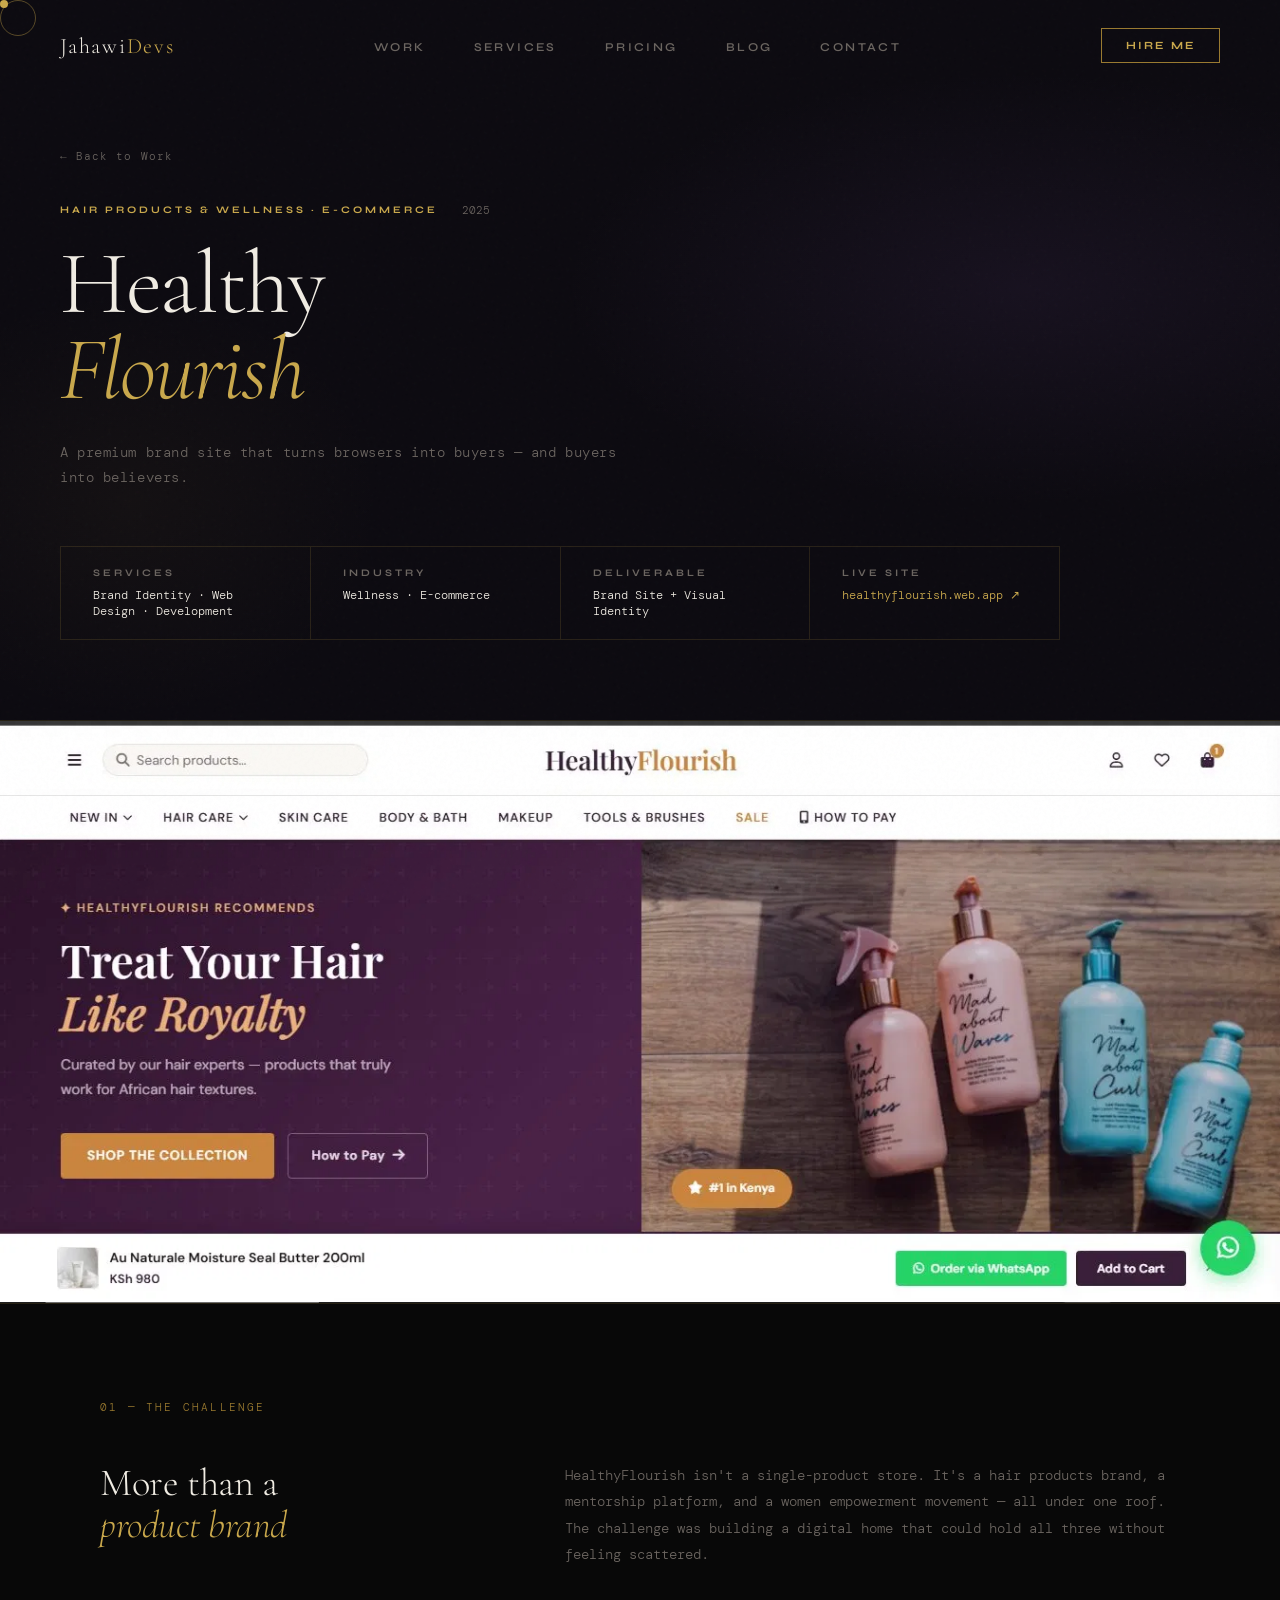
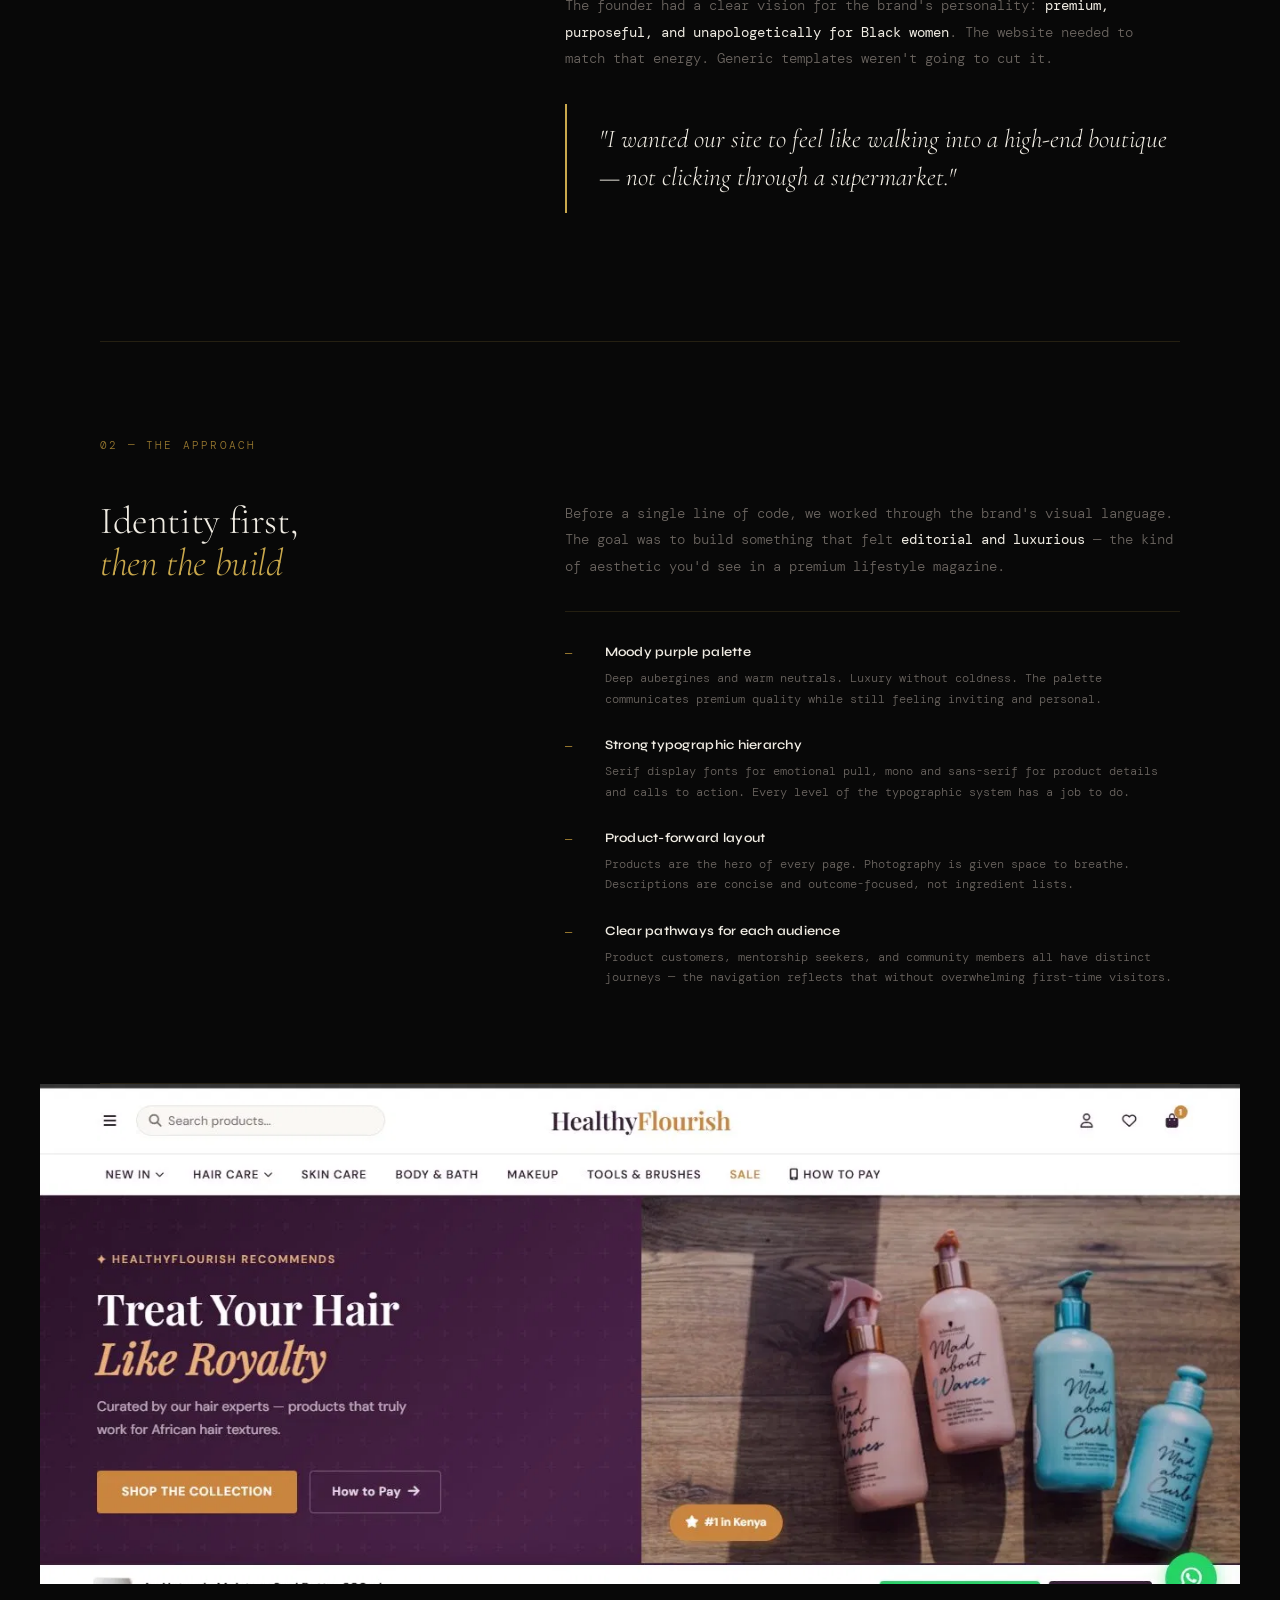
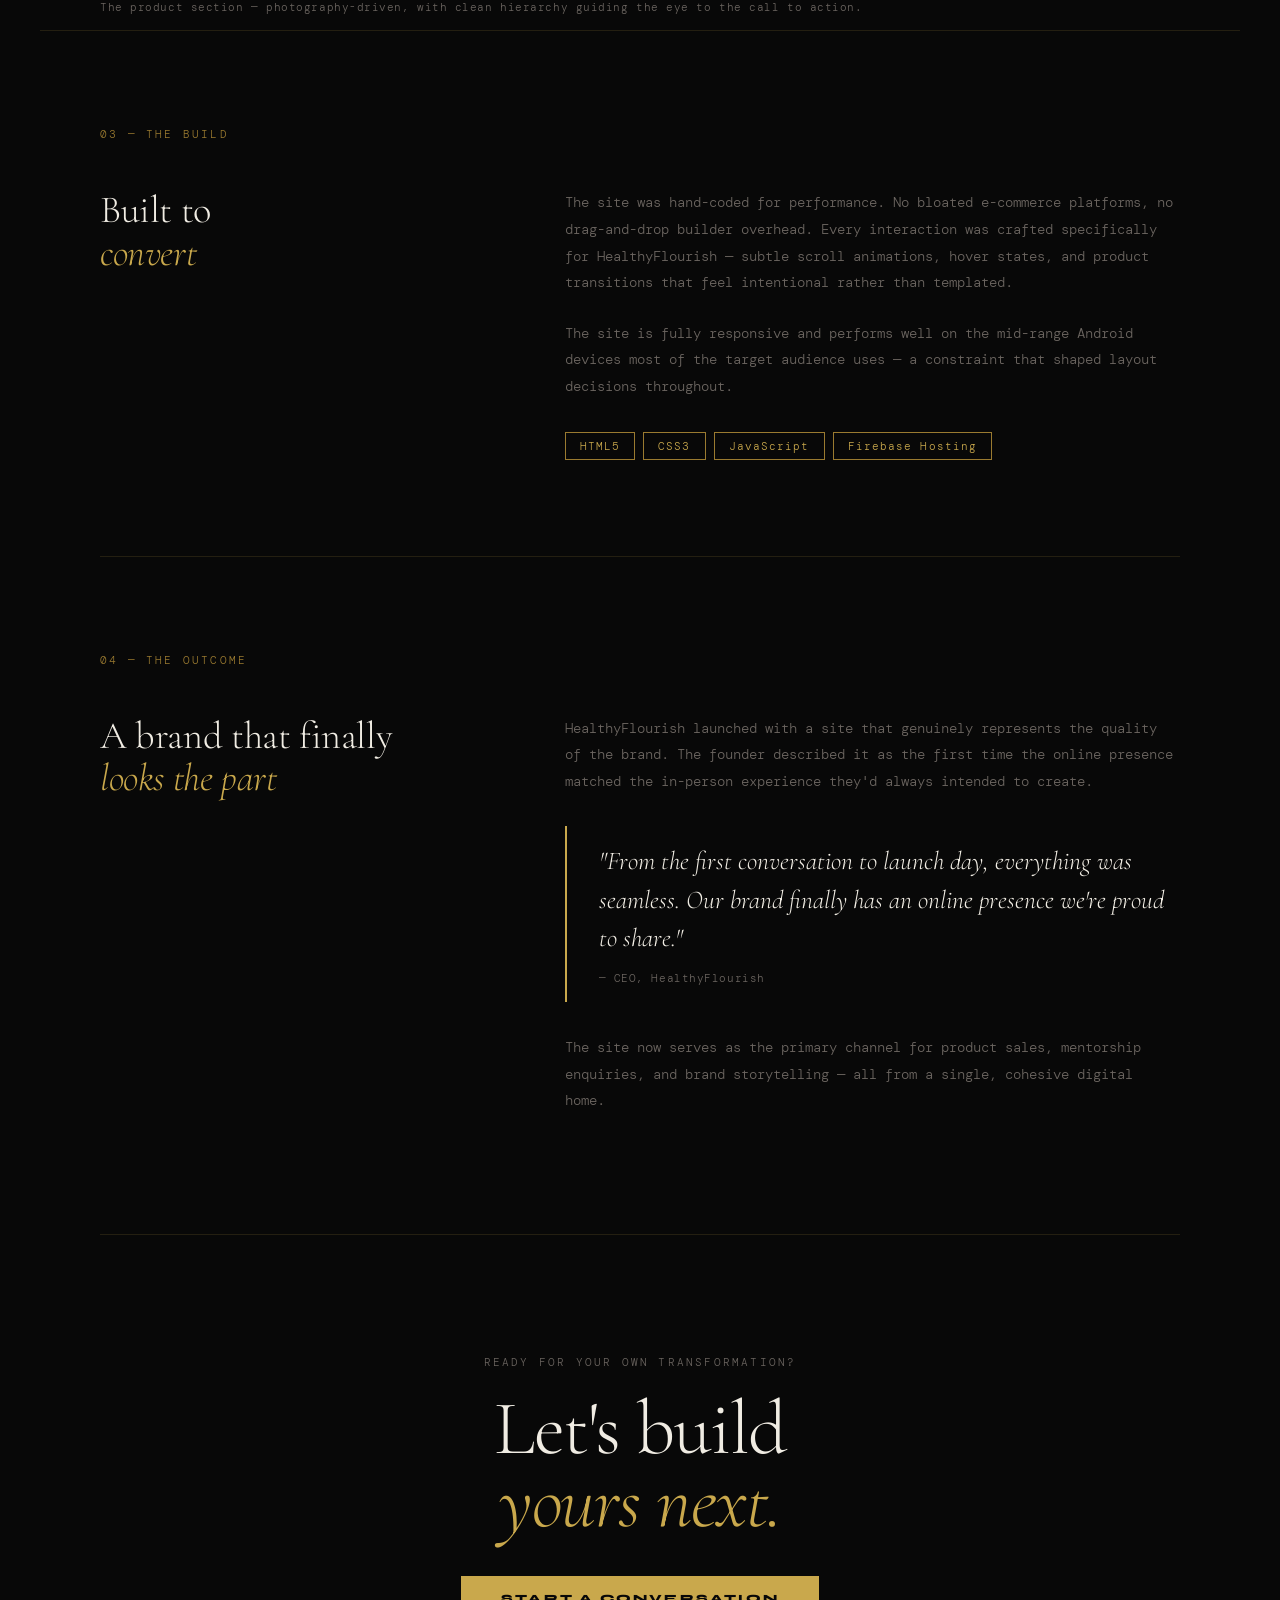
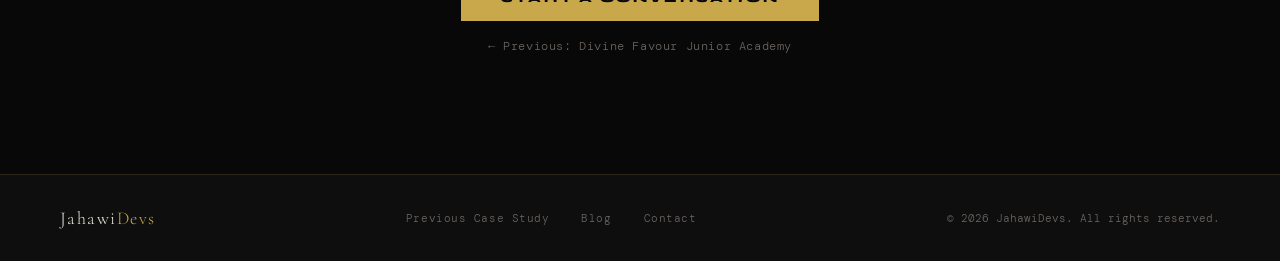
<file: case-studies/healthyflourish.html>
<!doctype html>
<html lang="en">
  <head>
    <meta charset="UTF-8" />
    <meta name="viewport" content="width=device-width, initial-scale=1.0" />
    <title>Behind the Build: HealthyFlourish — JahawiDevs</title>
    <meta
      name="description"
      content="How JahawiDevs built HealthyFlourish's premium brand site — a moody, conversion-focused design for a hair products and women empowerment brand."
    />
    <link
      rel="canonical"
      href="https://jahawidevs.web.app/case-studies/healthyflourish.html"
    />
    <meta property="og:type" content="article" />
    <meta
      property="og:title"
      content="Behind the Build: HealthyFlourish — JahawiDevs"
    />
    <meta
      property="og:description"
      content="A premium brand site built to convert visitors into loyal customers."
    />
    <meta
      property="og:image"
      content="https://jahawidevs.web.app/images/healthy-flourish.png"
    />
    <link rel="icon" type="image/svg+xml" href="../favicon.svg" />
    <meta name="theme-color" content="#c9a84c" />
    <link rel="preconnect" href="https://fonts.googleapis.com" />
    <link rel="preconnect" href="https://fonts.gstatic.com" crossorigin />
    <link
      href="https://fonts.googleapis.com/css2?family=Cormorant+Garamond:ital,wght@0,300;0,400;0,600;1,300;1,400&family=Syne:wght@400;600;700;800&family=DM+Mono:wght@300;400&display=swap"
      rel="stylesheet"
    />
    <link rel="stylesheet" href="../style.css" />
    <link rel="stylesheet" href="case-study.css" />
  </head>
  <body>
    <div class="cursor" id="cursor"></div>
    <div class="cursor-ring" id="cursorRing"></div>

    <nav id="nav" class="scrolled">
      <a href="../index.html" class="nav-logo">Jahawi<span>Devs</span></a>
      <ul class="nav-links">
        <li><a href="../index.html#work">Work</a></li>
        <li><a href="../index.html#services">Services</a></li>
        <li><a href="../index.html#pricing">Pricing</a></li>
        <li><a href="../blog/index.html">Blog</a></li>
        <li><a href="../index.html#contact">Contact</a></li>
      </ul>
      <a href="../index.html#contact" class="nav-cta">Hire Me</a>
      <button class="nav-hamburger" id="hamburger" aria-label="Open menu">
        <span></span><span></span><span></span>
      </button>
    </nav>

    <div class="nav-mobile-menu" id="mobileMenu">
      <button class="nav-mobile-close" id="mobileClose">✕</button>
      <a href="../index.html#work" class="mobile-link">Work</a>
      <a href="../index.html#services" class="mobile-link">Services</a>
      <a href="../index.html#pricing" class="mobile-link">Pricing</a>
      <a href="../blog/index.html" class="mobile-link">Blog</a>
      <a href="../index.html#contact" class="mobile-link">Contact</a>
    </div>

    <header class="cs-hero cs-hero-hf">
      <div class="cs-hero-bg"></div>
      <div class="cs-hero-content">
        <a href="../index.html#work" class="cs-back reveal">← Back to Work</a>
        <div class="cs-eyebrow reveal">
          <span class="cs-tag">Hair Products &amp; Wellness · E-commerce</span>
          <span class="cs-year">2025</span>
        </div>
        <h1 class="cs-title reveal">Healthy<br /><em>Flourish</em></h1>
        <p class="cs-subtitle reveal">
          A premium brand site that turns browsers into buyers — and buyers into
          believers.
        </p>
        <div class="cs-meta-row reveal">
          <div class="cs-meta-item">
            <span class="cs-meta-label">Services</span>
            <span class="cs-meta-value"
              >Brand Identity · Web Design · Development</span
            >
          </div>
          <div class="cs-meta-item">
            <span class="cs-meta-label">Industry</span>
            <span class="cs-meta-value">Wellness · E-commerce</span>
          </div>
          <div class="cs-meta-item">
            <span class="cs-meta-label">Deliverable</span>
            <span class="cs-meta-value">Brand Site + Visual Identity</span>
          </div>
          <div class="cs-meta-item">
            <span class="cs-meta-label">Live Site</span>
            <a
              href="https://healthyflourish.web.app/"
              target="_blank"
              rel="noopener"
              class="cs-meta-link"
              >healthyflourish.web.app ↗</a
            >
          </div>
        </div>
      </div>
    </header>

    <div class="cs-cover reveal">
      <img
        src="../images/healthy-flourish.png"
        alt="HealthyFlourish website screenshot"
      />
    </div>

    <main class="cs-body">
      <section class="cs-section reveal">
        <div class="cs-section-label">01 — The Challenge</div>
        <div class="cs-section-grid">
          <h2 class="cs-section-heading">
            More than a<br /><em>product brand</em>
          </h2>
          <div class="cs-section-body">
            <p>
              HealthyFlourish isn't a single-product store. It's a hair products
              brand, a mentorship platform, and a women empowerment movement —
              all under one roof. The challenge was building a digital home that
              could hold all three without feeling scattered.
            </p>
            <p>
              The founder had a clear vision for the brand's personality:
              <strong
                >premium, purposeful, and unapologetically for Black
                women</strong
              >. The website needed to match that energy. Generic templates
              weren't going to cut it.
            </p>
            <blockquote class="cs-quote">
              "I wanted our site to feel like walking into a high-end boutique —
              not clicking through a supermarket."
            </blockquote>
          </div>
        </div>
      </section>

      <section class="cs-section reveal">
        <div class="cs-section-label">02 — The Approach</div>
        <div class="cs-section-grid">
          <h2 class="cs-section-heading">
            Identity first,<br /><em>then the build</em>
          </h2>
          <div class="cs-section-body">
            <p>
              Before a single line of code, we worked through the brand's visual
              language. The goal was to build something that felt
              <strong>editorial and luxurious</strong> — the kind of aesthetic
              you'd see in a premium lifestyle magazine.
            </p>
            <div class="cs-decisions">
              <div class="cs-decision">
                <span class="cs-decision-num">—</span>
                <div>
                  <strong>Moody purple palette</strong>
                  <p>
                    Deep aubergines and warm neutrals. Luxury without coldness.
                    The palette communicates premium quality while still feeling
                    inviting and personal.
                  </p>
                </div>
              </div>
              <div class="cs-decision">
                <span class="cs-decision-num">—</span>
                <div>
                  <strong>Strong typographic hierarchy</strong>
                  <p>
                    Serif display fonts for emotional pull, mono and sans-serif
                    for product details and calls to action. Every level of the
                    typographic system has a job to do.
                  </p>
                </div>
              </div>
              <div class="cs-decision">
                <span class="cs-decision-num">—</span>
                <div>
                  <strong>Product-forward layout</strong>
                  <p>
                    Products are the hero of every page. Photography is given
                    space to breathe. Descriptions are concise and
                    outcome-focused, not ingredient lists.
                  </p>
                </div>
              </div>
              <div class="cs-decision">
                <span class="cs-decision-num">—</span>
                <div>
                  <strong>Clear pathways for each audience</strong>
                  <p>
                    Product customers, mentorship seekers, and community members
                    all have distinct journeys — the navigation reflects that
                    without overwhelming first-time visitors.
                  </p>
                </div>
              </div>
            </div>
          </div>
        </div>
      </section>

      <div class="cs-full-image reveal">
        <img
          src="../images/healthy-flourish.png"
          alt="HealthyFlourish website detail"
        />
        <p class="cs-image-caption">
          The product section — photography-driven, with clean hierarchy guiding
          the eye to the call to action.
        </p>
      </div>

      <section class="cs-section reveal">
        <div class="cs-section-label">03 — The Build</div>
        <div class="cs-section-grid">
          <h2 class="cs-section-heading">Built to<br /><em>convert</em></h2>
          <div class="cs-section-body">
            <p>
              The site was hand-coded for performance. No bloated e-commerce
              platforms, no drag-and-drop builder overhead. Every interaction
              was crafted specifically for HealthyFlourish — subtle scroll
              animations, hover states, and product transitions that feel
              intentional rather than templated.
            </p>
            <p>
              The site is fully responsive and performs well on the mid-range
              Android devices most of the target audience uses — a constraint
              that shaped layout decisions throughout.
            </p>
            <div class="cs-tech-stack">
              <span>HTML5</span>
              <span>CSS3</span>
              <span>JavaScript</span>
              <span>Firebase Hosting</span>
            </div>
          </div>
        </div>
      </section>

      <section class="cs-section reveal">
        <div class="cs-section-label">04 — The Outcome</div>
        <div class="cs-section-grid">
          <h2 class="cs-section-heading">
            A brand that finally<br /><em>looks the part</em>
          </h2>
          <div class="cs-section-body">
            <p>
              HealthyFlourish launched with a site that genuinely represents the
              quality of the brand. The founder described it as the first time
              the online presence matched the in-person experience they'd always
              intended to create.
            </p>
            <blockquote class="cs-quote">
              "From the first conversation to launch day, everything was
              seamless. Our brand finally has an online presence we're proud to
              share."<cite>— CEO, HealthyFlourish</cite>
            </blockquote>
            <p>
              The site now serves as the primary channel for product sales,
              mentorship enquiries, and brand storytelling — all from a single,
              cohesive digital home.
            </p>
          </div>
        </div>
      </section>

      <section class="cs-cta reveal">
        <p class="cs-cta-eyebrow">Ready for your own transformation?</p>
        <h2 class="cs-cta-heading">Let's build<br /><em>yours next.</em></h2>
        <a href="../index.html#contact" class="btn-primary"
          >Start a Conversation</a
        >
        <a href="divine-favour.html" class="cs-next-project"
          >← Previous: Divine Favour Junior Academy</a
        >
      </section>
    </main>

    <footer>
      <a href="../index.html" class="footer-logo">Jahawi<span>Devs</span></a>
      <nav class="footer-nav">
        <a href="divine-favour.html">Previous Case Study</a>
        <a href="../blog/index.html">Blog</a>
        <a href="../index.html#contact">Contact</a>
      </nav>
      <p class="footer-copy">© 2026 JahawiDevs. All rights reserved.</p>
    </footer>

    <script src="../script.js"></script>
  </body>
</html>
</file>
<file: style.css>
:root {
  --black: #080808;
  --deep: #0e0e0e;
  --surface: #141414;
  --gold: #c9a84c;
  --gold-light: #e2c47a;
  --gold-dim: #9a7a30;
  --white: #f0ece3;
  --muted: #6b6560;
  --border: rgba(201, 168, 76, 0.15);
}

*,
*::before,
*::after {
  margin: 0;
  padding: 0;
  box-sizing: border-box;
}
html {
  scroll-behavior: smooth;
}
body {
  background: var(--black);
  color: var(--white);
  font-family: "Syne", sans-serif;
  overflow-x: hidden;
  cursor: none;
}

/* ─── CURSOR ─── */
.cursor {
  position: fixed;
  top: 0;
  left: 0;
  width: 8px;
  height: 8px;
  background: var(--gold);
  border-radius: 50%;
  pointer-events: none;
  z-index: 9999;
  will-change: transform;
}
.cursor-ring {
  position: fixed;
  top: 0;
  left: 0;
  width: 36px;
  height: 36px;
  border: 1px solid rgba(201, 168, 76, 0.4);
  border-radius: 50%;
  pointer-events: none;
  z-index: 9998;
  will-change: transform;
  transition:
    width 0.2s ease,
    height 0.2s ease,
    border-color 0.2s ease;
}
body:has(a:hover) .cursor-ring,
body:has(button:hover) .cursor-ring {
  width: 56px;
  height: 56px;
  border-color: var(--gold);
}

/* ─── NOISE ─── */
body::before {
  content: "";
  position: fixed;
  inset: 0;
  background-image: url("data:image/svg+xml,%3Csvg viewBox='0 0 256 256' xmlns='http://www.w3.org/2000/svg'%3E%3Cfilter id='noise'%3E%3CfeTurbulence type='fractalNoise' baseFrequency='0.9' numOctaves='4' stitchTiles='stitch'/%3E%3C/filter%3E%3Crect width='100%25' height='100%25' filter='url(%23noise)' opacity='0.04'/%3E%3C/svg%3E");
  pointer-events: none;
  z-index: 9997;
  opacity: 0.5;
}

/* ─── NAV ─── */
#nav {
  position: fixed;
  top: 0;
  left: 0;
  right: 0;
  z-index: 100;
  padding: 28px 60px;
  display: flex;
  align-items: center;
  justify-content: space-between;
  border-bottom: 1px solid transparent;
  transition: all 0.4s ease;
}
#nav.scrolled {
  background: rgba(8, 8, 8, 0.92);
  backdrop-filter: blur(20px);
  border-bottom-color: var(--border);
  padding: 20px 60px;
}
.nav-logo {
  font-family: "Cormorant Garamond", serif;
  font-size: 22px;
  font-weight: 300;
  letter-spacing: 0.08em;
  color: var(--white);
  text-decoration: none;
}
.nav-logo span {
  color: var(--gold);
}
.nav-links {
  display: flex;
  gap: 48px;
  list-style: none;
}
.nav-links a {
  color: var(--muted);
  text-decoration: none;
  font-size: 12px;
  font-weight: 600;
  letter-spacing: 0.2em;
  text-transform: uppercase;
  transition: color 0.3s;
}
.nav-links a:hover {
  color: var(--gold);
}
.nav-cta {
  background: transparent;
  border: 1px solid var(--gold-dim);
  color: var(--gold);
  padding: 10px 24px;
  font-family: "Syne", sans-serif;
  font-size: 11px;
  font-weight: 700;
  letter-spacing: 0.2em;
  text-transform: uppercase;
  cursor: none;
  transition: all 0.3s;
  text-decoration: none;
}
.nav-cta:hover {
  background: var(--gold);
  color: var(--black);
}

/* Mobile hamburger */
.nav-hamburger {
  display: none;
  flex-direction: column;
  gap: 5px;
  cursor: none;
  background: none;
  border: none;
  padding: 4px;
}
.nav-hamburger span {
  display: block;
  width: 24px;
  height: 1px;
  background: var(--white);
  transition: all 0.3s;
}
.nav-hamburger.open span:nth-child(1) {
  transform: translateY(6px) rotate(45deg);
}
.nav-hamburger.open span:nth-child(2) {
  opacity: 0;
}
.nav-hamburger.open span:nth-child(3) {
  transform: translateY(-6px) rotate(-45deg);
}

.nav-mobile-menu {
  display: none;
  position: fixed;
  inset: 0;
  background: rgba(8, 8, 8, 0.97);
  backdrop-filter: blur(20px);
  z-index: 99;
  flex-direction: column;
  align-items: center;
  justify-content: center;
  gap: 48px;
}
.nav-mobile-menu.open {
  display: flex;
}
.nav-mobile-menu a {
  font-family: "Cormorant Garamond", serif;
  font-size: 48px;
  font-weight: 300;
  color: var(--white);
  text-decoration: none;
  letter-spacing: -0.01em;
  transition: color 0.3s;
}
.nav-mobile-menu a:hover {
  color: var(--gold);
}
.nav-mobile-close {
  position: absolute;
  top: 28px;
  right: 28px;
  background: none;
  border: none;
  color: var(--muted);
  font-size: 28px;
  cursor: none;
  line-height: 1;
}

/* ─── HERO ─── */
.hero {
  min-height: 100vh;
  display: flex;
  align-items: center;
  padding: 0 60px;
  position: relative;
  overflow: hidden;
}
.hero-bg {
  position: absolute;
  inset: 0;
  background:
    radial-gradient(
      ellipse 65% 55% at 72% 50%,
      rgba(201, 168, 76, 0.08) 0%,
      transparent 65%
    ),
    radial-gradient(
      ellipse 45% 65% at 18% 82%,
      rgba(201, 168, 76, 0.05) 0%,
      transparent 55%
    );
}
.hero-line {
  position: absolute;
  top: 0;
  bottom: 0;
  right: 38%;
  width: 1px;
  background: linear-gradient(
    to bottom,
    transparent,
    rgba(201, 168, 76, 0.35) 30%,
    rgba(201, 168, 76, 0.35) 70%,
    transparent
  );
  opacity: 0;
  animation: fadeIn 1.2s 0.8s forwards;
}
.hero-content {
  position: relative;
  z-index: 2;
  max-width: 760px;
  opacity: 0;
  transform: translateY(30px);
  animation: heroIn 1s 0.3s cubic-bezier(0.16, 1, 0.3, 1) forwards;
}
.hero-eyebrow {
  display: flex;
  align-items: center;
  gap: 16px;
  margin-bottom: 40px;
}
.hero-eyebrow::before {
  content: "";
  width: 48px;
  height: 1px;
  background: var(--gold);
}
.hero-eyebrow span {
  font-size: 11px;
  font-weight: 600;
  letter-spacing: 0.3em;
  text-transform: uppercase;
  color: var(--gold);
}
.hero-title {
  font-family: "Cormorant Garamond", serif;
  font-size: clamp(64px, 8vw, 110px);
  font-weight: 300;
  line-height: 0.95;
  letter-spacing: -0.02em;
  margin-bottom: 16px;
}
.hero-title em {
  font-style: italic;
  color: var(--gold);
}
.hero-title .outline {
  -webkit-text-stroke: 1px rgba(240, 236, 227, 0.25);
  color: transparent;
}
.hero-sub {
  font-family: "DM Mono", monospace;
  font-size: 13px;
  font-weight: 300;
  color: var(--muted);
  letter-spacing: 0.08em;
  margin: 40px 0 56px;
  max-width: 480px;
  line-height: 1.8;
}
.hero-actions {
  display: flex;
  gap: 20px;
  align-items: center;
}
.btn-primary {
  background: var(--gold);
  color: var(--black);
  padding: 16px 40px;
  font-family: "Syne", sans-serif;
  font-size: 11px;
  font-weight: 800;
  letter-spacing: 0.2em;
  text-transform: uppercase;
  text-decoration: none;
  transition:
    background 0.3s,
    transform 0.3s;
  cursor: none;
}
.btn-primary:hover {
  background: var(--gold-light);
  transform: translateY(-2px);
}
.btn-ghost {
  color: var(--muted);
  font-size: 11px;
  font-weight: 600;
  letter-spacing: 0.2em;
  text-transform: uppercase;
  text-decoration: none;
  display: flex;
  align-items: center;
  gap: 10px;
  transition: color 0.3s;
  cursor: none;
}
.btn-ghost::after {
  content: "→";
  transition: transform 0.3s;
}
.btn-ghost:hover {
  color: var(--white);
}
.btn-ghost:hover::after {
  transform: translateX(6px);
}

.hero-scroll {
  position: absolute;
  bottom: 48px;
  left: 60px;
  display: flex;
  align-items: center;
  gap: 16px;
  opacity: 0;
  animation: fadeIn 1s 1.4s forwards;
}
.scroll-line {
  width: 1px;
  height: 48px;
  background: linear-gradient(to bottom, var(--gold), transparent);
  animation: scrollPulse 2s ease-in-out infinite;
}
.scroll-text {
  font-size: 10px;
  font-weight: 600;
  letter-spacing: 0.3em;
  text-transform: uppercase;
  color: var(--muted);
  writing-mode: vertical-rl;
}

/* ─── MARQUEE ─── */
.marquee-wrap {
  overflow: hidden;
  border-top: 1px solid var(--border);
  border-bottom: 1px solid var(--border);
  padding: 20px 0;
  background: var(--deep);
}
.marquee-track {
  display: flex;
  animation: marquee 20s linear infinite;
  width: max-content;
}
.marquee-item {
  display: flex;
  align-items: center;
  gap: 32px;
  padding: 0 32px;
  white-space: nowrap;
  font-size: 11px;
  font-weight: 600;
  letter-spacing: 0.25em;
  text-transform: uppercase;
  color: var(--muted);
}
.marquee-dot {
  width: 4px;
  height: 4px;
  border-radius: 50%;
  background: var(--gold);
  flex-shrink: 0;
}

/* ─── SECTIONS ─── */
section {
  padding: 120px 60px;
}
.section-label {
  display: flex;
  align-items: center;
  gap: 16px;
  margin-bottom: 80px;
}
.section-label::before {
  content: "";
  width: 32px;
  height: 1px;
  background: var(--gold);
}
.section-label span {
  font-size: 11px;
  font-weight: 600;
  letter-spacing: 0.3em;
  text-transform: uppercase;
  color: var(--gold);
}

/* ─── ABOUT ─── */
.about {
  background: var(--deep);
}
.about-grid {
  display: grid;
  grid-template-columns: 1fr 1fr;
  gap: 80px;
  align-items: start;
}
.about-heading {
  font-family: "Cormorant Garamond", serif;
  font-size: clamp(40px, 4vw, 60px);
  font-weight: 300;
  line-height: 1.1;
  letter-spacing: -0.01em;
}
.about-heading em {
  font-style: italic;
  color: var(--gold);
}
.about-body p {
  font-family: "DM Mono", monospace;
  font-size: 14px;
  font-weight: 300;
  color: var(--muted);
  line-height: 1.9;
  margin-bottom: 24px;
}
.about-body p strong {
  color: var(--white);
  font-weight: 400;
}
.about-stats {
  display: grid;
  grid-template-columns: 1fr 1fr;
  gap: 1px;
  background: var(--border);
  margin-top: 48px;
  border: 1px solid var(--border);
}
.stat {
  background: var(--deep);
  padding: 28px 24px;
}
.stat-num {
  font-family: "Cormorant Garamond", serif;
  font-size: 48px;
  font-weight: 300;
  color: var(--gold);
  line-height: 1;
  display: block;
}
.stat-label {
  font-size: 10px;
  font-weight: 600;
  letter-spacing: 0.2em;
  text-transform: uppercase;
  color: var(--muted);
  margin-top: 8px;
  display: block;
}

/* ─── SERVICES ─── */
.services {
  background: var(--black);
}
.services-heading {
  font-family: "Cormorant Garamond", serif;
  font-size: clamp(40px, 5vw, 72px);
  font-weight: 300;
  line-height: 1.05;
  letter-spacing: -0.02em;
  margin-bottom: 80px;
  max-width: 700px;
}
.services-heading em {
  font-style: italic;
  color: var(--gold);
}
.services-list {
  display: flex;
  flex-direction: column;
}
.service-item {
  border-top: 1px solid var(--border);
  padding: 40px 0;
  display: grid;
  grid-template-columns: 60px 1fr 1fr auto;
  gap: 40px;
  align-items: center;
  transition: padding-left 0.3s ease;
  cursor: none;
}
.service-item:last-child {
  border-bottom: 1px solid var(--border);
}
.service-item:hover {
  padding-left: 20px;
}
.service-item:hover .service-num {
  color: var(--gold);
}
.service-num {
  font-family: "DM Mono", monospace;
  font-size: 12px;
  color: var(--muted);
  transition: color 0.3s;
}
.service-name {
  font-family: "Cormorant Garamond", serif;
  font-size: 28px;
  font-weight: 400;
  letter-spacing: -0.01em;
}
.service-desc {
  font-family: "DM Mono", monospace;
  font-size: 12px;
  color: var(--muted);
  line-height: 1.7;
  font-weight: 300;
}
.service-arrow {
  color: var(--gold-dim);
  font-size: 20px;
  transition:
    transform 0.3s,
    color 0.3s;
}
.service-item:hover .service-arrow {
  transform: translate(6px, -6px);
  color: var(--gold);
}

/* ─── WORK ─── */
.work {
  background: var(--deep);
}
.work-header {
  margin-bottom: 72px;
}
.work-heading {
  font-family: "Cormorant Garamond", serif;
  font-size: clamp(40px, 5vw, 72px);
  font-weight: 300;
  letter-spacing: -0.02em;
  margin-bottom: 16px;
}
.work-heading em {
  font-style: italic;
  color: var(--gold);
}
.work-sub {
  font-family: "DM Mono", monospace;
  font-size: 12px;
  color: var(--muted);
  font-weight: 300;
}

/* ─── PROJECT CARDS ─── */
.projects-grid {
  display: grid;
  grid-template-columns: 1fr 1fr;
  gap: 2px;
}

/* First card spans full width */
.projects-grid .project-card:first-child {
  grid-column: span 2;
  flex-direction: row;
}
.projects-grid .project-card:first-child .project-image {
  flex: 0 0 58%;
  aspect-ratio: auto;
  height: 100%;
  min-height: 420px;
}
.projects-grid .project-card:first-child .project-meta {
  flex: 1;
  padding: 48px 48px;
  justify-content: space-between;
}

.project-card {
  background: var(--surface);
  display: flex;
  flex-direction: column;
  overflow: hidden;
  transition: background 0.3s;
}
.project-card:hover {
  background: #181818;
}

/* Image area */
.project-image-link {
  display: block;
  overflow: hidden;
  cursor: none;
}
.project-image {
  position: relative;
  aspect-ratio: 16/10;
  overflow: hidden;
}
.project-image img {
  width: 100%;
  height: 100%;
  object-fit: cover;
  object-position: top;
  display: block;
  transition: transform 0.6s cubic-bezier(0.16, 1, 0.3, 1);
}
.project-card:hover .project-image img {
  transform: scale(1.04);
}

/* Overlay on image hover */
.project-image-overlay {
  position: absolute;
  inset: 0;
  background: rgba(8, 8, 8, 0.55);
  display: flex;
  align-items: center;
  justify-content: center;
  opacity: 0;
  transition: opacity 0.35s ease;
}
.project-card:hover .project-image-overlay {
  opacity: 1;
}
.view-label {
  font-size: 11px;
  font-weight: 700;
  letter-spacing: 0.3em;
  text-transform: uppercase;
  color: var(--gold);
  border: 1px solid rgba(201, 168, 76, 0.5);
  padding: 10px 24px;
  backdrop-filter: blur(4px);
}

/* Meta area */
.project-meta {
  padding: 32px 32px 28px;
  display: flex;
  flex-direction: column;
  gap: 16px;
  border-top: 1px solid var(--border);
  flex: 1;
}
.project-meta-top {
  display: flex;
  align-items: center;
  justify-content: space-between;
}
.project-tag {
  font-size: 10px;
  font-weight: 600;
  letter-spacing: 0.25em;
  text-transform: uppercase;
  color: var(--gold);
}
.project-num {
  font-family: "DM Mono", monospace;
  font-size: 11px;
  color: var(--muted);
  font-weight: 300;
}
.project-title {
  font-family: "Cormorant Garamond", serif;
  font-size: clamp(26px, 2.5vw, 36px);
  font-weight: 400;
  line-height: 1.05;
  letter-spacing: -0.01em;
  color: var(--white);
}
.project-desc {
  font-family: "DM Mono", monospace;
  font-size: 12px;
  color: var(--muted);
  line-height: 1.8;
  font-weight: 300;
  flex: 1;
}
.project-footer {
  margin-top: auto;
  padding-top: 20px;
  border-top: 1px solid var(--border);
}
.project-link {
  display: flex;
  align-items: center;
  justify-content: space-between;
  font-family: "DM Mono", monospace;
  font-size: 11px;
  color: var(--muted);
  text-decoration: none;
  letter-spacing: 0.04em;
  font-weight: 300;
  transition: color 0.3s;
  cursor: none;
}
.project-link:hover {
  color: var(--gold);
}
.project-link-arrow {
  font-size: 16px;
  transition: transform 0.3s;
}
.project-link:hover .project-link-arrow {
  transform: translate(4px, -4px);
}

/* CTA card */
.project-cta {
  background: var(--surface);
  display: flex;
  align-items: center;
  justify-content: center;
  min-height: 360px;
  border: 1px solid var(--border);
  cursor: none;
  transition:
    border-color 0.3s,
    background 0.3s;
}
.project-cta:hover {
  background: #141414;
  border-color: rgba(201, 168, 76, 0.3);
}
.project-cta-inner {
  text-align: center;
  padding: 48px 40px;
  display: flex;
  flex-direction: column;
  align-items: center;
  gap: 20px;
}
.project-cta-icon {
  font-family: "Cormorant Garamond", serif;
  font-size: 72px;
  font-weight: 300;
  color: var(--border);
  line-height: 1;
  transition: color 0.3s;
}
.project-cta:hover .project-cta-icon {
  color: rgba(201, 168, 76, 0.3);
}
.project-cta-text {
  font-family: "Cormorant Garamond", serif;
  font-size: 28px;
  font-weight: 300;
  color: var(--muted);
  line-height: 1.2;
  letter-spacing: -0.01em;
  transition: color 0.3s;
}
.project-cta:hover .project-cta-text {
  color: var(--white);
}
.project-cta-btn {
  display: inline-block;
  font-size: 10px;
  font-weight: 700;
  letter-spacing: 0.25em;
  text-transform: uppercase;
  color: var(--gold);
  text-decoration: none;
  border: 1px solid var(--gold-dim);
  padding: 10px 24px;
  transition: all 0.3s;
  cursor: none;
  margin-top: 8px;
}
.project-cta-btn:hover {
  background: var(--gold);
  color: var(--black);
  border-color: var(--gold);
}

/* ─── PROCESS ─── */
.process {
  background: var(--black);
}
.process-heading {
  font-family: "Cormorant Garamond", serif;
  font-size: clamp(40px, 5vw, 72px);
  font-weight: 300;
  letter-spacing: -0.02em;
  margin-bottom: 80px;
  max-width: 600px;
}
.process-heading em {
  font-style: italic;
  color: var(--gold);
}
.process-steps {
  display: grid;
  grid-template-columns: repeat(4, 1fr);
  gap: 2px;
}
.process-step {
  background: var(--surface);
  padding: 48px 32px;
  position: relative;
  overflow: hidden;
  transition: background 0.3s;
}
.process-step::before {
  content: "";
  position: absolute;
  top: 0;
  left: 0;
  right: 0;
  height: 2px;
  background: var(--gold);
  transform: scaleX(0);
  transform-origin: left;
  transition: transform 0.4s;
}
.process-step:hover::before {
  transform: scaleX(1);
}
.process-step:hover {
  background: #1a1a1a;
}
.step-num {
  font-family: "Cormorant Garamond", serif;
  font-size: 72px;
  font-weight: 300;
  color: rgba(201, 168, 76, 0.22);
  line-height: 1;
  margin-bottom: 32px;
}
.step-title {
  font-size: 16px;
  font-weight: 700;
  letter-spacing: 0.05em;
  margin-bottom: 16px;
  color: var(--white);
}
.step-desc {
  font-family: "DM Mono", monospace;
  font-size: 12px;
  color: var(--muted);
  line-height: 1.8;
  font-weight: 300;
}

/* ─── TESTIMONIAL ─── */
.testimonial {
  background: var(--deep);
  text-align: center;
  padding: 120px 120px;
}
.testimonial-quote {
  font-family: "Cormorant Garamond", serif;
  font-size: clamp(28px, 3.5vw, 48px);
  font-weight: 300;
  font-style: italic;
  line-height: 1.4;
  color: var(--white);
  max-width: 900px;
  margin: 0 auto 48px;
  position: relative;
}
.testimonial-quote::before {
  content: "\201C";
  font-size: 120px;
  color: var(--gold);
  opacity: 0.3;
  position: absolute;
  top: -40px;
  left: -20px;
  line-height: 1;
  font-style: normal;
}
.testimonial-divider {
  width: 40px;
  height: 1px;
  background: var(--gold-dim);
  margin: 0 auto 20px;
}
.testimonial-author {
  font-size: 11px;
  font-weight: 600;
  letter-spacing: 0.3em;
  text-transform: uppercase;
  color: var(--gold);
}
.testimonial-role {
  font-family: "DM Mono", monospace;
  font-size: 11px;
  color: var(--muted);
  margin-top: 6px;
  font-weight: 300;
}

/* ─── CONTACT ─── */
.contact {
  background: var(--black);
  text-align: center;
  padding: 120px 40px;
}
.contact-heading {
  font-family: "Cormorant Garamond", serif;
  font-size: clamp(52px, 8vw, 120px);
  font-weight: 300;
  line-height: 0.9;
  letter-spacing: -0.03em;
  margin-bottom: 48px;
}
.contact-heading em {
  font-style: italic;
  color: var(--gold);
}
.contact-heading .outline {
  -webkit-text-stroke: 1px rgba(240, 236, 227, 0.2);
  color: transparent;
}
.contact-sub {
  font-family: "DM Mono", monospace;
  font-size: 13px;
  color: var(--muted);
  margin-bottom: 56px;
  font-weight: 300;
  letter-spacing: 0.05em;
}
.contact-email {
  display: block;
  font-family: "Cormorant Garamond", serif;
  font-size: clamp(18px, 2.5vw, 28px);
  font-weight: 300;
  color: var(--gold);
  text-decoration: none;
  letter-spacing: 0.05em;
  border-bottom: 1px solid var(--gold-dim);
  padding-bottom: 4px;
  width: fit-content;
  margin: 0 auto 64px;
  transition:
    color 0.3s,
    border-color 0.3s;
}
.contact-email:hover {
  color: var(--gold-light);
  border-bottom-color: var(--gold-light);
}
.contact-links {
  display: flex;
  justify-content: center;
  gap: 40px;
  flex-wrap: wrap;
}
.contact-link {
  font-size: 11px;
  font-weight: 600;
  letter-spacing: 0.25em;
  text-transform: uppercase;
  color: var(--muted);
  text-decoration: none;
  transition: color 0.3s;
  cursor: none;
}
.contact-link:hover {
  color: var(--gold);
}

/* ─── FOOTER ─── */
footer {
  background: var(--deep);
  border-top: 1px solid var(--border);
  padding: 32px 60px;
  display: flex;
  align-items: center;
  justify-content: space-between;
}
.footer-logo {
  font-family: "Cormorant Garamond", serif;
  font-size: 18px;
  font-weight: 300;
  letter-spacing: 0.08em;
  color: var(--white);
  text-decoration: none;
}
.footer-logo span {
  color: var(--gold);
}
.footer-copy {
  font-family: "DM Mono", monospace;
  font-size: 11px;
  color: var(--muted);
  font-weight: 300;
}

/* ─── ANIMATIONS ─── */
@keyframes heroIn {
  to {
    opacity: 1;
    transform: translateY(0);
  }
}
@keyframes fadeIn {
  to {
    opacity: 1;
  }
}
@keyframes marquee {
  from {
    transform: translateX(0);
  }
  to {
    transform: translateX(-50%);
  }
}
@keyframes scrollPulse {
  0%,
  100% {
    opacity: 0.4;
  }
  50% {
    opacity: 1;
  }
}

/* ─── REVEAL ─── */
.reveal {
  opacity: 0;
  transform: translateY(24px);
  transition:
    opacity 0.8s cubic-bezier(0.16, 1, 0.3, 1),
    transform 0.8s cubic-bezier(0.16, 1, 0.3, 1);
}
.reveal.visible {
  opacity: 1;
  transform: translateY(0);
}

/* ─── RESPONSIVE ─── */
@media (max-width: 900px) {
  #nav {
    padding: 24px 28px;
  }
  #nav.scrolled {
    padding: 16px 28px;
  }
  .nav-links,
  .nav-cta {
    display: none;
  }
  .nav-hamburger {
    display: flex;
  }
  .hero {
    padding: 0 28px;
  }
  .hero-scroll {
    left: 28px;
  }
  section {
    padding: 80px 28px;
  }
  .about-grid {
    grid-template-columns: 1fr;
    gap: 48px;
  }

  /* Work grid on mobile */
  .projects-grid {
    grid-template-columns: 1fr;
  }
  .projects-grid .project-card:first-child {
    grid-column: span 1;
    flex-direction: column;
  }
  .projects-grid .project-card:first-child .project-image {
    flex: none;
    height: auto;
    min-height: auto;
    aspect-ratio: 16/10;
  }
  .projects-grid .project-card:first-child .project-meta {
    padding: 32px 28px 28px;
  }

  .process-steps {
    grid-template-columns: 1fr 1fr;
  }
  .service-item {
    grid-template-columns: 40px 1fr;
  }
  .service-desc,
  .service-arrow {
    display: none;
  }
  .testimonial {
    padding: 80px 28px;
  }
  .testimonial-quote::before {
    left: 0;
  }
  footer {
    flex-direction: column;
    gap: 16px;
    text-align: center;
  }
  .contact {
    padding: 80px 28px;
  }
}

@media (max-width: 560px) {
  .process-steps {
    grid-template-columns: 1fr;
  }
  .hero-title {
    font-size: clamp(52px, 14vw, 80px);
  }
  .project-cta {
    min-height: 260px;
  }
}

/* ─── TESTIMONIALS (updated to grid) ─── */
.testimonials-section {
  background: var(--deep);
  padding: 120px 60px;
}
.testimonials-grid {
  display: grid;
  grid-template-columns: 1fr 1fr;
  gap: 2px;
}
.testimonial-card {
  background: var(--surface);
  padding: 64px 56px;
  position: relative;
}
.testimonial-card .testimonial-quote {
  font-family: "Cormorant Garamond", serif;
  font-size: clamp(20px, 2vw, 30px);
  font-weight: 300;
  font-style: italic;
  line-height: 1.5;
  color: var(--white);
  margin-bottom: 40px;
  position: relative;
}
.testimonial-card .testimonial-quote::before {
  content: "\201C";
  font-size: 100px;
  color: var(--gold);
  opacity: 0.3;
  position: absolute;
  top: -32px;
  left: -12px;
  line-height: 1;
  font-style: normal;
}
.testimonial-card .testimonial-divider {
  width: 32px;
  height: 1px;
  background: var(--gold-dim);
  margin-bottom: 16px;
}
.testimonial-card .testimonial-author {
  font-size: 11px;
  font-weight: 600;
  letter-spacing: 0.3em;
  text-transform: uppercase;
  color: var(--gold);
}
.testimonial-card .testimonial-role {
  font-family: "DM Mono", monospace;
  font-size: 11px;
  color: var(--muted);
  margin-top: 6px;
  font-weight: 300;
}

/* ─── PRICING ─── */
.pricing {
  background: var(--black);
}
.pricing-heading {
  font-family: "Cormorant Garamond", serif;
  font-size: clamp(40px, 5vw, 72px);
  font-weight: 300;
  line-height: 1.05;
  letter-spacing: -0.02em;
  margin-bottom: 16px;
}
.pricing-heading em {
  font-style: italic;
  color: var(--gold);
}
.pricing-sub {
  font-family: "DM Mono", monospace;
  font-size: 12px;
  color: var(--muted);
  font-weight: 300;
  margin-bottom: 72px;
  letter-spacing: 0.04em;
}
.pricing-grid {
  display: grid;
  grid-template-columns: repeat(4, 1fr);
  gap: 2px;
}
.pricing-card {
  background: var(--surface);
  padding: 40px 32px 36px;
  display: flex;
  flex-direction: column;
  gap: 24px;
  position: relative;
  transition: background 0.3s;
}
.pricing-card:hover {
  background: #181818;
}

.pricing-card-featured {
  background: #111;
  border-top: 2px solid var(--gold);
}
.pricing-card-featured:hover {
  background: #161616;
}

.pricing-badge {
  position: absolute;
  top: -1px;
  right: 28px;
  background: var(--gold);
  color: var(--black);
  font-size: 9px;
  font-weight: 800;
  letter-spacing: 0.2em;
  text-transform: uppercase;
  padding: 5px 12px;
}

.pricing-card-top {
  display: flex;
  flex-direction: column;
  gap: 16px;
}
.pricing-tier {
  font-size: 10px;
  font-weight: 700;
  letter-spacing: 0.3em;
  text-transform: uppercase;
  color: var(--muted);
}
.pricing-card-featured .pricing-tier {
  color: var(--gold);
}

.pricing-amount {
  display: flex;
  align-items: baseline;
  gap: 6px;
}
.pricing-currency {
  font-family: "DM Mono", monospace;
  font-size: 13px;
  color: var(--muted);
  font-weight: 300;
}
.pricing-num {
  font-family: "Cormorant Garamond", serif;
  font-size: clamp(36px, 3vw, 52px);
  font-weight: 300;
  color: var(--white);
  line-height: 1;
  letter-spacing: -0.02em;
}
.pricing-card-featured .pricing-num {
  color: var(--gold-light);
}

.pricing-amount-custom {
  align-items: center;
}
.pricing-num-custom {
  font-family: "Cormorant Garamond", serif;
  font-size: clamp(28px, 2.5vw, 40px);
  font-weight: 300;
  color: var(--gold);
  font-style: italic;
  letter-spacing: -0.01em;
  line-height: 1;
}

.pricing-desc {
  font-family: "DM Mono", monospace;
  font-size: 12px;
  color: var(--muted);
  line-height: 1.8;
  font-weight: 300;
  flex: 0;
}

.pricing-features {
  list-style: none;
  display: flex;
  flex-direction: column;
  gap: 12px;
  flex: 1;
  padding-top: 4px;
  border-top: 1px solid var(--border);
}
.pricing-features li {
  font-family: "DM Mono", monospace;
  font-size: 12px;
  color: var(--muted);
  font-weight: 300;
  padding-left: 16px;
  position: relative;
  line-height: 1.5;
}
.pricing-features li::before {
  content: "—";
  position: absolute;
  left: 0;
  color: var(--gold-dim);
  font-size: 10px;
}
.pricing-card-featured .pricing-features li {
  color: rgba(240, 236, 227, 0.7);
}

.pricing-cta {
  display: block;
  text-align: center;
  font-size: 10px;
  font-weight: 700;
  letter-spacing: 0.25em;
  text-transform: uppercase;
  color: var(--gold);
  text-decoration: none;
  border: 1px solid var(--gold-dim);
  padding: 12px 24px;
  transition: all 0.3s;
  cursor: none;
  margin-top: 8px;
}
.pricing-cta:hover {
  background: var(--gold);
  color: var(--black);
  border-color: var(--gold);
}
.pricing-cta-featured {
  background: var(--gold);
  color: var(--black);
  border-color: var(--gold);
}
.pricing-cta-featured:hover {
  background: var(--gold-light);
  border-color: var(--gold-light);
}

.pricing-note {
  font-family: "DM Mono", monospace;
  font-size: 12px;
  color: var(--muted);
  font-weight: 300;
  margin-top: 40px;
  text-align: center;
  line-height: 1.8;
}
.pricing-note a {
  color: var(--gold);
  text-decoration: none;
  border-bottom: 1px solid var(--gold-dim);
  transition: color 0.3s;
}
.pricing-note a:hover {
  color: var(--gold-light);
}

/* ─── CONTACT METHODS ─── */
.contact-methods {
  display: flex;
  justify-content: center;
  gap: 2px;
  margin-bottom: 48px;
  flex-wrap: wrap;
}
.contact-method {
  display: flex;
  flex-direction: column;
  gap: 8px;
  padding: 28px 48px;
  background: var(--surface);
  text-decoration: none;
  border: 1px solid transparent;
  transition:
    border-color 0.3s,
    background 0.3s;
  cursor: none;
  min-width: 240px;
  text-align: center;
  align-items: center;
}
.contact-method:hover {
  border-color: var(--border);
  background: #141414;
}
.contact-method-label {
  font-size: 10px;
  font-weight: 700;
  letter-spacing: 0.3em;
  text-transform: uppercase;
  color: var(--muted);
}
.contact-method-value {
  font-family: "Cormorant Garamond", serif;
  font-size: 20px;
  font-weight: 300;
  color: var(--gold);
  letter-spacing: 0.04em;
}

/* ─── RESPONSIVE ADDITIONS ─── */
@media (max-width: 1100px) {
  .pricing-grid {
    grid-template-columns: 1fr 1fr;
  }
}
@media (max-width: 900px) {
  .testimonials-section {
    padding: 80px 28px;
  }
  .testimonials-grid {
    grid-template-columns: 1fr;
  }
  .testimonial-card {
    padding: 48px 32px;
  }
  .pricing-grid {
    grid-template-columns: 1fr 1fr;
  }
  .contact-methods {
    flex-direction: column;
    align-items: center;
  }
  .contact-method {
    min-width: 280px;
  }
}
@media (max-width: 600px) {
  .pricing-grid {
    grid-template-columns: 1fr;
  }
}

/* ─── CONTACT FORM ─── */
.contact-form {
  max-width: 760px;
  margin: 0 auto 64px;
  text-align: left;
  display: flex;
  flex-direction: column;
  gap: 2px;
}
.form-row {
  display: grid;
  grid-template-columns: 1fr 1fr;
  gap: 2px;
}
.form-group {
  display: flex;
  flex-direction: column;
  gap: 10px;
  background: var(--surface);
  padding: 20px 24px;
}
.form-group-full {
  grid-column: span 2;
}
.form-group label {
  font-size: 10px;
  font-weight: 700;
  letter-spacing: 0.25em;
  text-transform: uppercase;
  color: var(--gold-dim);
}
.form-optional {
  color: var(--muted);
  font-weight: 400;
  text-transform: none;
  letter-spacing: 0;
}
.form-group input,
.form-group select,
.form-group textarea {
  background: transparent;
  border: none;
  border-bottom: 1px solid var(--border);
  color: var(--white);
  font-family: "DM Mono", monospace;
  font-size: 13px;
  font-weight: 300;
  padding: 8px 0;
  outline: none;
  transition: border-color 0.3s;
  width: 100%;
  -webkit-appearance: none;
  appearance: none;
}
.form-group select {
  cursor: none;
  background-image: url("data:image/svg+xml,%3Csvg xmlns='http://www.w3.org/2000/svg' width='12' height='8' viewBox='0 0 12 8'%3E%3Cpath d='M1 1l5 5 5-5' stroke='%236b6560' stroke-width='1.5' fill='none' stroke-linecap='round'/%3E%3C/svg%3E");
  background-repeat: no-repeat;
  background-position: right 4px center;
  padding-right: 24px;
}
.form-group select option {
  background: var(--deep);
  color: var(--white);
}
.form-group input:focus,
.form-group select:focus,
.form-group textarea:focus {
  border-bottom-color: var(--gold);
}
.form-group input::placeholder,
.form-group textarea::placeholder {
  color: var(--muted);
}
.form-group textarea {
  resize: vertical;
  min-height: 120px;
  line-height: 1.8;
}
.form-submit {
  display: flex;
  align-items: center;
  justify-content: center;
  gap: 16px;
  background: var(--gold);
  color: var(--black);
  border: none;
  padding: 18px 48px;
  font-family: "Syne", sans-serif;
  font-size: 11px;
  font-weight: 800;
  letter-spacing: 0.2em;
  text-transform: uppercase;
  cursor: none;
  transition:
    background 0.3s,
    transform 0.3s;
  margin-top: 8px;
  align-self: flex-start;
}
.form-submit:hover {
  background: var(--gold-light);
  transform: translateY(-2px);
}
.form-submit:disabled {
  opacity: 0.5;
  cursor: not-allowed;
  transform: none;
}
.submit-arrow {
  font-size: 18px;
  transition: transform 0.3s;
}
.form-submit:hover .submit-arrow {
  transform: translate(4px, -4px);
}
.form-success {
  display: none;
  align-items: center;
  gap: 16px;
  padding: 20px 24px;
  background: rgba(201, 168, 76, 0.08);
  border: 1px solid rgba(201, 168, 76, 0.3);
  margin-top: 16px;
}
.form-success.visible {
  display: flex;
}
.success-icon {
  font-size: 20px;
  color: var(--gold);
  font-weight: 300;
}
.form-success p {
  font-family: "DM Mono", monospace;
  font-size: 13px;
  color: var(--white);
  font-weight: 300;
}

/* contact divider */
.contact-divider {
  display: flex;
  align-items: center;
  gap: 24px;
  max-width: 760px;
  margin: 0 auto 48px;
}
.contact-divider::before,
.contact-divider::after {
  content: "";
  flex: 1;
  height: 1px;
  background: var(--border);
}
.contact-divider span {
  font-family: "DM Mono", monospace;
  font-size: 11px;
  color: var(--muted);
  font-weight: 300;
  letter-spacing: 0.1em;
  white-space: nowrap;
}

/* footer nav */
.footer-nav {
  display: flex;
  gap: 32px;
}
.footer-nav a {
  font-family: "DM Mono", monospace;
  font-size: 11px;
  color: var(--muted);
  text-decoration: none;
  font-weight: 300;
  letter-spacing: 0.05em;
  transition: color 0.3s;
}
.footer-nav a:hover {
  color: var(--gold);
}

/* case study link style */
.case-study-link {
  color: var(--gold) !important;
  font-weight: 400 !important;
  border-bottom: 1px solid var(--gold-dim);
  padding-bottom: 2px;
  margin-bottom: 4px;
  display: inline-flex !important;
}

/* form responsive */
@media (max-width: 640px) {
  .form-row {
    grid-template-columns: 1fr;
  }
  .form-group-full {
    grid-column: span 1;
  }
  .form-submit {
    align-self: stretch;
    justify-content: center;
  }
  .footer-nav {
    flex-direction: column;
    align-items: center;
    gap: 12px;
  }
}

/* ─── ABOUT ME (personal story + photo) ─── */
.about-me {
  background: var(--black);
  padding: 120px 60px;
}
.about-me-grid {
  display: grid;
  grid-template-columns: 420px 1fr;
  gap: 80px;
  align-items: center;
}
.about-me-photo-frame {
  position: relative;
  display: inline-block;
  width: 100%;
}
.about-me-photo-frame img {
  width: 100%;
  display: block;
  aspect-ratio: 3/4;
  object-fit: cover;
  object-position: top;
  border: 1px solid var(--border);
  position: relative;
  z-index: 2;
}
.about-me-photo-accent {
  position: absolute;
  bottom: -16px;
  right: -16px;
  width: 100%;
  height: 100%;
  border: 1px solid var(--gold-dim);
  z-index: 1;
  pointer-events: none;
}
.about-me-heading {
  font-family: "Cormorant Garamond", serif;
  font-size: clamp(38px, 4vw, 60px);
  font-weight: 300;
  line-height: 1.05;
  letter-spacing: -0.02em;
  margin-bottom: 36px;
}
.about-me-heading em {
  font-style: italic;
  color: var(--gold);
}
.about-me-body p {
  font-family: "DM Mono", monospace;
  font-size: 14px;
  font-weight: 300;
  color: var(--muted);
  line-height: 1.9;
  margin-bottom: 20px;
}
.about-me-body p strong {
  color: var(--white);
  font-weight: 400;
}

/* ─── PROJECT IMAGE NO LINK (Direct Tyres — no live URL) ─── */
.project-image-no-link {
  position: relative;
  aspect-ratio: 16/10;
  overflow: hidden;
  display: block;
}
.project-image-no-link img {
  width: 100%;
  height: 100%;
  object-fit: cover;
  object-position: top;
  display: block;
  transition: transform 0.6s cubic-bezier(0.16, 1, 0.3, 1);
}
.project-card:hover .project-image-no-link img {
  transform: scale(1.04);
}

/* ─── DISABLE CURSOR ON TOUCH / MOBILE ─── */
@media (hover: none) and (pointer: coarse) {
  .cursor,
  .cursor-ring {
    display: none !important;
  }
  body {
    cursor: auto;
  }
  a,
  button {
    cursor: pointer;
  }
}
@media (max-width: 900px) {
  .about-me-grid {
    grid-template-columns: 1fr;
    gap: 48px;
  }
  .about-me-photo-frame {
    max-width: 320px;
  }
}
</file>
<file: blog/blog.css>
/* ─── BLOG STYLES ─── */

.blog-header {
  min-height: 70vh;
  display: flex;
  align-items: flex-end;
  padding: 140px 60px 80px;
  position: relative;
  overflow: hidden;
  background: var(--deep);
}
.blog-header-bg {
  position: absolute;
  inset: 0;
  background: radial-gradient(
    ellipse 55% 50% at 75% 35%,
    rgba(201, 168, 76, 0.06) 0%,
    transparent 60%
  );
}
.blog-header-content {
  position: relative;
  z-index: 2;
  max-width: 700px;
}
.blog-header-title {
  font-family: "Cormorant Garamond", serif;
  font-size: clamp(52px, 7vw, 96px);
  font-weight: 300;
  line-height: 0.95;
  letter-spacing: -0.02em;
  margin-bottom: 28px;
}
.blog-header-title em {
  font-style: italic;
  color: var(--gold);
}
.blog-header-title .outline {
  -webkit-text-stroke: 1px rgba(240, 236, 227, 0.2);
  color: transparent;
}
.blog-header-sub {
  font-family: "DM Mono", monospace;
  font-size: 13px;
  color: var(--muted);
  font-weight: 300;
  line-height: 1.8;
  letter-spacing: 0.05em;
}

/* Tags, dates */
.blog-tag {
  font-size: 10px;
  font-weight: 700;
  letter-spacing: 0.25em;
  text-transform: uppercase;
  color: var(--gold);
}
.blog-date,
.blog-read-time {
  font-family: "DM Mono", monospace;
  font-size: 11px;
  color: var(--muted);
  font-weight: 300;
}

/* Main area */
.blog-main {
  max-width: 1200px;
  margin: 0 auto;
  padding: 80px 60px;
}

/* Featured post */
.blog-featured {
  display: block;
  text-decoration: none;
  background: var(--surface);
  padding: 56px 64px;
  border: 1px solid var(--border);
  border-left: 3px solid var(--gold);
  margin-bottom: 64px;
  transition:
    background 0.3s,
    border-color 0.3s;
  cursor: none;
}
.blog-featured:hover {
  background: #181818;
  border-color: rgba(201, 168, 76, 0.4);
  border-left-color: var(--gold-light);
}
.blog-featured-meta {
  display: flex;
  align-items: center;
  gap: 20px;
  margin-bottom: 24px;
}
.blog-featured-title {
  font-family: "Cormorant Garamond", serif;
  font-size: clamp(28px, 3.5vw, 48px);
  font-weight: 300;
  line-height: 1.1;
  letter-spacing: -0.01em;
  color: var(--white);
  margin-bottom: 20px;
}
.blog-featured-title em {
  font-style: italic;
  color: var(--gold);
}
.blog-featured-excerpt {
  font-family: "DM Mono", monospace;
  font-size: 13px;
  color: var(--muted);
  font-weight: 300;
  line-height: 1.9;
  max-width: 680px;
  margin-bottom: 32px;
}
.blog-read-link {
  font-size: 11px;
  font-weight: 700;
  letter-spacing: 0.2em;
  text-transform: uppercase;
  color: var(--gold);
  transition: letter-spacing 0.3s;
}
.blog-featured:hover .blog-read-link {
  letter-spacing: 0.3em;
}

/* Post grid */
.blog-grid {
  display: grid;
  grid-template-columns: repeat(2, 1fr);
  gap: 2px;
}
.blog-card {
  display: flex;
  flex-direction: column;
  gap: 16px;
  background: var(--surface);
  padding: 36px 32px;
  text-decoration: none;
  border: 1px solid transparent;
  transition:
    background 0.3s,
    border-color 0.3s;
  cursor: none;
}
.blog-card:not(.blog-card-coming):hover {
  background: #181818;
  border-color: var(--border);
}
.blog-card-coming {
  opacity: 0.5;
  cursor: default;
}
.blog-card-meta {
  display: flex;
  align-items: center;
  gap: 16px;
}
.blog-card-title {
  font-family: "Cormorant Garamond", serif;
  font-size: clamp(20px, 2vw, 28px);
  font-weight: 400;
  line-height: 1.2;
  letter-spacing: -0.01em;
  color: var(--white);
  flex: 1;
}
.blog-card-excerpt {
  font-family: "DM Mono", monospace;
  font-size: 12px;
  color: var(--muted);
  font-weight: 300;
  line-height: 1.8;
}
.blog-card-link {
  font-size: 10px;
  font-weight: 700;
  letter-spacing: 0.25em;
  text-transform: uppercase;
  color: var(--gold-dim);
  margin-top: auto;
  transition: color 0.3s;
}
.blog-card:hover .blog-card-link {
  color: var(--gold);
}
.blog-card-coming-label {
  font-size: 10px;
  font-weight: 700;
  letter-spacing: 0.2em;
  text-transform: uppercase;
  color: var(--muted);
  border: 1px solid var(--border);
  padding: 5px 12px;
  width: fit-content;
}

/* CTA */
.blog-cta {
  background: var(--deep);
  padding: 120px 60px;
  text-align: center;
  border-top: 1px solid var(--border);
}
.blog-cta-eyebrow {
  font-family: "DM Mono", monospace;
  font-size: 11px;
  color: var(--muted);
  font-weight: 300;
  letter-spacing: 0.2em;
  text-transform: uppercase;
  margin-bottom: 20px;
}
.blog-cta-heading {
  font-family: "Cormorant Garamond", serif;
  font-size: clamp(40px, 5vw, 72px);
  font-weight: 300;
  line-height: 1.05;
  letter-spacing: -0.02em;
  margin-bottom: 48px;
}
.blog-cta-heading em {
  font-style: italic;
  color: var(--gold);
}

/* Article page styles */
.article-header {
  padding: 140px 60px 80px;
  background: var(--deep);
  max-width: 880px;
  margin: 0 auto;
  padding-top: 140px;
}
.article-back {
  display: inline-block;
  font-family: "DM Mono", monospace;
  font-size: 11px;
  color: var(--muted);
  text-decoration: none;
  font-weight: 300;
  letter-spacing: 0.1em;
  margin-bottom: 40px;
  transition: color 0.3s;
}
.article-back:hover {
  color: var(--gold);
}
.article-meta {
  display: flex;
  align-items: center;
  gap: 20px;
  margin-bottom: 24px;
}
.article-title {
  font-family: "Cormorant Garamond", serif;
  font-size: clamp(36px, 5vw, 64px);
  font-weight: 300;
  line-height: 1.05;
  letter-spacing: -0.02em;
  margin-bottom: 24px;
}
.article-title em {
  font-style: italic;
  color: var(--gold);
}
.article-intro {
  font-family: "DM Mono", monospace;
  font-size: 15px;
  font-weight: 300;
  color: var(--muted);
  line-height: 1.9;
  max-width: 640px;
}

.article-body {
  max-width: 760px;
  margin: 0 auto;
  padding: 80px 60px 120px;
}
.article-body h2 {
  font-family: "Cormorant Garamond", serif;
  font-size: clamp(28px, 3vw, 40px);
  font-weight: 300;
  letter-spacing: -0.01em;
  color: var(--white);
  margin: 64px 0 24px;
  padding-top: 32px;
  border-top: 1px solid var(--border);
}
.article-body h2 em {
  font-style: italic;
  color: var(--gold);
}
.article-body p {
  font-family: "DM Mono", monospace;
  font-size: 14px;
  font-weight: 300;
  color: var(--muted);
  line-height: 2;
  margin-bottom: 24px;
}
.article-body p strong {
  color: var(--white);
  font-weight: 400;
}
.article-body ul,
.article-body ol {
  list-style: none;
  margin: 0 0 32px;
  padding: 0;
  display: flex;
  flex-direction: column;
  gap: 12px;
}
.article-body li {
  font-family: "DM Mono", monospace;
  font-size: 13px;
  font-weight: 300;
  color: var(--muted);
  line-height: 1.8;
  padding-left: 24px;
  position: relative;
}
.article-body li::before {
  content: "—";
  position: absolute;
  left: 0;
  color: var(--gold-dim);
  font-size: 11px;
}
.article-body blockquote {
  font-family: "Cormorant Garamond", serif;
  font-size: clamp(20px, 2vw, 26px);
  font-style: italic;
  font-weight: 300;
  color: var(--white);
  border-left: 2px solid var(--gold);
  padding: 16px 0 16px 32px;
  margin: 40px 0;
  line-height: 1.5;
}

/* Responsive */
@media (max-width: 900px) {
  .blog-header {
    padding: 120px 28px 60px;
  }
  .blog-main {
    padding: 60px 28px;
  }
  .blog-featured {
    padding: 36px 32px;
  }
  .blog-grid {
    grid-template-columns: 1fr;
  }
  .blog-cta {
    padding: 80px 28px;
  }
  .article-header {
    padding: 120px 28px 60px;
  }
  .article-body {
    padding: 60px 28px 80px;
  }
}

/* Article footer */
.article-footer {
  max-width: 760px;
  margin: 0 auto;
  padding: 0 60px 80px;
  display: flex;
  align-items: center;
  justify-content: space-between;
  gap: 40px;
  border-top: 1px solid var(--border);
  padding-top: 48px;
  flex-wrap: wrap;
}
.article-author {
  display: flex;
  align-items: center;
  gap: 16px;
}
.article-author-info {
  display: flex;
  flex-direction: column;
  gap: 4px;
}
.article-author-info strong {
  font-size: 13px;
  font-weight: 700;
  color: var(--white);
  letter-spacing: 0.02em;
}
.article-author-info span {
  font-family: "DM Mono", monospace;
  font-size: 11px;
  color: var(--muted);
  font-weight: 300;
  max-width: 320px;
  line-height: 1.6;
}

@media (max-width: 900px) {
  .article-footer {
    padding: 40px 28px 60px;
    flex-direction: column;
    align-items: flex-start;
  }
}

/* ─── ARTICLE FONT & COLOUR FIX ─── */
/* Make article body text bright and readable */
.article-body p {
  font-family: "Syne", sans-serif !important;
  font-size: 17px !important;
  font-weight: 400 !important;
  color: rgba(240, 236, 227, 0.88) !important;
  line-height: 1.85 !important;
  margin-bottom: 28px !important;
  letter-spacing: 0.01em !important;
}
.article-body h2 {
  font-family: "Cormorant Garamond", serif !important;
  font-size: clamp(26px, 2.8vw, 40px) !important;
  font-weight: 400 !important;
  color: var(--white) !important;
  margin: 56px 0 20px !important;
  letter-spacing: -0.01em !important;
  line-height: 1.1 !important;
}
.article-lead {
  font-family: "Cormorant Garamond", serif !important;
  font-size: clamp(22px, 2.5vw, 32px) !important;
  font-weight: 300 !important;
  color: var(--white) !important;
  line-height: 1.5 !important;
  font-style: italic !important;
  margin-bottom: 52px !important;
  padding-bottom: 52px !important;
  border-bottom: 1px solid var(--border) !important;
}
.article-layout {
  display: grid;
  grid-template-columns: 1fr 260px;
  gap: 72px;
  padding: 80px 60px;
  background: var(--black);
  align-items: start;
  max-width: 1200px;
  margin: 0 auto;
}
.article-header {
  padding: 140px 60px 72px;
  background: var(--deep);
  border-bottom: 1px solid var(--border);
}
.article-header-inner {
  max-width: 820px;
}
.article-back {
  display: inline-block;
  font-family: "DM Mono", monospace;
  font-size: 11px;
  color: var(--muted);
  text-decoration: none;
  font-weight: 300;
  letter-spacing: 0.1em;
  margin-bottom: 36px;
  transition: color 0.3s;
}
.article-back:hover {
  color: var(--gold);
}
.article-meta-row {
  display: flex;
  align-items: center;
  gap: 20px;
  margin-bottom: 28px;
}
.article-title {
  font-family: "Cormorant Garamond", serif;
  font-size: clamp(44px, 6vw, 80px);
  font-weight: 300;
  line-height: 0.97;
  letter-spacing: -0.02em;
  margin-bottom: 24px;
  color: var(--white);
}
.article-title em {
  font-style: italic;
  color: var(--gold);
}
.article-byline {
  font-family: "DM Mono", monospace;
  font-size: 12px;
  color: var(--muted);
  font-weight: 300;
}
.article-byline strong {
  color: var(--gold);
  font-weight: 400;
}
.article-cta-block {
  background: var(--surface);
  border: 1px solid var(--border);
  padding: 40px;
  margin-top: 48px;
  text-align: center;
}
.article-cta-block p {
  font-family: "Cormorant Garamond", serif !important;
  font-size: 24px !important;
  font-weight: 300 !important;
  color: var(--white) !important;
  margin-bottom: 24px !important;
  font-style: italic !important;
  border: none !important;
  padding: 0 !important;
}
.article-sidebar {
  position: sticky;
  top: 100px;
  border: 1px solid var(--border);
  padding: 32px 28px;
  background: var(--surface);
  display: flex;
  flex-direction: column;
  gap: 20px;
}
.sidebar-block {
  display: flex;
  flex-direction: column;
  gap: 6px;
}
.sidebar-label {
  font-size: 9px;
  font-weight: 700;
  letter-spacing: 0.3em;
  text-transform: uppercase;
  color: var(--muted);
}
.sidebar-value {
  font-family: "Cormorant Garamond", serif;
  font-size: 18px;
  font-weight: 400;
  color: var(--white);
}
.sidebar-divider {
  height: 1px;
  background: var(--border);
}
.sidebar-link {
  font-family: "DM Mono", monospace;
  font-size: 12px;
  color: var(--gold);
  text-decoration: none;
  font-weight: 300;
  display: block;
  transition: color 0.3s;
  line-height: 1.5;
}
.sidebar-link:hover {
  color: var(--gold-light);
}

@media (max-width: 900px) {
  .article-layout {
    grid-template-columns: 1fr;
    gap: 40px;
    padding: 60px 28px;
  }
  .article-sidebar {
    position: static;
  }
  .article-header {
    padding: 120px 28px 60px;
  }
}
</file>
<file: case-studies/case-study.css>
/* ─── CASE STUDY STYLES ─── */

/* Hero */
.cs-hero {
  min-height: 80vh;
  display: flex;
  align-items: flex-end;
  padding: 140px 60px 80px;
  position: relative;
  overflow: hidden;
  background: var(--deep);
}
.cs-hero-hf {
  background: #0c0a10;
}
.cs-hero-bg {
  position: absolute;
  inset: 0;
  background:
    radial-gradient(
      ellipse 60% 50% at 80% 40%,
      rgba(201, 168, 76, 0.07) 0%,
      transparent 60%
    ),
    radial-gradient(
      ellipse 40% 60% at 10% 70%,
      rgba(201, 168, 76, 0.04) 0%,
      transparent 50%
    );
}
.cs-hero-hf .cs-hero-bg {
  background:
    radial-gradient(
      ellipse 60% 50% at 80% 40%,
      rgba(120, 80, 160, 0.1) 0%,
      transparent 60%
    ),
    radial-gradient(
      ellipse 40% 60% at 10% 70%,
      rgba(201, 168, 76, 0.04) 0%,
      transparent 50%
    );
}
.cs-hero-content {
  position: relative;
  z-index: 2;
  max-width: 1000px;
}
.cs-back {
  display: inline-block;
  font-family: "DM Mono", monospace;
  font-size: 11px;
  color: var(--muted);
  text-decoration: none;
  font-weight: 300;
  letter-spacing: 0.1em;
  margin-bottom: 40px;
  transition: color 0.3s;
}
.cs-back:hover {
  color: var(--gold);
}
.cs-eyebrow {
  display: flex;
  align-items: center;
  gap: 24px;
  margin-bottom: 24px;
}
.cs-tag {
  font-size: 10px;
  font-weight: 700;
  letter-spacing: 0.3em;
  text-transform: uppercase;
  color: var(--gold);
}
.cs-year {
  font-family: "DM Mono", monospace;
  font-size: 11px;
  color: var(--muted);
  font-weight: 300;
}
.cs-title {
  font-family: "Cormorant Garamond", serif;
  font-size: clamp(52px, 7vw, 96px);
  font-weight: 300;
  line-height: 0.95;
  letter-spacing: -0.02em;
  margin-bottom: 28px;
}
.cs-title em {
  font-style: italic;
  color: var(--gold);
}
.cs-subtitle {
  font-family: "DM Mono", monospace;
  font-size: 14px;
  font-weight: 300;
  color: var(--muted);
  max-width: 560px;
  line-height: 1.8;
  margin-bottom: 56px;
  letter-spacing: 0.04em;
}

/* Meta row */
.cs-meta-row {
  display: flex;
  gap: 0;
  border: 1px solid var(--border);
  flex-wrap: wrap;
}
.cs-meta-item {
  display: flex;
  flex-direction: column;
  gap: 8px;
  padding: 20px 32px;
  border-right: 1px solid var(--border);
  flex: 1;
  min-width: 160px;
}
.cs-meta-item:last-child {
  border-right: none;
}
.cs-meta-label {
  font-size: 10px;
  font-weight: 700;
  letter-spacing: 0.3em;
  text-transform: uppercase;
  color: var(--muted);
}
.cs-meta-value {
  font-family: "DM Mono", monospace;
  font-size: 12px;
  color: var(--white);
  font-weight: 300;
}
.cs-meta-link {
  font-family: "DM Mono", monospace;
  font-size: 12px;
  color: var(--gold);
  text-decoration: none;
  font-weight: 300;
  transition: color 0.3s;
}
.cs-meta-link:hover {
  color: var(--gold-light);
}

/* Cover image */
.cs-cover {
  width: 100%;
  max-height: 600px;
  overflow: hidden;
  border-top: 1px solid var(--border);
  border-bottom: 1px solid var(--border);
}
.cs-cover img {
  width: 100%;
  height: 100%;
  object-fit: cover;
  object-position: top;
  display: block;
}

/* Body */
.cs-body {
  max-width: 1200px;
  margin: 0 auto;
  padding: 0 60px;
}

/* Section */
.cs-section {
  padding: 96px 0;
  border-bottom: 1px solid var(--border);
}
.cs-section-label {
  font-family: "DM Mono", monospace;
  font-size: 11px;
  color: var(--gold-dim);
  font-weight: 300;
  letter-spacing: 0.2em;
  text-transform: uppercase;
  margin-bottom: 48px;
}
.cs-section-grid {
  display: grid;
  grid-template-columns: 1fr 1.6fr;
  gap: 80px;
  align-items: start;
}
.cs-section-heading {
  font-family: "Cormorant Garamond", serif;
  font-size: clamp(32px, 3vw, 48px);
  font-weight: 300;
  line-height: 1.1;
  letter-spacing: -0.01em;
  position: sticky;
  top: 100px;
}
.cs-section-heading em {
  font-style: italic;
  color: var(--gold);
}
.cs-section-body p {
  font-family: "DM Mono", monospace;
  font-size: 14px;
  font-weight: 300;
  color: var(--muted);
  line-height: 1.9;
  margin-bottom: 24px;
}
.cs-section-body p strong {
  color: var(--white);
  font-weight: 400;
}

/* Quote */
.cs-quote {
  font-family: "Cormorant Garamond", serif;
  font-size: clamp(20px, 2vw, 26px);
  font-style: italic;
  font-weight: 300;
  color: var(--white);
  border-left: 2px solid var(--gold);
  padding: 16px 0 16px 32px;
  margin: 32px 0;
  line-height: 1.5;
}
.cs-quote cite {
  display: block;
  font-family: "DM Mono", monospace;
  font-size: 11px;
  font-style: normal;
  color: var(--muted);
  font-weight: 300;
  margin-top: 12px;
  letter-spacing: 0.05em;
}

/* Decisions list */
.cs-decisions {
  display: flex;
  flex-direction: column;
  gap: 28px;
  margin-top: 32px;
  padding-top: 32px;
  border-top: 1px solid var(--border);
}
.cs-decision {
  display: grid;
  grid-template-columns: 24px 1fr;
  gap: 16px;
  align-items: start;
}
.cs-decision-num {
  color: var(--gold-dim);
  font-family: "DM Mono", monospace;
  font-size: 12px;
  padding-top: 2px;
}
.cs-decision strong {
  display: block;
  font-size: 13px;
  font-weight: 600;
  color: var(--white);
  margin-bottom: 8px;
  letter-spacing: 0.02em;
}
.cs-decision p {
  font-family: "DM Mono", monospace;
  font-size: 12px;
  color: var(--muted);
  line-height: 1.7;
  font-weight: 300;
  margin: 0 !important;
}

/* Tech stack */
.cs-tech-stack {
  display: flex;
  flex-wrap: wrap;
  gap: 8px;
  margin-top: 32px;
}
.cs-tech-stack span {
  font-family: "DM Mono", monospace;
  font-size: 11px;
  font-weight: 300;
  color: var(--gold);
  border: 1px solid var(--gold-dim);
  padding: 6px 14px;
  letter-spacing: 0.1em;
}

/* Full bleed image */
.cs-full-image {
  margin: 0 -60px;
  position: relative;
}
.cs-full-image img {
  width: 100%;
  display: block;
  max-height: 500px;
  object-fit: cover;
  object-position: top;
}
.cs-image-caption {
  font-family: "DM Mono", monospace;
  font-size: 11px;
  color: var(--muted);
  font-weight: 300;
  padding: 16px 60px;
  border-bottom: 1px solid var(--border);
  letter-spacing: 0.05em;
}

/* CTA */
.cs-cta {
  padding: 120px 0;
  text-align: center;
}
.cs-cta-eyebrow {
  font-family: "DM Mono", monospace;
  font-size: 11px;
  color: var(--muted);
  font-weight: 300;
  letter-spacing: 0.2em;
  text-transform: uppercase;
  margin-bottom: 24px;
}
.cs-cta-heading {
  font-family: "Cormorant Garamond", serif;
  font-size: clamp(48px, 6vw, 80px);
  font-weight: 300;
  line-height: 0.95;
  letter-spacing: -0.02em;
  margin-bottom: 48px;
}
.cs-cta-heading em {
  font-style: italic;
  color: var(--gold);
}
.cs-next-project {
  display: block;
  font-family: "DM Mono", monospace;
  font-size: 12px;
  color: var(--muted);
  text-decoration: none;
  font-weight: 300;
  margin-top: 32px;
  letter-spacing: 0.05em;
  transition: color 0.3s;
}
.cs-next-project:hover {
  color: var(--gold);
}

/* Responsive */
@media (max-width: 900px) {
  .cs-hero {
    padding: 120px 28px 60px;
  }
  .cs-body {
    padding: 0 28px;
  }
  .cs-section-grid {
    grid-template-columns: 1fr;
    gap: 40px;
  }
  .cs-section-heading {
    position: static;
  }
  .cs-full-image {
    margin: 0 -28px;
  }
  .cs-image-caption {
    padding: 12px 28px;
  }
  .cs-meta-row {
    flex-direction: column;
  }
  .cs-meta-item {
    border-right: none;
    border-bottom: 1px solid var(--border);
  }
  .cs-meta-item:last-child {
    border-bottom: none;
  }
}
@media (max-width: 560px) {
  .cs-hero {
    min-height: auto;
    padding-top: 100px;
  }
}

/* ─── DIRECT TYRES VARIANT ─── */
.cs-hero-dt {
  background: #0a0a0a;
}
.cs-hero-bg-dt {
  background:
    radial-gradient(
      ellipse 55% 50% at 85% 40%,
      rgba(200, 30, 30, 0.12) 0%,
      transparent 60%
    ),
    radial-gradient(
      ellipse 40% 60% at 10% 70%,
      rgba(200, 30, 30, 0.06) 0%,
      transparent 50%
    );
}

/* ─── DIRECT TYRES LAYOUT CLASSES (missing from original) ─── */
.cs-meta-bar {
  display: flex;
  border-top: 1px solid var(--border);
  border-bottom: 1px solid var(--border);
  flex-wrap: wrap;
}
.cs-meta-bar .cs-meta-item {
  flex: 1;
  min-width: 160px;
  padding: 20px 32px;
  border-right: 1px solid var(--border);
  display: flex;
  flex-direction: column;
  gap: 8px;
}
.cs-meta-bar .cs-meta-item:last-child {
  border-right: none;
}

.cs-two-col {
  display: grid;
  grid-template-columns: 1fr 1.6fr;
  gap: 80px;
  align-items: start;
  max-width: 1200px;
  margin: 0 auto;
}
.cs-two-col .cs-heading {
  font-family: "Cormorant Garamond", serif;
  font-size: clamp(32px, 3vw, 48px);
  font-weight: 300;
  line-height: 1.1;
  letter-spacing: -0.01em;
  position: sticky;
  top: 100px;
}
.cs-two-col .cs-heading em {
  font-style: italic;
  color: var(--gold);
}
.cs-two-col .cs-body p {
  font-family: "DM Mono", monospace;
  font-size: 14px;
  font-weight: 300;
  color: var(--muted);
  line-height: 1.9;
  margin-bottom: 24px;
}
.cs-two-col .cs-body p strong {
  color: var(--white);
  font-weight: 400;
}

.cs-section-alt {
  background: var(--deep);
}

.cs-deliverables {
  display: grid;
  grid-template-columns: repeat(3, 1fr);
  gap: 2px;
  max-width: 1200px;
  margin: 0 auto;
}
.cs-deliverable {
  background: var(--surface);
  padding: 40px 32px;
  transition: background 0.3s;
}
.cs-deliverable:hover {
  background: #181818;
}
.cs-deliverable-num {
  font-family: "DM Mono", monospace;
  font-size: 11px;
  color: var(--gold-dim);
  font-weight: 300;
  display: block;
  margin-bottom: 16px;
}
.cs-deliverable-title {
  font-family: "Cormorant Garamond", serif;
  font-size: 22px;
  font-weight: 400;
  color: var(--white);
  margin-bottom: 12px;
  letter-spacing: -0.01em;
}
.cs-deliverable-desc {
  font-family: "DM Mono", monospace;
  font-size: 12px;
  color: var(--muted);
  line-height: 1.8;
  font-weight: 300;
}

.cs-meta-pills {
  display: flex;
  flex-wrap: wrap;
  gap: 8px;
  margin-top: 32px;
}
.cs-pill {
  font-family: "DM Mono", monospace;
  font-size: 11px;
  font-weight: 300;
  color: var(--gold);
  border: 1px solid var(--gold-dim);
  padding: 6px 14px;
  letter-spacing: 0.1em;
}

.cs-hero-image {
  position: absolute;
  right: 60px;
  bottom: 80px;
  width: 44%;
  max-width: 600px;
  z-index: 2;
  border: 1px solid var(--border);
  overflow: hidden;
}
.cs-hero-image img {
  width: 100%;
  display: block;
  object-fit: cover;
  object-position: top;
}

.cs-next {
  border-top: 1px solid var(--border);
  padding: 60px;
  display: flex;
  align-items: center;
  justify-content: space-between;
  gap: 24px;
  background: var(--deep);
}
.cs-next-label {
  font-family: "DM Mono", monospace;
  font-size: 11px;
  color: var(--muted);
  font-weight: 300;
  letter-spacing: 0.15em;
  text-transform: uppercase;
}
.cs-next-link {
  font-family: "Cormorant Garamond", serif;
  font-size: clamp(22px, 3vw, 36px);
  font-weight: 300;
  color: var(--white);
  text-decoration: none;
  letter-spacing: -0.01em;
  transition: color 0.3s;
  display: flex;
  align-items: center;
  gap: 16px;
}
.cs-next-link:hover {
  color: var(--gold);
}
.cs-next-link span {
  color: var(--gold-dim);
  transition:
    transform 0.3s,
    color 0.3s;
  display: inline-block;
}
.cs-next-link:hover span {
  transform: translateX(6px);
  color: var(--gold);
}

/* Responsive additions for DT layout */
@media (max-width: 900px) {
  .cs-two-col {
    grid-template-columns: 1fr;
    gap: 40px;
  }
  .cs-two-col .cs-heading {
    position: static;
  }
  .cs-deliverables {
    grid-template-columns: 1fr 1fr;
  }
  .cs-hero-image {
    display: none;
  }
  .cs-meta-bar {
    flex-direction: column;
  }
  .cs-meta-bar .cs-meta-item {
    border-right: none;
    border-bottom: 1px solid var(--border);
  }
  .cs-meta-bar .cs-meta-item:last-child {
    border-bottom: none;
  }
  .cs-next {
    padding: 40px 28px;
    flex-direction: column;
    align-items: flex-start;
  }
}
@media (max-width: 600px) {
  .cs-deliverables {
    grid-template-columns: 1fr;
  }
}
</file>
